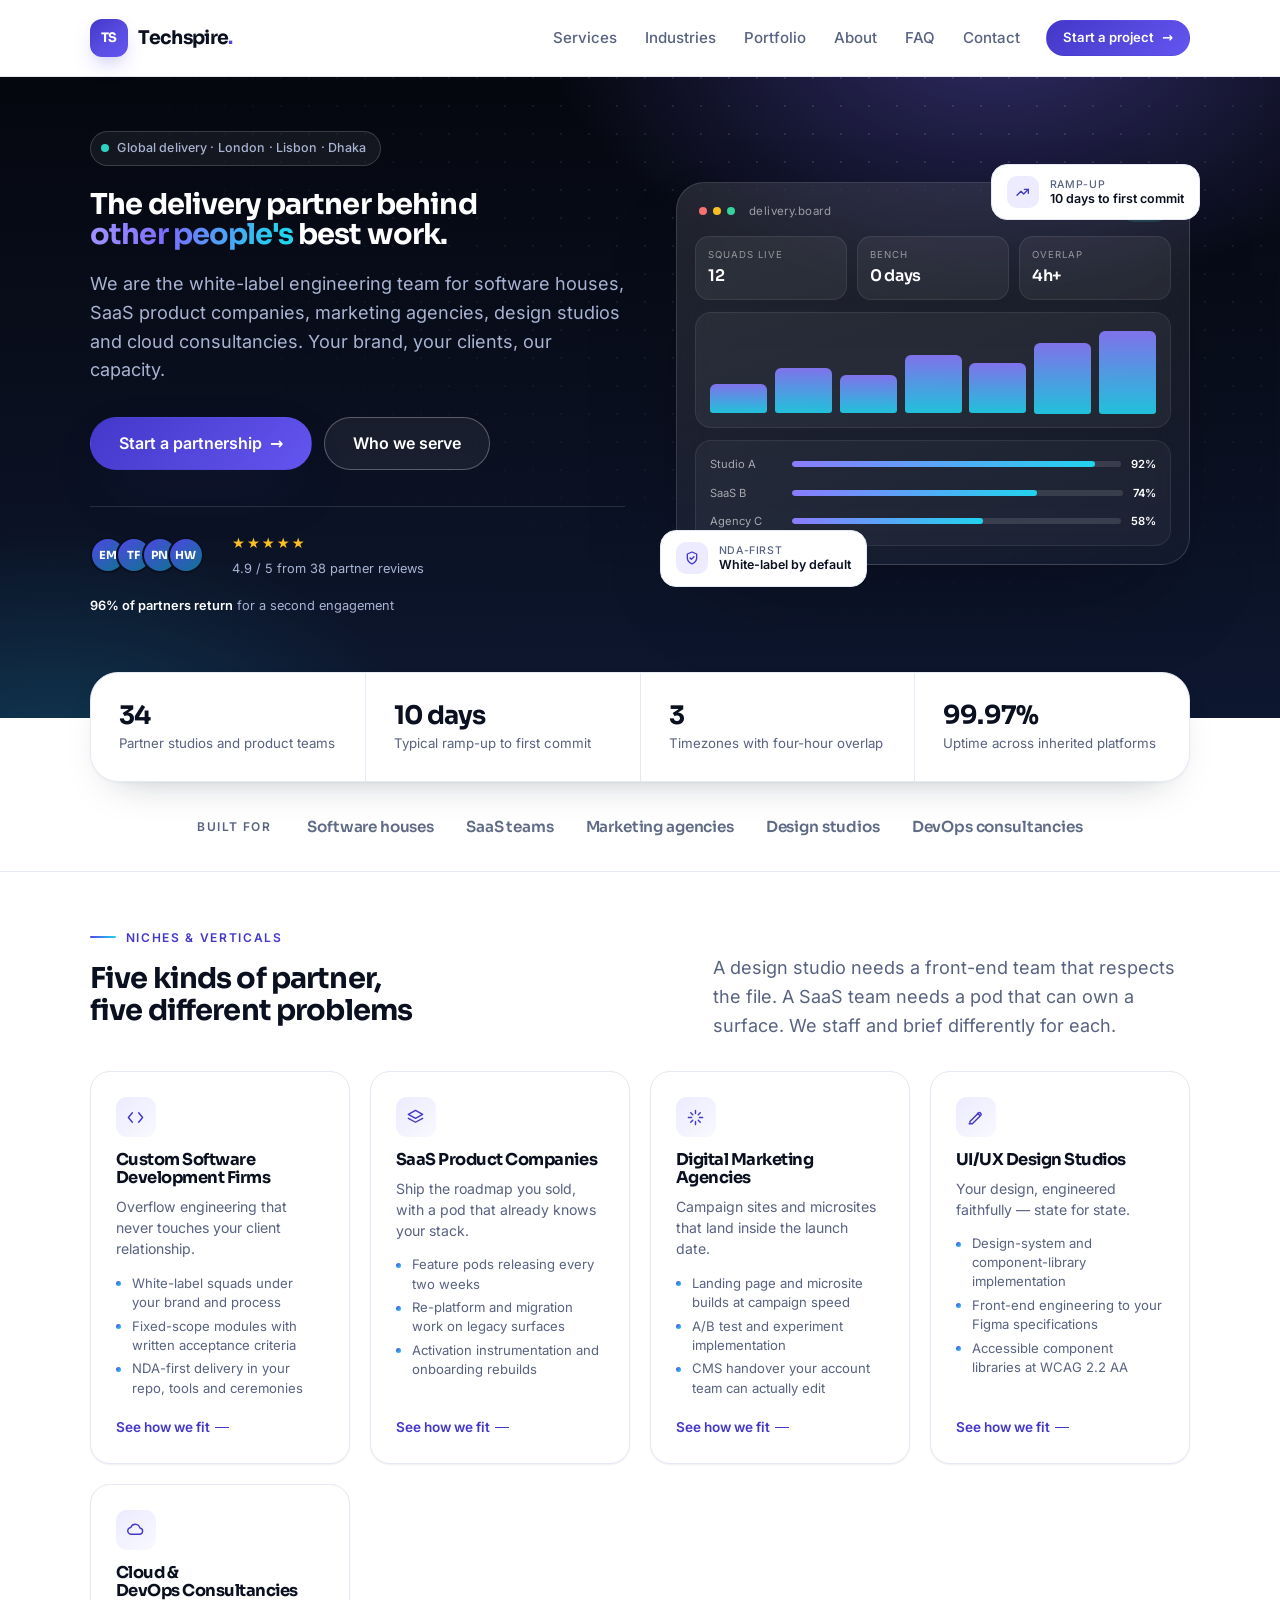
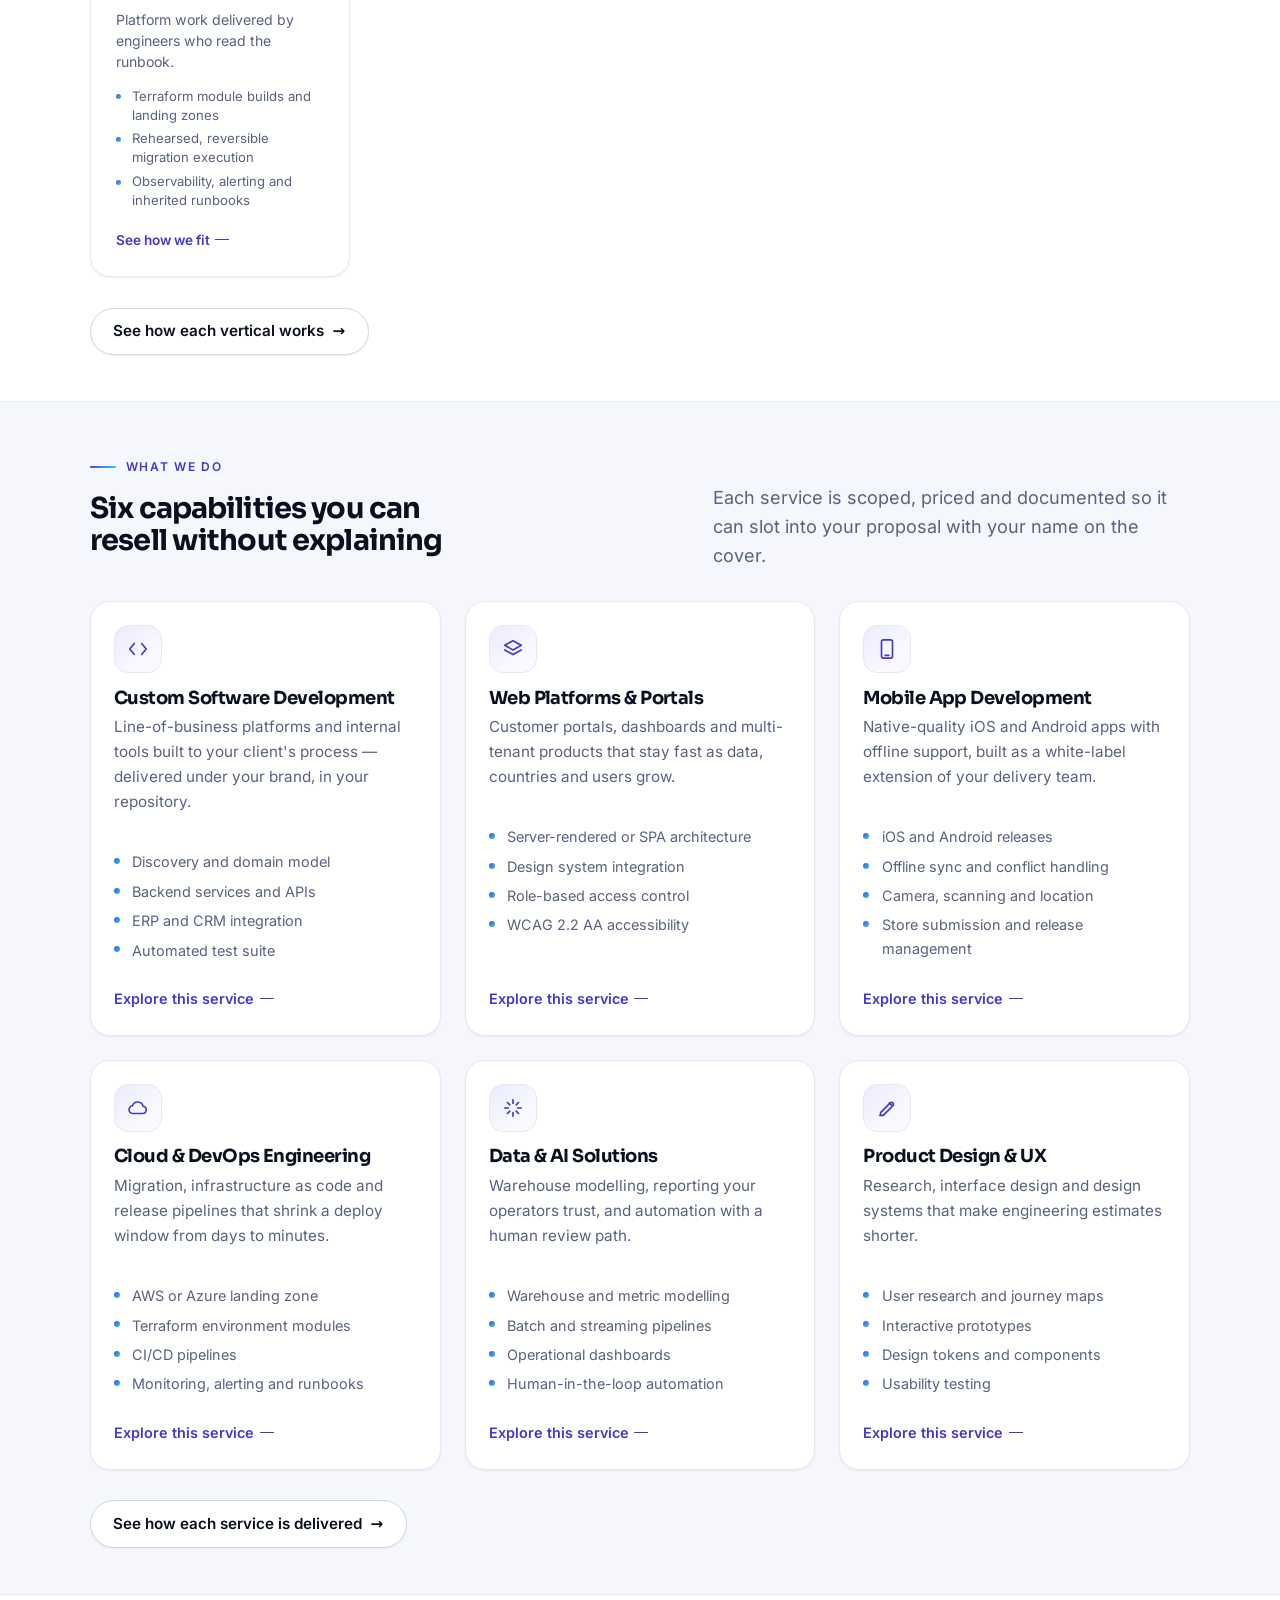
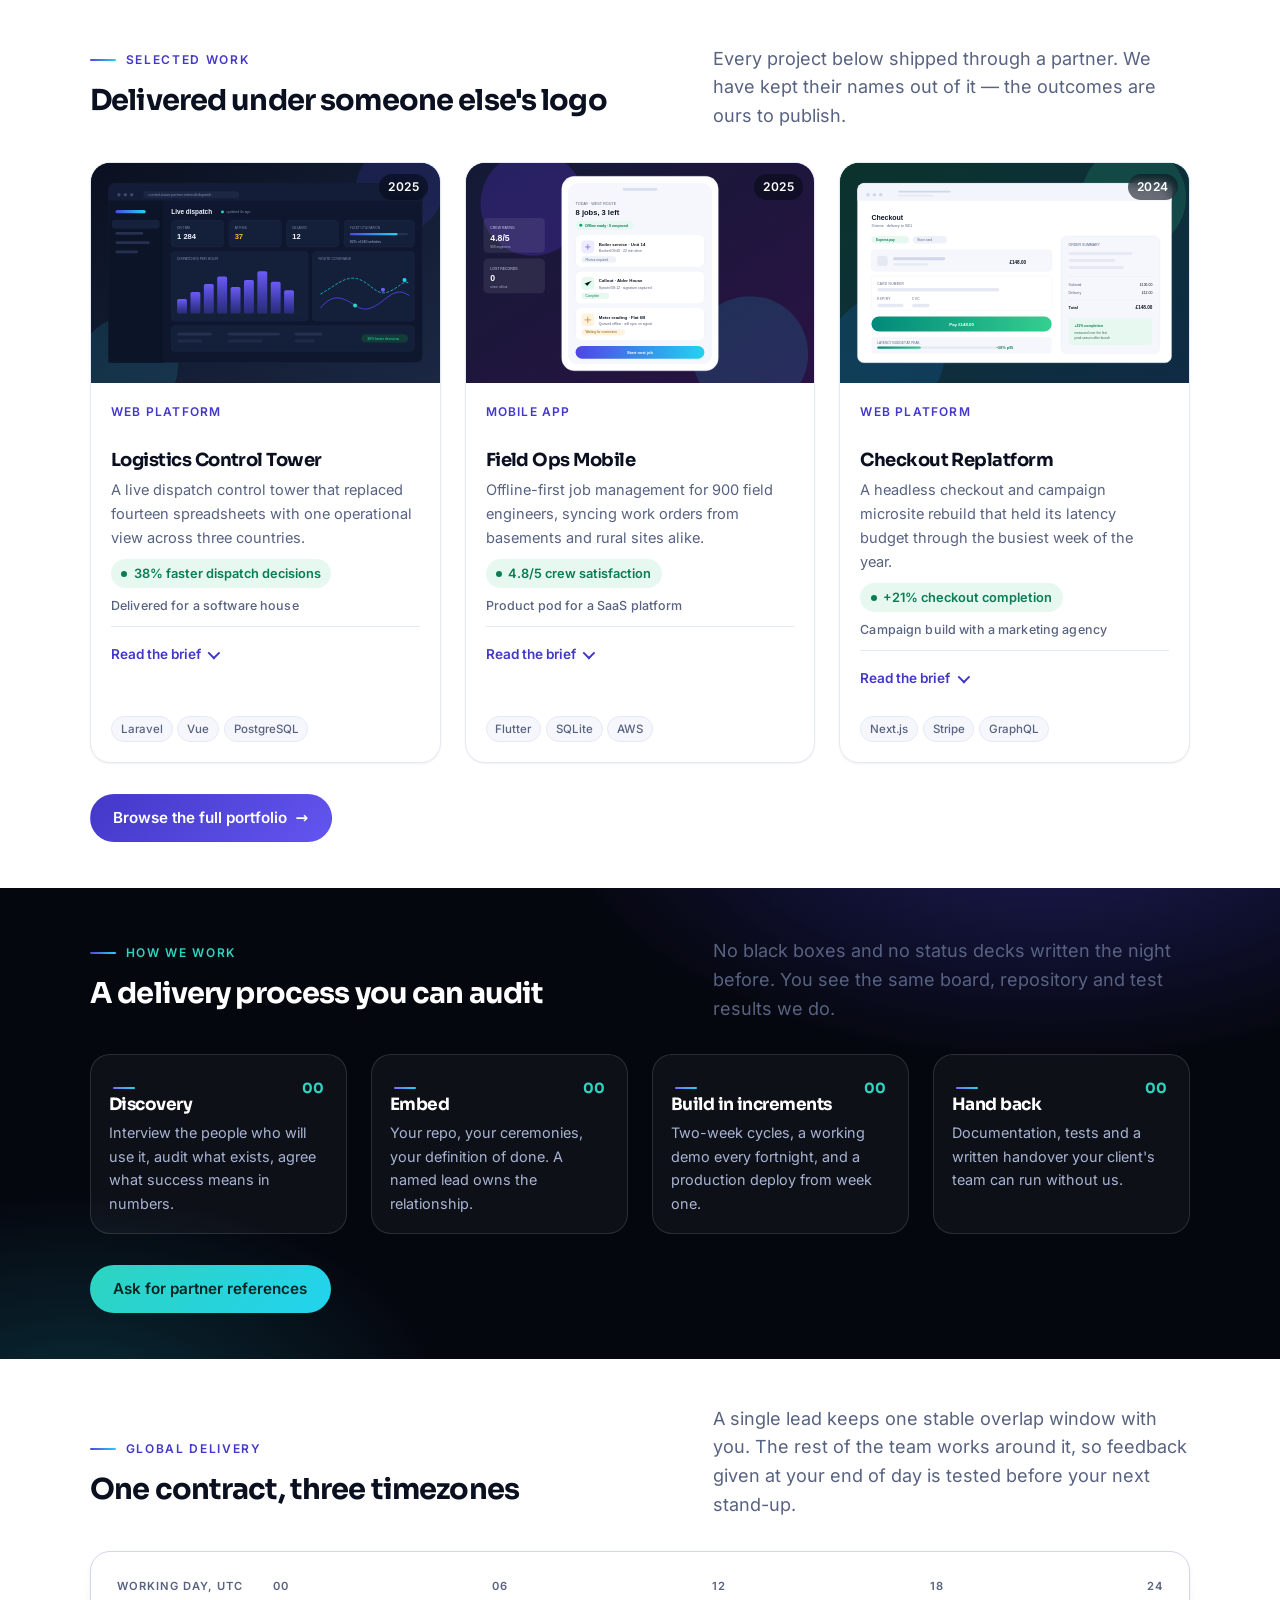
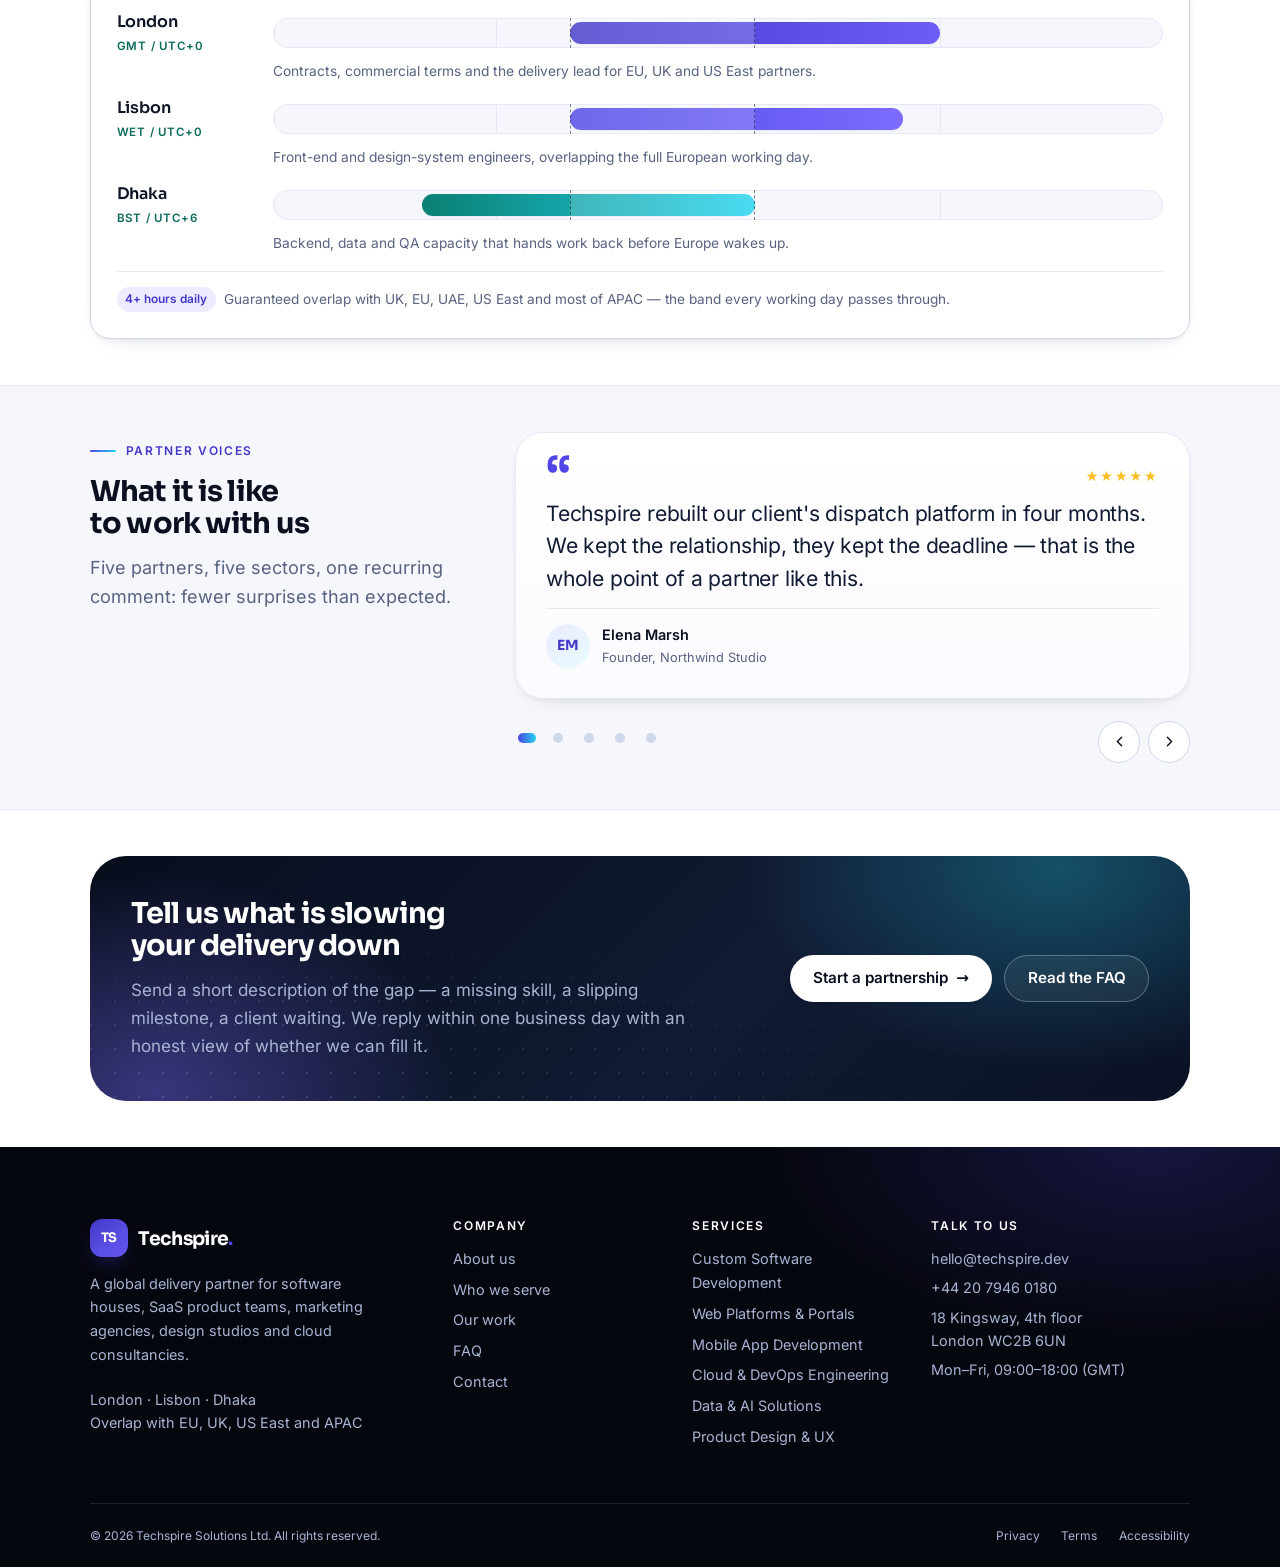
<file: resources/views/frontend/index.html>
<!doctype html>
<html lang="en">
  <head>
    <meta charset="utf-8" />
    <meta name="viewport" content="width=device-width, initial-scale=1" />
    <title>
      Techspire — global delivery partner for agencies and product teams
    </title>
    <meta
      name="description"
      content="Techspire is the white-label engineering partner for software houses, SaaS product companies, marketing agencies, design studios and cloud consultancies. 34 specialists across three timezones."
    />
    <link
      rel="icon"
      href="data:image/svg+xml,%3Csvg xmlns='http://www.w3.org/2000/svg' viewBox='0 0 32 32'%3E%3Crect width='32' height='32' rx='8' fill='%234f46e5'/%3E%3Ctext x='16' y='22' font-family='Segoe UI,Arial' font-size='14' font-weight='700' fill='white' text-anchor='middle'%3ETS%3C/text%3E%3C/svg%3E"
    />
    <link rel="stylesheet" href="../../../public/css/style.css" />
  </head>
  <body data-page="home">
    <a class="skip-link" href="#main">Skip to main content</a>

    <div data-component="header"></div>

    <noscript>
      <nav class="container nav-fallback" aria-label="Pages">
        <a href="index.html">Home</a>
        <a href="services.html">Services</a>
        <a href="industries.html">Industries</a>
        <a href="portfolio.html">Portfolio</a>
        <a href="about.html">About</a>
        <a href="faq.html">FAQ</a>
        <a href="contact.html">Contact</a>
      </nav>
    </noscript>

    <main id="main">
      <section class="hero" aria-labelledby="hero-title">
        <div class="container hero__inner">
          <div class="hero__copy">
            <p class="badge">
              <span class="badge__dot" aria-hidden="true"></span> Global
              delivery · London · Lisbon · Dhaka
            </p>

            <h1 id="hero-title">
              The delivery partner behind
              <span class="text-gradient">other people's</span> best work.
            </h1>

            <p class="lead">
              We are the white-label engineering team for software houses, SaaS
              product companies, marketing agencies, design studios and cloud
              consultancies. Your brand, your clients, our capacity.
            </p>

            <div class="hero__actions">
              <a class="btn btn--primary btn--lg" href="contact.html">
                Start a partnership
                <span class="btn__arrow" aria-hidden="true">→</span>
              </a>
              <a class="btn btn--outline-invert btn--lg" href="industries.html"
                >Who we serve</a
              >
            </div>

            <div class="hero__trust">
              <div class="avatar-stack" aria-hidden="true">
                <span class="avatar">EM</span>
                <span class="avatar">TF</span>
                <span class="avatar">PN</span>
                <span class="avatar">HW</span>
              </div>
              <div class="rating">
                <span class="rating__stars" aria-hidden="true">★★★★★</span>
                <span>4.9 / 5 from 38 partner reviews</span>
              </div>
              <p class="rating">
                <span
                  ><strong>96% of partners return</strong> for a second
                  engagement</span
                >
              </p>
            </div>
          </div>

          <div class="hero__visual">
            <div
              class="mockup"
              role="img"
              aria-label="Illustration of a shared delivery board showing utilisation, active squads and regional overlap"
            >
              <div class="mockup__bar">
                <span class="mockup__dots" aria-hidden="true"
                  ><span></span><span></span><span></span
                ></span>
                <span class="mockup__name">delivery.board</span>
                <span class="mockup__live">Live</span>
              </div>

              <div class="mockup__body">
                <div class="mockup__kpis">
                  <div class="kpi">
                    <span class="kpi__label">Squads live</span>
                    <span class="kpi__value">12</span>
                  </div>
                  <div class="kpi">
                    <span class="kpi__label">Bench</span>
                    <span class="kpi__value">0 days</span>
                  </div>
                  <div class="kpi">
                    <span class="kpi__label">Overlap</span>
                    <span class="kpi__value">4h+</span>
                  </div>
                </div>

                <div class="mockup__chart" aria-hidden="true">
                  <span></span><span></span><span></span><span></span
                  ><span></span><span></span><span></span>
                </div>

                <div class="mockup__rows">
                  <div class="mockup__row">
                    <span>Studio A</span>
                    <span class="mockup__track"
                      ><span class="mockup__fill mockup__fill--92"></span
                    ></span>
                    <b>92%</b>
                  </div>
                  <div class="mockup__row">
                    <span>SaaS B</span>
                    <span class="mockup__track"
                      ><span class="mockup__fill mockup__fill--74"></span
                    ></span>
                    <b>74%</b>
                  </div>
                  <div class="mockup__row">
                    <span>Agency C</span>
                    <span class="mockup__track"
                      ><span class="mockup__fill mockup__fill--58"></span
                    ></span>
                    <b>58%</b>
                  </div>
                </div>
              </div>
            </div>

            <div class="float-card float-card--a">
              <span class="float-card__icon" aria-hidden="true">
                <svg
                  viewBox="0 0 24 24"
                  fill="none"
                  stroke="currentColor"
                  stroke-width="2"
                  stroke-linecap="round"
                  stroke-linejoin="round"
                  width="16"
                  height="16"
                >
                  <path d="M3 17l6-6 4 4 7-7" />
                  <path d="M14 8h6v6" />
                </svg>
              </span>
              <span>
                <span class="float-card__label">Ramp-up</span>
                10 days to first commit
              </span>
            </div>

            <div class="float-card float-card--b">
              <span class="float-card__icon" aria-hidden="true">
                <svg
                  viewBox="0 0 24 24"
                  fill="none"
                  stroke="currentColor"
                  stroke-width="2"
                  stroke-linecap="round"
                  stroke-linejoin="round"
                  width="16"
                  height="16"
                >
                  <path d="M12 3l7 3v6c0 4-3 7-7 9-4-2-7-5-7-9V6l7-3z" />
                  <path d="M9 12l2 2 4-4" />
                </svg>
              </span>
              <span>
                <span class="float-card__label">NDA-first</span>
                White-label by default
              </span>
            </div>
          </div>
        </div>
      </section>

      <div class="metrics-band">
        <div class="container">
          <div class="metrics">
            <div class="metric">
              <span class="metric__value">34</span>
              <span class="metric__label"
                >Partner studios and product teams</span
              >
            </div>
            <div class="metric">
              <span class="metric__value">10 days</span>
              <span class="metric__label">Typical ramp-up to first commit</span>
            </div>
            <div class="metric">
              <span class="metric__value">3</span>
              <span class="metric__label"
                >Timezones with four-hour overlap</span
              >
            </div>
            <div class="metric">
              <span class="metric__value">99.97%</span>
              <span class="metric__label"
                >Uptime across inherited platforms</span
              >
            </div>
          </div>
        </div>
      </div>

      <section class="trust" aria-label="Who we partner with">
        <div class="container trust__inner">
          <p class="trust__label">Built for</p>
          <ul class="trust__list">
            <li>Software houses</li>
            <li>SaaS teams</li>
            <li>Marketing agencies</li>
            <li>Design studios</li>
            <li>DevOps consultancies</li>
          </ul>
        </div>
      </section>

      <section class="section" aria-labelledby="verticals-title">
        <div class="container">
          <div class="section__head section__head--split">
            <div>
              <p class="eyebrow">Niches &amp; verticals</p>
              <h2 id="verticals-title">
                Five kinds of partner, five different problems
              </h2>
            </div>
            <p class="lead">
              A design studio needs a front-end team that respects the file. A
              SaaS team needs a pod that can own a surface. We staff and brief
              differently for each.
            </p>
          </div>

          <!-- Cards from jsonData/verticals.json -->
          <div class="vertical-grid" data-collection="verticals"></div>

          <div class="section__actions">
            <a class="btn btn--ghost" href="industries.html">
              See how each vertical works
              <span class="btn__arrow" aria-hidden="true">→</span>
            </a>
          </div>
        </div>
      </section>

      <section class="section section--soft" aria-labelledby="services-title">
        <div class="container">
          <div class="section__head section__head--split">
            <div>
              <p class="eyebrow">What we do</p>
              <h2 id="services-title">
                Six capabilities you can resell without explaining
              </h2>
            </div>
            <p class="lead">
              Each service is scoped, priced and documented so it can slot into
              your proposal with your name on the cover.
            </p>
          </div>

          <!-- Cards from jsonData/services.json (single source of truth) -->
          <div class="grid grid--3" data-collection="services"></div>

          <div class="section__actions">
            <a class="btn btn--ghost" href="services.html">
              See how each service is delivered
              <span class="btn__arrow" aria-hidden="true">→</span>
            </a>
          </div>
        </div>
      </section>

      <section class="section" aria-labelledby="work-title">
        <div class="container">
          <div class="section__head section__head--split">
            <div>
              <p class="eyebrow">Selected work</p>
              <h2 id="work-title">Delivered under someone else's logo</h2>
            </div>
            <p class="lead">
              Every project below shipped through a partner. We have kept their
              names out of it — the outcomes are ours to publish.
            </p>
          </div>

          <!-- Featured subset of jsonData/projects.json -->
          <ul
            class="project-grid"
            data-collection="projects"
            data-filter="featured"
            data-limit="3"
          ></ul>

          <div class="section__actions">
            <a class="btn btn--primary" href="portfolio.html">
              Browse the full portfolio
              <span class="btn__arrow" aria-hidden="true">→</span>
            </a>
          </div>
        </div>
      </section>

      <section class="section section--ink" aria-labelledby="process-title">
        <div class="container">
          <div class="section__head section__head--split">
            <div>
              <p class="eyebrow">How we work</p>
              <h2 id="process-title">A delivery process you can audit</h2>
            </div>
            <p class="lead">
              No black boxes and no status decks written the night before. You
              see the same board, repository and test results we do.
            </p>
          </div>

          <ol class="steps">
            <li>
              <h3>Discovery</h3>
              <p>
                Interview the people who will use it, audit what exists, agree
                what success means in numbers.
              </p>
            </li>
            <li>
              <h3>Embed</h3>
              <p>
                Your repo, your ceremonies, your definition of done. A named
                lead owns the relationship.
              </p>
            </li>
            <li>
              <h3>Build in increments</h3>
              <p>
                Two-week cycles, a working demo every fortnight, and a
                production deploy from week one.
              </p>
            </li>
            <li>
              <h3>Hand back</h3>
              <p>
                Documentation, tests and a written handover your client's team
                can run without us.
              </p>
            </li>
          </ol>

          <div class="section__actions">
            <a class="btn btn--accent" href="contact.html"
              >Ask for partner references</a
            >
          </div>
        </div>
      </section>

      <section class="section" aria-labelledby="global-title">
        <div class="container">
          <div class="section__head section__head--split">
            <div>
              <p class="eyebrow">Global delivery</p>
              <h2 id="global-title">One contract, three timezones</h2>
            </div>
            <p class="lead">
              A single lead keeps one stable overlap window with you. The rest
              of the team works around it, so feedback given at your end of day
              is tested before your next stand-up.
            </p>
          </div>

          <div class="coverage">
            <div class="coverage__head">
              <p class="coverage__title">Working day, UTC</p>
              <ul class="coverage__scale" aria-hidden="true">
                <li>00</li>
                <li>06</li>
                <li>12</li>
                <li>18</li>
                <li>24</li>
              </ul>
            </div>

            <ul class="coverage__rows">
              <li class="coverage-row">
                <div class="coverage-row__id">
                  <span class="coverage-row__city">London</span>
                  <span class="coverage-row__zone">GMT / UTC+0</span>
                </div>
                <div class="coverage-row__track" aria-hidden="true">
                  <span
                    class="coverage-row__window coverage-row__window--london"
                  ></span>
                </div>
                <p class="coverage-row__note">
                  Contracts, commercial terms and the delivery lead for EU, UK
                  and US East partners.
                </p>
              </li>
              <li class="coverage-row">
                <div class="coverage-row__id">
                  <span class="coverage-row__city">Lisbon</span>
                  <span class="coverage-row__zone">WET / UTC+0</span>
                </div>
                <div class="coverage-row__track" aria-hidden="true">
                  <span
                    class="coverage-row__window coverage-row__window--lisbon"
                  ></span>
                </div>
                <p class="coverage-row__note">
                  Front-end and design-system engineers, overlapping the full
                  European working day.
                </p>
              </li>
              <li class="coverage-row">
                <div class="coverage-row__id">
                  <span class="coverage-row__city">Dhaka</span>
                  <span class="coverage-row__zone">BST / UTC+6</span>
                </div>
                <div class="coverage-row__track" aria-hidden="true">
                  <span
                    class="coverage-row__window coverage-row__window--dhaka"
                  ></span>
                </div>
                <p class="coverage-row__note">
                  Backend, data and QA capacity that hands work back before
                  Europe wakes up.
                </p>
              </li>
            </ul>

            <p class="coverage__foot">
              <span class="coverage__badge">4+ hours daily</span>
              <span>
                Guaranteed overlap with UK, EU, UAE, US East and most of APAC —
                the band every working day passes through.
              </span>
            </p>
          </div>
        </div>
      </section>

      <section
        class="section section--soft"
        aria-labelledby="testimonials-title"
      >
        <div class="container voice">
          <div class="voice__intro">
            <p class="eyebrow">Partner voices</p>
            <h2 id="testimonials-title">What it is like to work with us</h2>
            <p class="lead">
              Five partners, five sectors, one recurring comment: fewer
              surprises than expected.
            </p>
          </div>

          <div
            class="carousel"
            data-carousel
            data-autoplay="8000"
            aria-roledescription="carousel"
            aria-label="Partner testimonials"
          >
            <div class="carousel__viewport">
              <!-- Slides from jsonData/testimonials.json -->
              <div class="carousel__track" data-collection="testimonials"></div>
            </div>

            <div class="carousel__controls">
              <ul class="carousel__dots" data-carousel-dots></ul>
              <div class="carousel__buttons">
                <button
                  class="carousel__button"
                  type="button"
                  data-carousel-prev
                  aria-label="Previous testimonial"
                >
                  <svg
                    viewBox="0 0 24 24"
                    fill="none"
                    stroke="currentColor"
                    stroke-width="2"
                    stroke-linecap="round"
                    stroke-linejoin="round"
                    aria-hidden="true"
                  >
                    <path d="M15 18l-6-6 6-6" />
                  </svg>
                </button>
                <button
                  class="carousel__button"
                  type="button"
                  data-carousel-next
                  aria-label="Next testimonial"
                >
                  <svg
                    viewBox="0 0 24 24"
                    fill="none"
                    stroke="currentColor"
                    stroke-width="2"
                    stroke-linecap="round"
                    stroke-linejoin="round"
                    aria-hidden="true"
                  >
                    <path d="M9 6l6 6-6 6" />
                  </svg>
                </button>
              </div>
            </div>
          </div>
        </div>
      </section>

      <section class="section" aria-labelledby="cta-title">
        <div class="container">
          <div class="cta-band">
            <div class="cta-band__body">
              <div>
                <h2 id="cta-title">
                  Tell us what is slowing your delivery down
                </h2>
                <p>
                  Send a short description of the gap — a missing skill, a
                  slipping milestone, a client waiting. We reply within one
                  business day with an honest view of whether we can fill it.
                </p>
              </div>
              <div class="btn-row">
                <a class="btn btn--invert" href="contact.html">
                  Start a partnership
                  <span class="btn__arrow" aria-hidden="true">→</span>
                </a>
                <a class="btn btn--outline-invert" href="faq.html"
                  >Read the FAQ</a
                >
              </div>
            </div>
          </div>
        </div>
      </section>
    </main>

    <div data-component="footer"></div>

    <script src="../../../public/js/components.js" defer></script>
    <script src="../../../public/js/data.js" defer></script>
    <script src="../../../public/js/carousel.js" defer></script>
  </body>
</html>
</file>
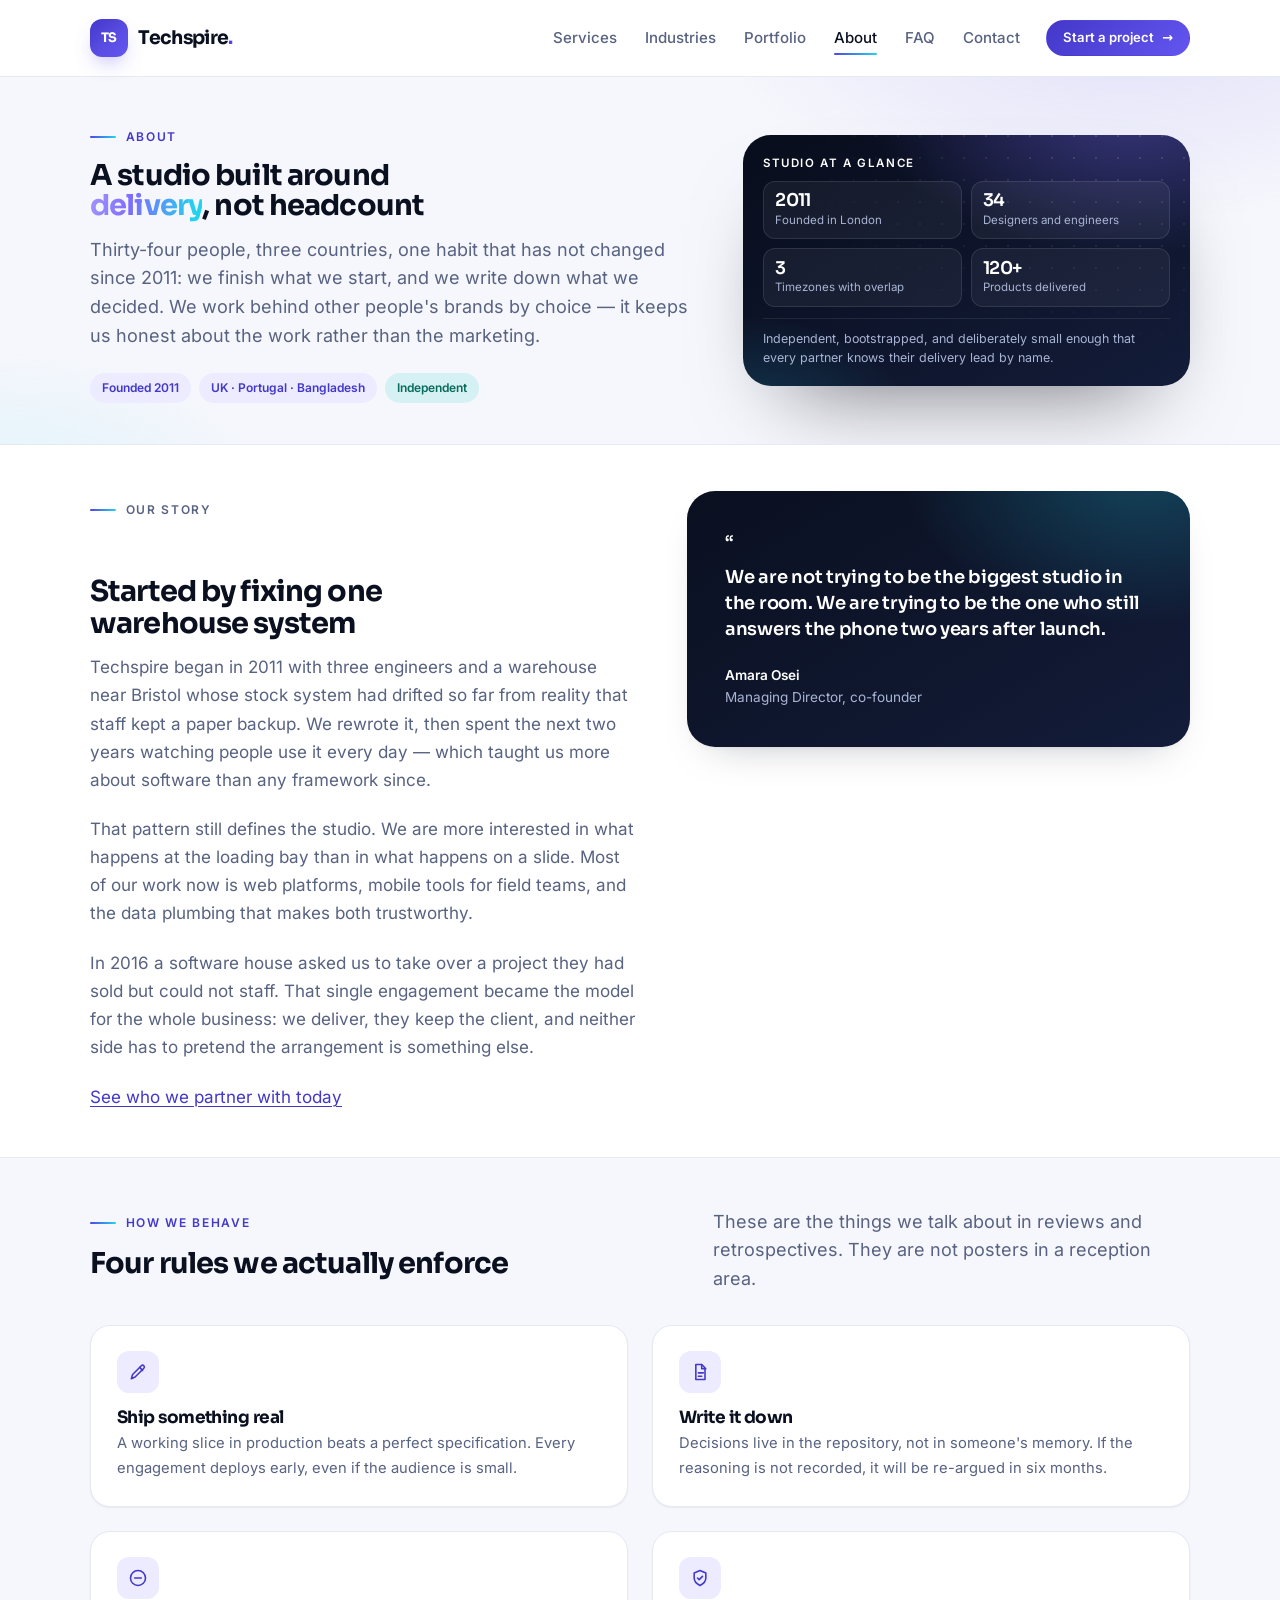
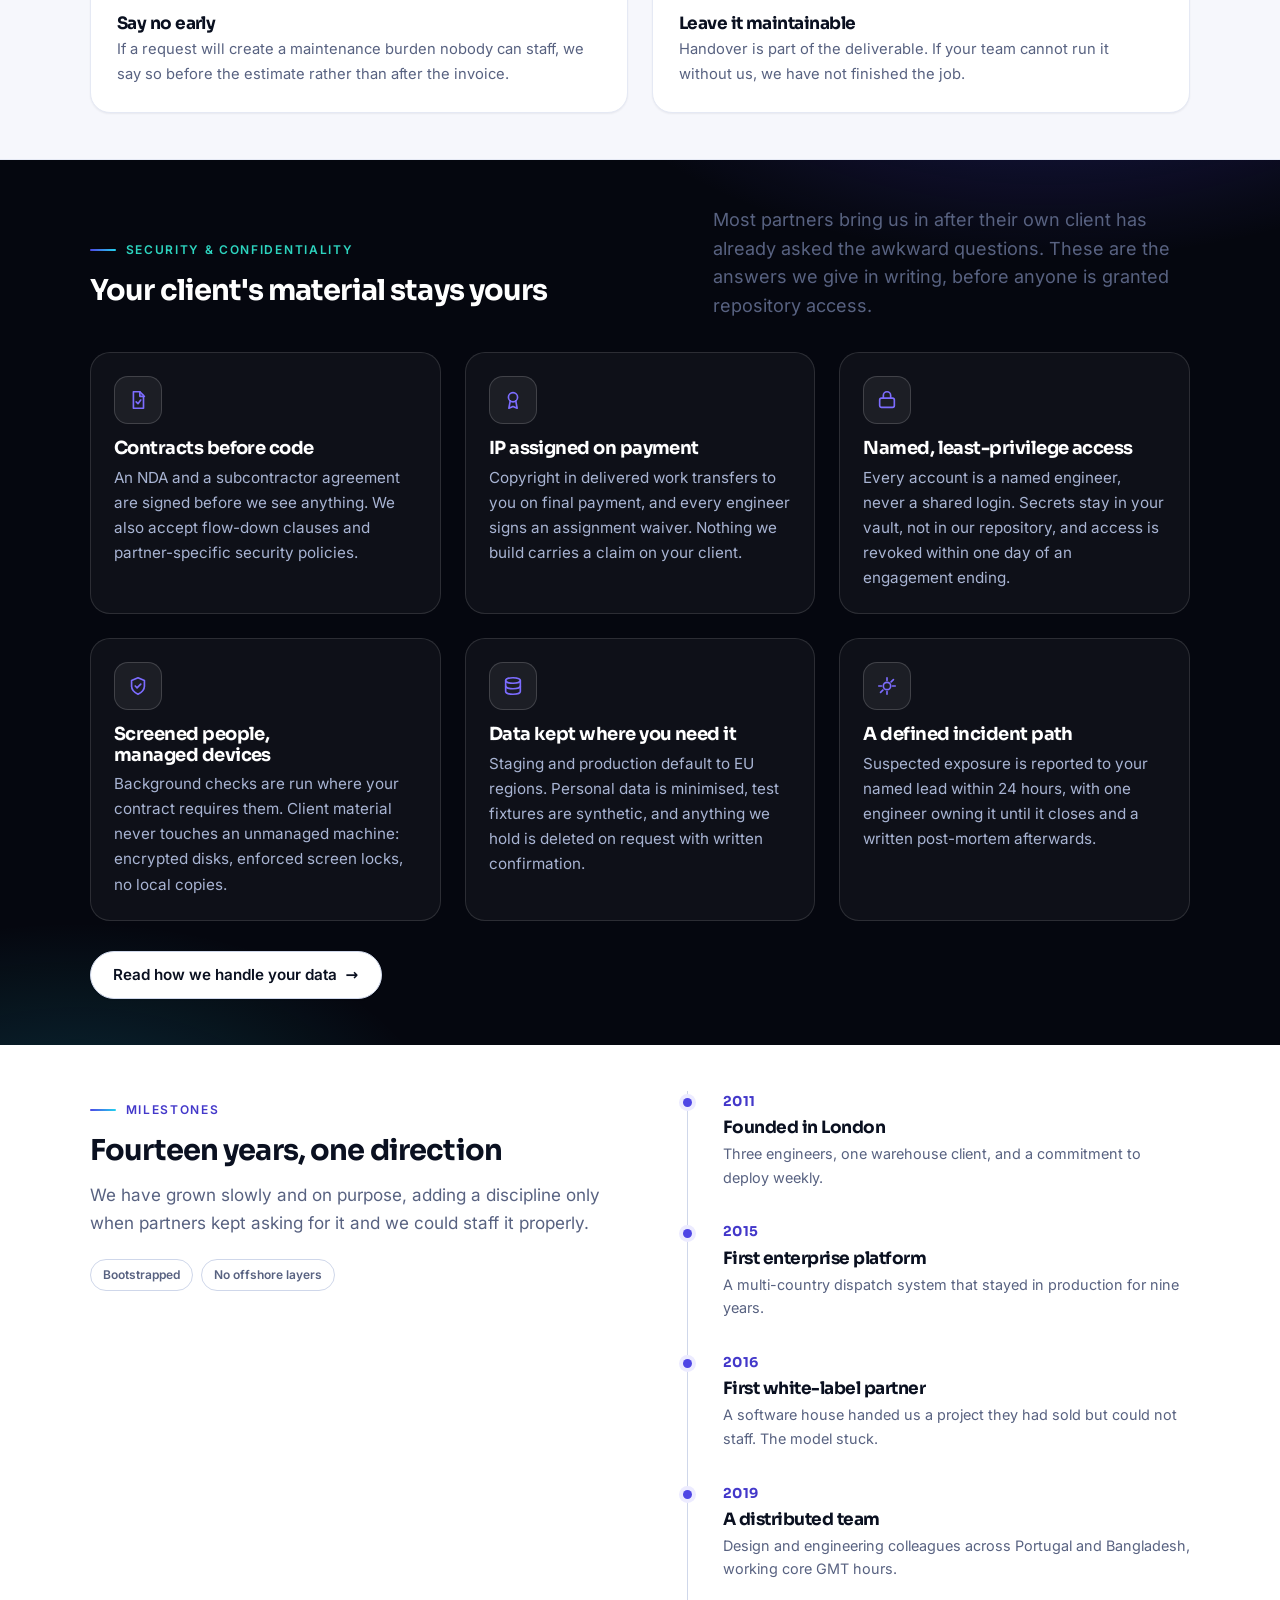
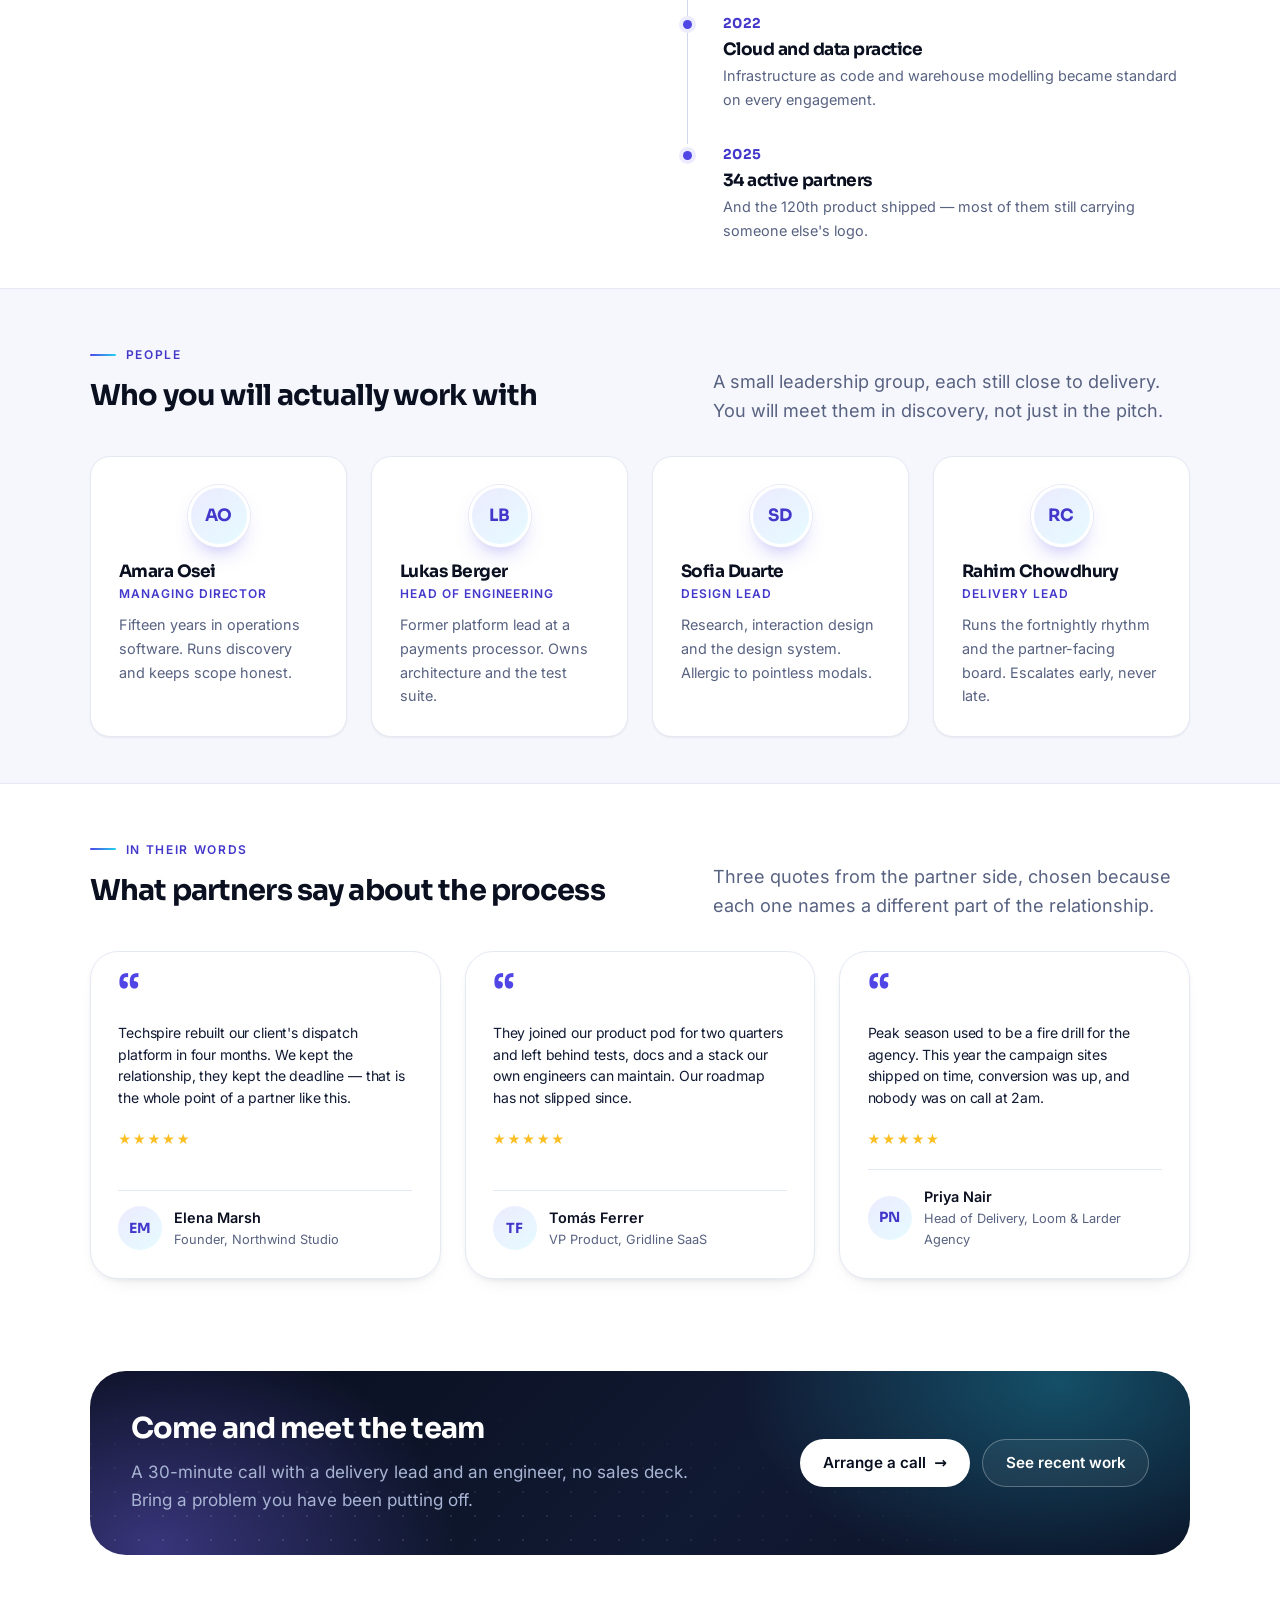
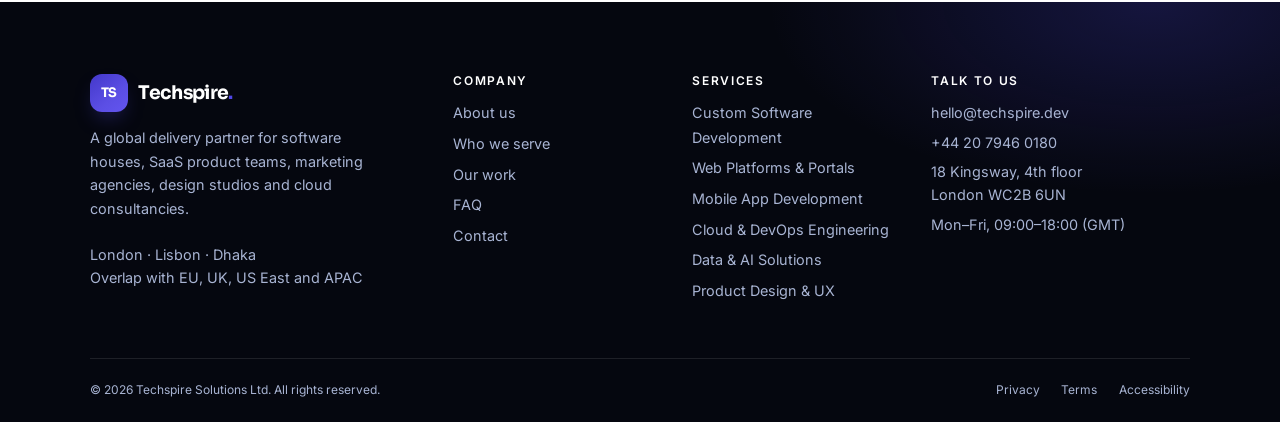
<file: resources/views/frontend/about.html>
<!DOCTYPE html>
<html lang="en">
<head>
  <meta charset="utf-8" />
  <meta name="viewport" content="width=device-width, initial-scale=1" />
  <title>About — the Techspire delivery partner story</title>
  <meta name="description" content="Techspire is a 34-person global delivery partner founded in 2011, working behind software houses, SaaS teams, agencies, studios and consultancies." />
  <link rel="icon" href="data:image/svg+xml,%3Csvg xmlns='http://www.w3.org/2000/svg' viewBox='0 0 32 32'%3E%3Crect width='32' height='32' rx='8' fill='%234f46e5'/%3E%3Ctext x='16' y='22' font-family='Segoe UI,Arial' font-size='14' font-weight='700' fill='white' text-anchor='middle'%3ETS%3C/text%3E%3C/svg%3E" />
  <link rel="stylesheet" href="../../../public/css/style.css" />
</head>
<body data-page="about">
  <a class="skip-link" href="#main">Skip to main content</a>

  <div data-component="header"></div>

  <noscript>
    <nav class="container nav-fallback" aria-label="Pages">
      <a href="index.html">Home</a>
      <a href="services.html">Services</a>
      <a href="industries.html">Industries</a>
      <a href="portfolio.html">Portfolio</a>
      <a href="about.html">About</a>
      <a href="faq.html">FAQ</a>
      <a href="contact.html">Contact</a>
    </nav>
  </noscript>

  <main id="main">
    <section class="page-hero">
      <div class="container page-hero__inner">
        <div>
          <p class="eyebrow">About</p>
          <h1>A studio built around <span class="text-gradient">delivery</span>, not headcount</h1>
          <p class="lead">
            Thirty-four people, three countries, one habit that has not changed since 2011: we finish
            what we start, and we write down what we decided. We work behind other people's brands by
            choice — it keeps us honest about the work rather than the marketing.
          </p>
          <ul class="page-hero__meta">
            <li><span class="pill">Founded 2011</span></li>
            <li><span class="pill">UK · Portugal · Bangladesh</span></li>
            <li><span class="pill pill--accent">Independent</span></li>
          </ul>
        </div>

        <aside class="hero-panel" aria-label="Studio at a glance">
          <p class="hero-panel__title">Studio at a glance</p>
          <ul class="hero-panel__stats">
            <li><strong>2011</strong><span>Founded in London</span></li>
            <li><strong>34</strong><span>Designers and engineers</span></li>
            <li><strong>3</strong><span>Timezones with overlap</span></li>
            <li><strong>120+</strong><span>Products delivered</span></li>
          </ul>
          <p class="hero-panel__note">Independent, bootstrapped, and deliberately small enough that every partner knows their delivery lead by name.</p>
        </aside>
      </div>
    </section>

    <section class="section" aria-labelledby="story-title">
      <div class="container split split--top">
        <div class="prose">
          <p class="eyebrow">Our story</p>
          <h2 id="story-title">Started by fixing one warehouse system</h2>
          <p>
            Techspire began in 2011 with three engineers and a warehouse near Bristol whose stock
            system had drifted so far from reality that staff kept a paper backup. We rewrote it, then
            spent the next two years watching people use it every day — which taught us more about
            software than any framework since.
          </p>
          <p>
            That pattern still defines the studio. We are more interested in what happens at the
            loading bay than in what happens on a slide. Most of our work now is web platforms,
            mobile tools for field teams, and the data plumbing that makes both trustworthy.
          </p>
          <p>
            In 2016 a software house asked us to take over a project they had sold but could not
            staff. That single engagement became the model for the whole business: we deliver, they
            keep the client, and neither side has to pretend the arrangement is something else.
          </p>
          <p>
            <a href="industries.html">See who we partner with today</a>
          </p>
        </div>

        <div class="quote-panel">
          <p class="quote-panel__mark" aria-hidden="true">“</p>
          <p>
            We are not trying to be the biggest studio in the room. We are trying to be the one who
            still answers the phone two years after launch.
          </p>
          <span class="quote-panel__by">
            <b>Amara Osei</b><br />
            Managing Director, co-founder
          </span>
        </div>
      </div>
    </section>

    <section class="section section--soft" aria-labelledby="values-title">
      <div class="container">
        <div class="section__head section__head--split">
          <div>
            <p class="eyebrow">How we behave</p>
            <h2 id="values-title">Four rules we actually enforce</h2>
          </div>
          <p class="lead">
            These are the things we talk about in reviews and retrospectives. They are not posters in
            a reception area.
          </p>
        </div>

        <ul class="value-list">
          <li>
            <span class="value-card__icon" aria-hidden="true">
              <svg viewBox="0 0 24 24" fill="none" stroke="currentColor" stroke-width="1.9" stroke-linecap="round" stroke-linejoin="round"><path d="M4 20l1.5-5L16 4.5a2.1 2.1 0 0 1 3 3L8.5 18 4 20z" /><path d="M14 6.5l3.5 3.5" /></svg>
            </span>
            <h3>Ship something real</h3>
            <p>A working slice in production beats a perfect specification. Every engagement deploys early, even if the audience is small.</p>
          </li>
          <li>
            <span class="value-card__icon" aria-hidden="true">
              <svg viewBox="0 0 24 24" fill="none" stroke="currentColor" stroke-width="1.9" stroke-linecap="round" stroke-linejoin="round"><path d="M7 3h7l4 4v14H7z" /><path d="M14 3v5h5" /><path d="M10 13h6M10 17h4" /></svg>
            </span>
            <h3>Write it down</h3>
            <p>Decisions live in the repository, not in someone's memory. If the reasoning is not recorded, it will be re-argued in six months.</p>
          </li>
          <li>
            <span class="value-card__icon" aria-hidden="true">
              <svg viewBox="0 0 24 24" fill="none" stroke="currentColor" stroke-width="1.9" stroke-linecap="round" stroke-linejoin="round"><circle cx="12" cy="12" r="9" /><path d="M8 12h8" /></svg>
            </span>
            <h3>Say no early</h3>
            <p>If a request will create a maintenance burden nobody can staff, we say so before the estimate rather than after the invoice.</p>
          </li>
          <li>
            <span class="value-card__icon" aria-hidden="true">
              <svg viewBox="0 0 24 24" fill="none" stroke="currentColor" stroke-width="1.9" stroke-linecap="round" stroke-linejoin="round"><path d="M12 3l7 3v6c0 4-3 7-7 9-4-2-7-5-7-9V6l7-3z" /><path d="M9 12l2 2 4-4" /></svg>
            </span>
            <h3>Leave it maintainable</h3>
            <p>Handover is part of the deliverable. If your team cannot run it without us, we have not finished the job.</p>
          </li>
        </ul>
      </div>
    </section>

    <section class="section section--ink" aria-labelledby="security-title">
      <div class="container">
        <div class="section__head section__head--split">
          <div>
            <p class="eyebrow">Security &amp; confidentiality</p>
            <h2 id="security-title">Your client's material stays yours</h2>
          </div>
          <p class="lead">
            Most partners bring us in after their own client has already asked the awkward questions.
            These are the answers we give in writing, before anyone is granted repository access.
          </p>
        </div>

        <div class="grid grid--3">
          <article class="card">
            <span class="card__icon" aria-hidden="true">
              <svg viewBox="0 0 24 24" fill="none" stroke="currentColor" stroke-width="1.8" stroke-linecap="round" stroke-linejoin="round"><path d="M7 3h7l4 4v14H7z" /><path d="M14 3v5h5" /><path d="M10 14l2 2 3-4" /></svg>
            </span>
            <h3 class="card__title">Contracts before code</h3>
            <p class="card__text">
              An NDA and a subcontractor agreement are signed before we see anything. We also accept
              flow-down clauses and partner-specific security policies.
            </p>
          </article>

          <article class="card">
            <span class="card__icon" aria-hidden="true">
              <svg viewBox="0 0 24 24" fill="none" stroke="currentColor" stroke-width="1.8" stroke-linecap="round" stroke-linejoin="round"><circle cx="12" cy="9" r="5" /><path d="M9 13l-1.5 8L12 19l4.5 2-1.5-8" /></svg>
            </span>
            <h3 class="card__title">IP assigned on payment</h3>
            <p class="card__text">
              Copyright in delivered work transfers to you on final payment, and every engineer signs
              an assignment waiver. Nothing we build carries a claim on your client.
            </p>
          </article>

          <article class="card">
            <span class="card__icon" aria-hidden="true">
              <svg viewBox="0 0 24 24" fill="none" stroke="currentColor" stroke-width="1.8" stroke-linecap="round" stroke-linejoin="round"><rect x="4" y="10" width="16" height="10" rx="2" /><path d="M8 10V7a4 4 0 0 1 8 0v3" /></svg>
            </span>
            <h3 class="card__title">Named, least-privilege access</h3>
            <p class="card__text">
              Every account is a named engineer, never a shared login. Secrets stay in your vault, not
              in our repository, and access is revoked within one day of an engagement ending.
            </p>
          </article>

          <article class="card">
            <span class="card__icon" aria-hidden="true">
              <svg viewBox="0 0 24 24" fill="none" stroke="currentColor" stroke-width="1.8" stroke-linecap="round" stroke-linejoin="round"><path d="M12 3l7 3v6c0 4-3 7-7 9-4-2-7-5-7-9V6l7-3z" /><path d="M9 12l2 2 4-4" /></svg>
            </span>
            <h3 class="card__title">Screened people, managed devices</h3>
            <p class="card__text">
              Background checks are run where your contract requires them. Client material never
              touches an unmanaged machine: encrypted disks, enforced screen locks, no local copies.
            </p>
          </article>

          <article class="card">
            <span class="card__icon" aria-hidden="true">
              <svg viewBox="0 0 24 24" fill="none" stroke="currentColor" stroke-width="1.8" stroke-linecap="round" stroke-linejoin="round"><ellipse cx="12" cy="6" rx="8" ry="3" /><path d="M4 6v6c0 1.7 3.6 3 8 3s8-1.3 8-3V6" /><path d="M4 12v6c0 1.7 3.6 3 8 3s8-1.3 8-3v-6" /></svg>
            </span>
            <h3 class="card__title">Data kept where you need it</h3>
            <p class="card__text">
              Staging and production default to EU regions. Personal data is minimised, test fixtures
              are synthetic, and anything we hold is deleted on request with written confirmation.
            </p>
          </article>

          <article class="card">
            <span class="card__icon" aria-hidden="true">
              <svg viewBox="0 0 24 24" fill="none" stroke="currentColor" stroke-width="1.8" stroke-linecap="round" stroke-linejoin="round"><path d="M12 3v3M12 18v3M3 12h3M18 12h3" /><circle cx="12" cy="12" r="4" /><path d="M19 5l-2.5 2.5M7.5 16.5 5 19" /></svg>
            </span>
            <h3 class="card__title">A defined incident path</h3>
            <p class="card__text">
              Suspected exposure is reported to your named lead within 24 hours, with one engineer
              owning it until it closes and a written post-mortem afterwards.
            </p>
          </article>
        </div>

        <div class="section__actions">
          <a class="btn btn--ghost" href="faq.html">
            Read how we handle your data
            <span class="btn__arrow" aria-hidden="true">→</span>
          </a>
        </div>
      </div>
    </section>

    <section class="section" aria-labelledby="timeline-title">
      <div class="container split split--top">
        <div>
          <p class="eyebrow">Milestones</p>
          <h2 id="timeline-title">Fourteen years, one direction</h2>
          <p class="text-muted">
            We have grown slowly and on purpose, adding a discipline only when partners kept asking
            for it and we could staff it properly.
          </p>
          <ul class="page-hero__meta">
            <li><span class="pill pill--ghost">Bootstrapped</span></li>
            <li><span class="pill pill--ghost">No offshore layers</span></li>
          </ul>
        </div>

        <ol class="timeline">
          <li>
            <span class="timeline__year">2011</span>
            <h3>Founded in London</h3>
            <p>Three engineers, one warehouse client, and a commitment to deploy weekly.</p>
          </li>
          <li>
            <span class="timeline__year">2015</span>
            <h3>First enterprise platform</h3>
            <p>A multi-country dispatch system that stayed in production for nine years.</p>
          </li>
          <li>
            <span class="timeline__year">2016</span>
            <h3>First white-label partner</h3>
            <p>A software house handed us a project they had sold but could not staff. The model stuck.</p>
          </li>
          <li>
            <span class="timeline__year">2019</span>
            <h3>A distributed team</h3>
            <p>Design and engineering colleagues across Portugal and Bangladesh, working core GMT hours.</p>
          </li>
          <li>
            <span class="timeline__year">2022</span>
            <h3>Cloud and data practice</h3>
            <p>Infrastructure as code and warehouse modelling became standard on every engagement.</p>
          </li>
          <li>
            <span class="timeline__year">2025</span>
            <h3>34 active partners</h3>
            <p>And the 120th product shipped — most of them still carrying someone else's logo.</p>
          </li>
        </ol>
      </div>
    </section>

    <section class="section section--soft" aria-labelledby="team-title">
      <div class="container">
        <div class="section__head section__head--split">
          <div>
            <p class="eyebrow">People</p>
            <h2 id="team-title">Who you will actually work with</h2>
          </div>
          <p class="lead">
            A small leadership group, each still close to delivery. You will meet them in discovery,
            not just in the pitch.
          </p>
        </div>

        <ul class="team-grid">
          <li>
            <article class="person">
              <span class="avatar" aria-hidden="true">AO</span>
              <h3>Amara Osei</h3>
              <span class="person__role">Managing Director</span>
              <p>Fifteen years in operations software. Runs discovery and keeps scope honest.</p>
            </article>
          </li>
          <li>
            <article class="person">
              <span class="avatar" aria-hidden="true">LB</span>
              <h3>Lukas Berger</h3>
              <span class="person__role">Head of Engineering</span>
              <p>Former platform lead at a payments processor. Owns architecture and the test suite.</p>
            </article>
          </li>
          <li>
            <article class="person">
              <span class="avatar" aria-hidden="true">SD</span>
              <h3>Sofia Duarte</h3>
              <span class="person__role">Design Lead</span>
              <p>Research, interaction design and the design system. Allergic to pointless modals.</p>
            </article>
          </li>
          <li>
            <article class="person">
              <span class="avatar" aria-hidden="true">RC</span>
              <h3>Rahim Chowdhury</h3>
              <span class="person__role">Delivery Lead</span>
              <p>Runs the fortnightly rhythm and the partner-facing board. Escalates early, never late.</p>
            </article>
          </li>
        </ul>
      </div>
    </section>

    <section class="section" aria-labelledby="about-voices-title">
      <div class="container">
        <div class="section__head section__head--split">
          <div>
            <p class="eyebrow">In their words</p>
            <h2 id="about-voices-title">What partners say about the process</h2>
          </div>
          <p class="lead">
            Three quotes from the partner side, chosen because each one names a different part of the
            relationship.
          </p>
        </div>

        <!-- Three quotes from jsonData/testimonials.json -->
        <div class="grid grid--3" data-collection="testimonials" data-variant="grid" data-limit="3"></div>
      </div>
    </section>

    <section class="section" aria-labelledby="about-cta-title">
      <div class="container">
        <div class="cta-band">
          <div class="cta-band__body">
            <div>
              <h2 id="about-cta-title">Come and meet the team</h2>
              <p>
                A 30-minute call with a delivery lead and an engineer, no sales deck. Bring a problem
                you have been putting off.
              </p>
            </div>
            <div class="btn-row">
              <a class="btn btn--invert" href="contact.html">
                Arrange a call
                <span class="btn__arrow" aria-hidden="true">→</span>
              </a>
              <a class="btn btn--outline-invert" href="portfolio.html">See recent work</a>
            </div>
          </div>
        </div>
      </div>
    </section>
  </main>

  <div data-component="footer"></div>

  <script src="../../../public/js/components.js" defer></script>
  <script src="../../../public/js/data.js" defer></script>
</body>
</html>
</file>
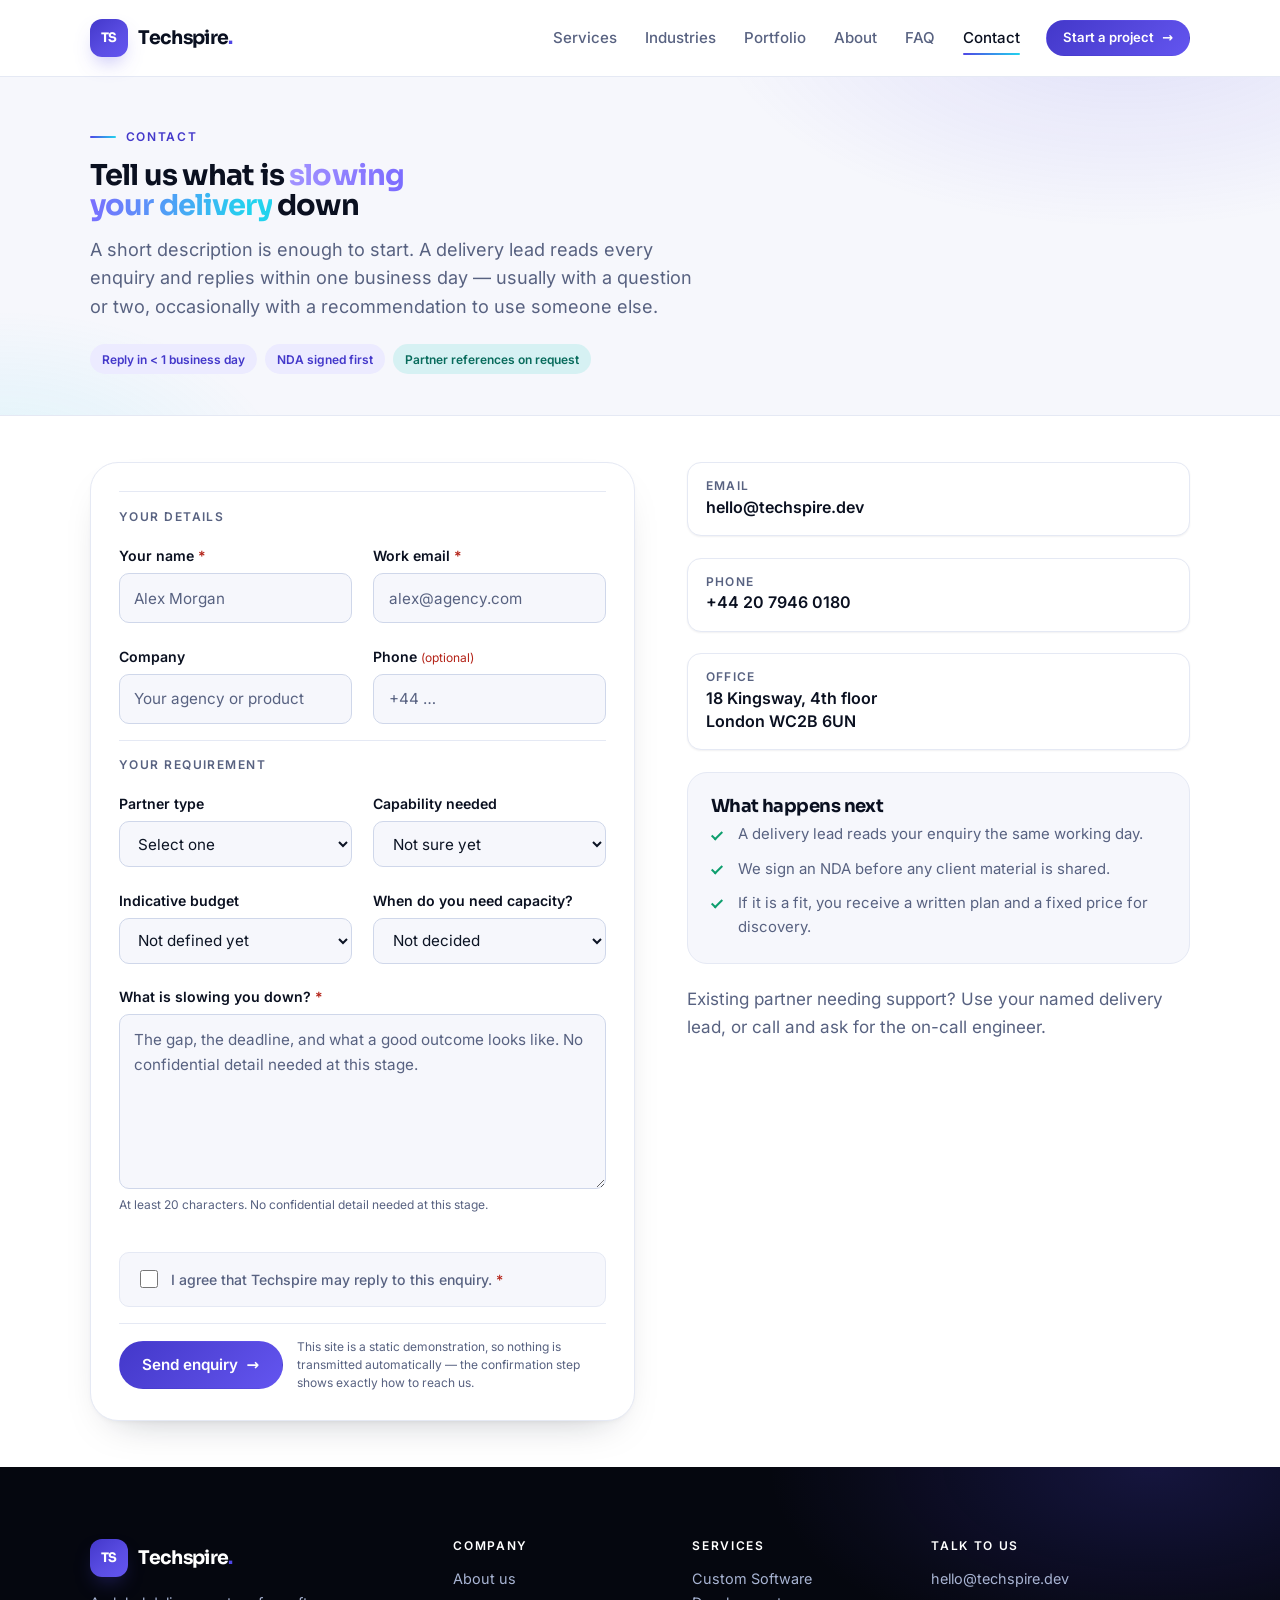
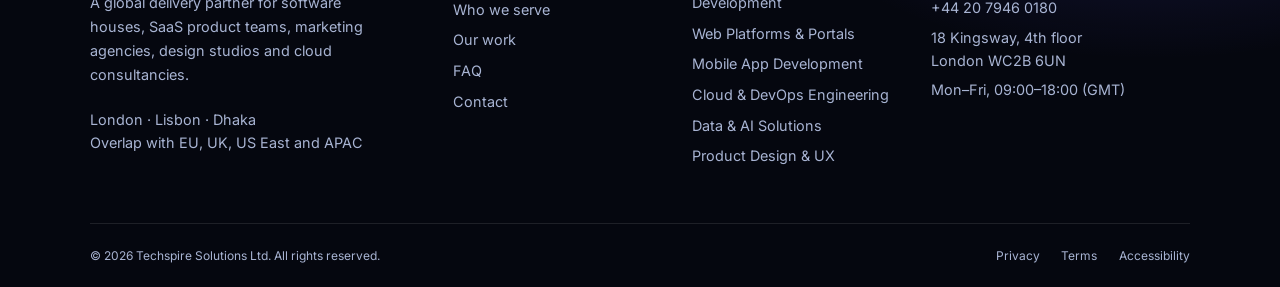
<file: resources/views/frontend/contact.html>
<!DOCTYPE html>
<html lang="en">
<head>
  <meta charset="utf-8" />
  <meta name="viewport" content="width=device-width, initial-scale=1" />
  <title>Contact — start a delivery partnership with Techspire</title>
  <meta name="description" content="Tell Techspire about the delivery gap you need to fill. Partners receive a reply within one business day." />
  <link rel="icon" href="data:image/svg+xml,%3Csvg xmlns='http://www.w3.org/2000/svg' viewBox='0 0 32 32'%3E%3Crect width='32' height='32' rx='8' fill='%234f46e5'/%3E%3Ctext x='16' y='22' font-family='Segoe UI,Arial' font-size='14' font-weight='700' fill='white' text-anchor='middle'%3ETS%3C/text%3E%3C/svg%3E" />
  <link rel="stylesheet" href="../../../public/css/style.css" />
</head>
<body data-page="contact">
  <a class="skip-link" href="#main">Skip to main content</a>

  <div data-component="header"></div>

  <noscript>
    <nav class="container nav-fallback" aria-label="Pages">
      <a href="index.html">Home</a>
      <a href="services.html">Services</a>
      <a href="industries.html">Industries</a>
      <a href="portfolio.html">Portfolio</a>
      <a href="about.html">About</a>
      <a href="faq.html">FAQ</a>
      <a href="contact.html">Contact</a>
    </nav>
    <p class="container notice">
      This form needs JavaScript for validation. You can always email
      <a href="mailto:hello@techspire.dev">hello@techspire.dev</a> or call
      <a href="tel:+442079460180">+44 20 7946 0180</a>.
    </p>
  </noscript>

  <main id="main">
    <section class="page-hero">
      <div class="container">
        <p class="eyebrow">Contact</p>
        <h1>Tell us what is <span class="text-gradient">slowing your delivery</span> down</h1>
        <p class="lead">
          A short description is enough to start. A delivery lead reads every enquiry and replies
          within one business day — usually with a question or two, occasionally with a recommendation
          to use someone else.
        </p>
        <ul class="page-hero__meta">
          <li><span class="pill">Reply in &lt; 1 business day</span></li>
          <li><span class="pill">NDA signed first</span></li>
          <li><span class="pill pill--accent">Partner references on request</span></li>
        </ul>
      </div>
    </section>

    <section class="section" aria-labelledby="form-title">
      <div class="container split split--top">
        <div class="contact-form">
          <h2 id="form-title" class="visually-hidden">Enquiry form</h2>

          <form
            class="form"
            data-validate
            action="mailto:hello@techspire.dev"
            method="post"
            enctype="text/plain"
            novalidate
          >
            <div class="form__status" data-form-status role="status" aria-live="polite"></div>

            <div class="form__group">
              <p class="form__legend">Your details</p>

              <div class="form__row">
                <div class="field">
                  <label class="field__label" for="name">Your name <span aria-hidden="true">*</span></label>
                  <input class="field__control" id="name" name="name" type="text" autocomplete="name" placeholder="Alex Morgan" required aria-describedby="name-error" />
                  <p class="field__error" id="name-error"></p>
                </div>

                <div class="field">
                  <label class="field__label" for="email">Work email <span aria-hidden="true">*</span></label>
                  <input class="field__control" id="email" name="email" type="email" autocomplete="email" placeholder="alex@agency.com" required aria-describedby="email-error" />
                  <p class="field__error" id="email-error"></p>
                </div>
              </div>

              <div class="form__row">
                <div class="field">
                  <label class="field__label" for="company">Company</label>
                  <input class="field__control" id="company" name="company" type="text" autocomplete="organization" placeholder="Your agency or product" aria-describedby="company-error" />
                  <p class="field__error" id="company-error"></p>
                </div>

                <div class="field">
                  <label class="field__label" for="phone">Phone <span class="field__hint">(optional)</span></label>
                  <input class="field__control" id="phone" name="phone" type="tel" autocomplete="tel" placeholder="+44 …" aria-describedby="phone-error" />
                  <p class="field__error" id="phone-error"></p>
                </div>
              </div>
            </div>

            <div class="form__group">
              <p class="form__legend">Your requirement</p>

              <div class="form__row">
                <div class="field">
                  <label class="field__label" for="partner-type">Partner type</label>
                  <select class="field__control" id="partner-type" name="partnerType">
                    <option value="">Select one</option>
                    <option value="software">Software development firm</option>
                    <option value="saas">SaaS product company</option>
                    <option value="marketing">Digital marketing agency</option>
                    <option value="studio">UI/UX design studio</option>
                    <option value="devops">Cloud &amp; DevOps consultancy</option>
                  </select>
                </div>

                <div class="field">
                  <label class="field__label" for="service">Capability needed</label>
                  <!-- Options appended from jsonData/services.json -->
                  <select class="field__control" id="service" name="service" data-collection="services" data-variant="options">
                    <option value="">Not sure yet</option>
                  </select>
                </div>
              </div>

              <div class="form__row">
                <div class="field">
                  <label class="field__label" for="budget">Indicative budget</label>
                  <select class="field__control" id="budget" name="budget">
                    <option value="">Not defined yet</option>
                    <option value="under-25k">Under £25,000</option>
                    <option value="25k-75k">£25,000 – £75,000</option>
                    <option value="75k-150k">£75,000 – £150,000</option>
                    <option value="150k-plus">£150,000+</option>
                  </select>
                </div>

                <div class="field">
                  <label class="field__label" for="start">When do you need capacity?</label>
                  <select class="field__control" id="start" name="start">
                    <option value="">Not decided</option>
                    <option value="now">Immediately</option>
                    <option value="month">Within a month</option>
                    <option value="quarter">This quarter</option>
                    <option value="exploring">Exploring options</option>
                  </select>
                </div>
              </div>

              <div class="field">
                <label class="field__label" for="message">What is slowing you down? <span aria-hidden="true">*</span></label>
                <textarea
                  class="field__control"
                  id="message"
                  name="message"
                  rows="6"
                  required
                  aria-describedby="message-hint message-error"
                  placeholder="The gap, the deadline, and what a good outcome looks like. No confidential detail needed at this stage."
                ></textarea>
                <p class="field__hint" id="message-hint">At least 20 characters. No confidential detail needed at this stage.</p>
                <p class="field__error" id="message-error"></p>
              </div>
            </div>

            <div class="field field--check">
              <input id="consent" name="consent" type="checkbox" required aria-describedby="consent-error" />
              <label class="field__label" for="consent">
                I agree that Techspire may reply to this enquiry. <span aria-hidden="true">*</span>
              </label>
              <p class="field__error" id="consent-error"></p>
            </div>

            <div class="form__actions">
              <button class="btn btn--primary" type="submit">
                Send enquiry
                <span class="btn__arrow" aria-hidden="true">→</span>
              </button>
              <p class="form__note">
                This site is a static demonstration, so nothing is transmitted automatically — the
                confirmation step shows exactly how to reach us.
              </p>
            </div>
          </form>

          <div class="form-success" data-form-success tabindex="-1" hidden>
            <h2>Thanks, <span data-success-name>there</span>.</h2>
            <p>
              Your details passed validation. Because this site has no backend, nothing has been sent
              yet — email the same information to
              <a href="mailto:hello@techspire.dev">hello@techspire.dev</a> and a delivery lead will
              reply within one business day.
            </p>
            <p class="text-muted">
              Prefer to talk? Call <a href="tel:+442079460180">+44 20 7946 0180</a>, Monday to Friday,
              09:00–18:00 GMT.
            </p>
            <div class="btn-row">
              <button class="btn btn--ghost btn--sm" type="button" data-form-restart>Edit my enquiry</button>
              <a class="btn btn--primary btn--sm" href="mailto:hello@techspire.dev">Open email</a>
            </div>
          </div>
        </div>

        <aside class="contact-aside" aria-label="Contact details">
          <div class="contact-item">
            <h3>Email</h3>
            <p><a href="mailto:hello@techspire.dev">hello@techspire.dev</a></p>
          </div>
          <div class="contact-item">
            <h3>Phone</h3>
            <p><a href="tel:+442079460180">+44 20 7946 0180</a></p>
          </div>
          <div class="contact-item">
            <h3>Office</h3>
            <p>18 Kingsway, 4th floor<br />London WC2B 6UN</p>
          </div>

          <div class="card card--flat">
            <h3 class="card__title">What happens next</h3>
            <ul class="check-list">
              <li>A delivery lead reads your enquiry the same working day.</li>
              <li>We sign an NDA before any client material is shared.</li>
              <li>If it is a fit, you receive a written plan and a fixed price for discovery.</li>
            </ul>
          </div>

          <p class="text-muted">
            Existing partner needing support? Use your named delivery lead, or call and ask for the
            on-call engineer.
          </p>
        </aside>
      </div>
    </section>
  </main>

  <div data-component="footer"></div>

  <script src="../../../public/js/components.js" defer></script>
  <script src="../../../public/js/data.js" defer></script>
  <script src="../../../public/js/forms.js" defer></script>
</body>
</html>
</file>
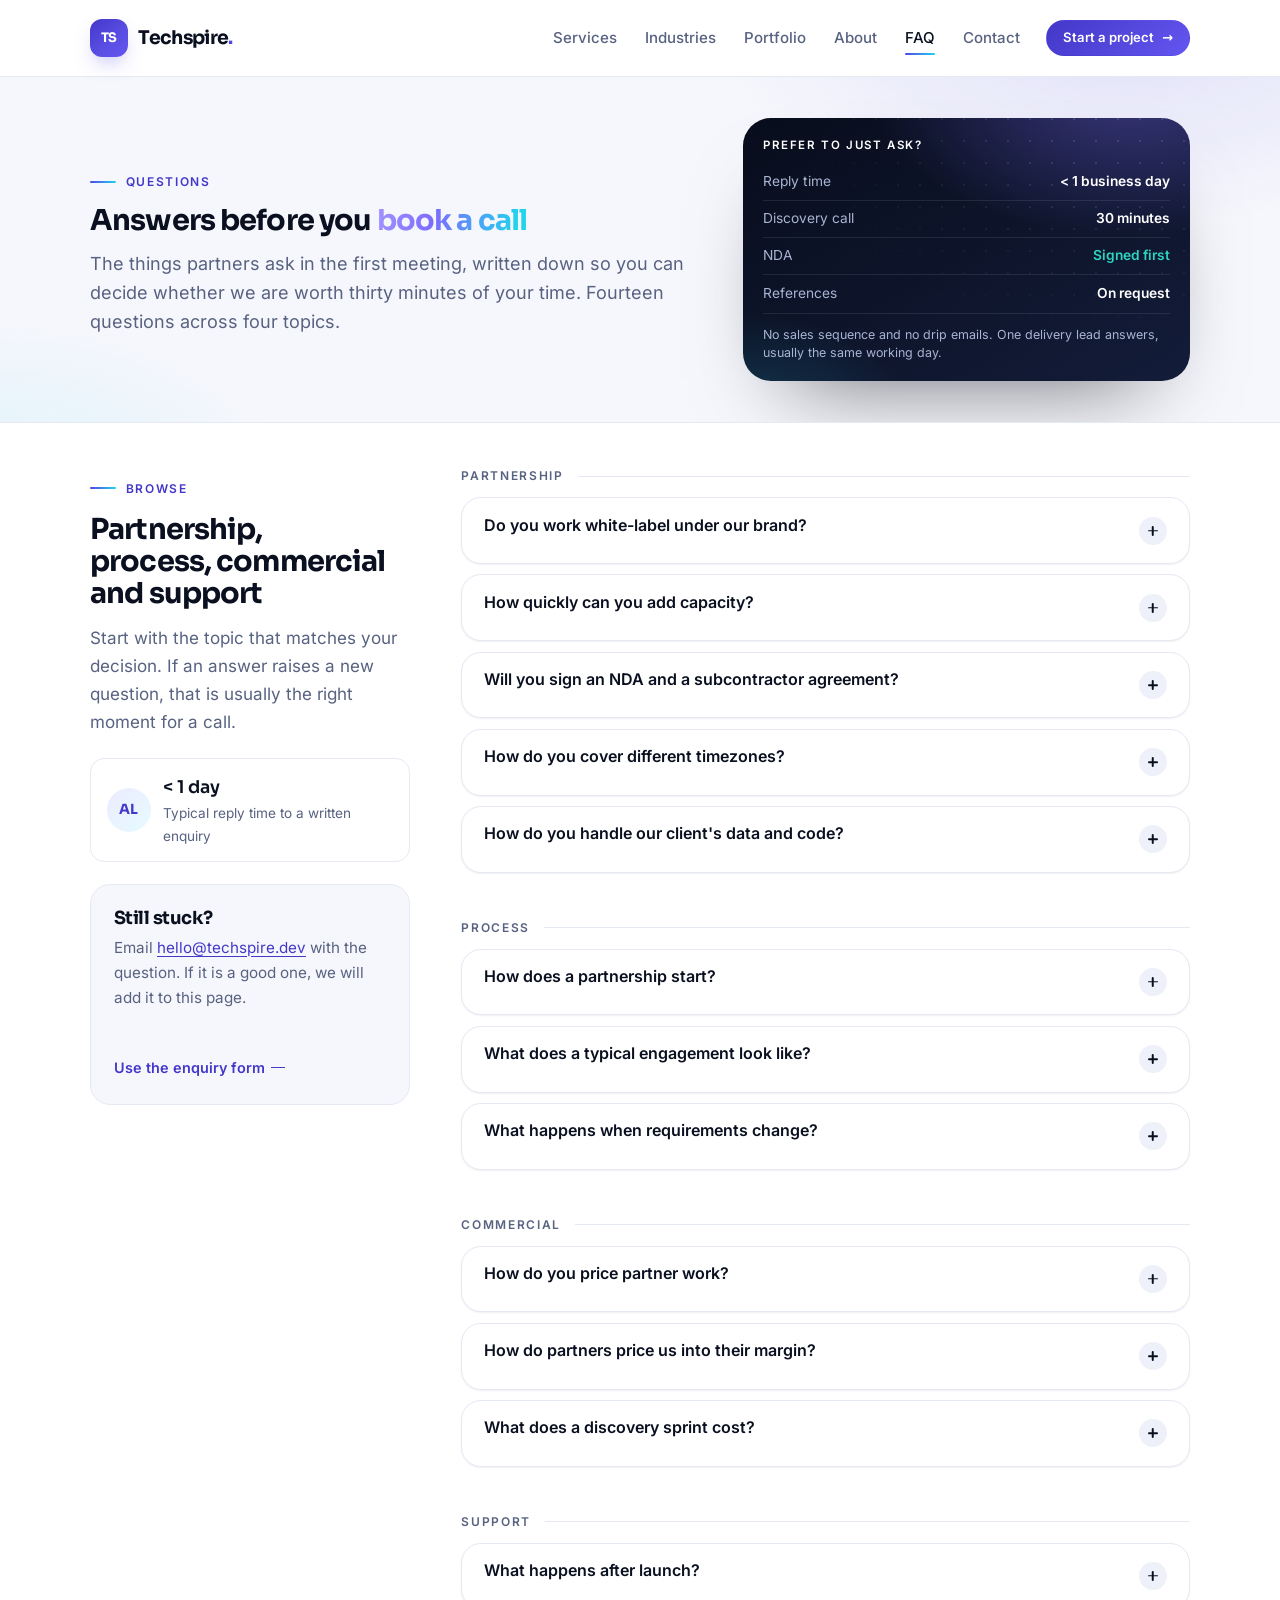
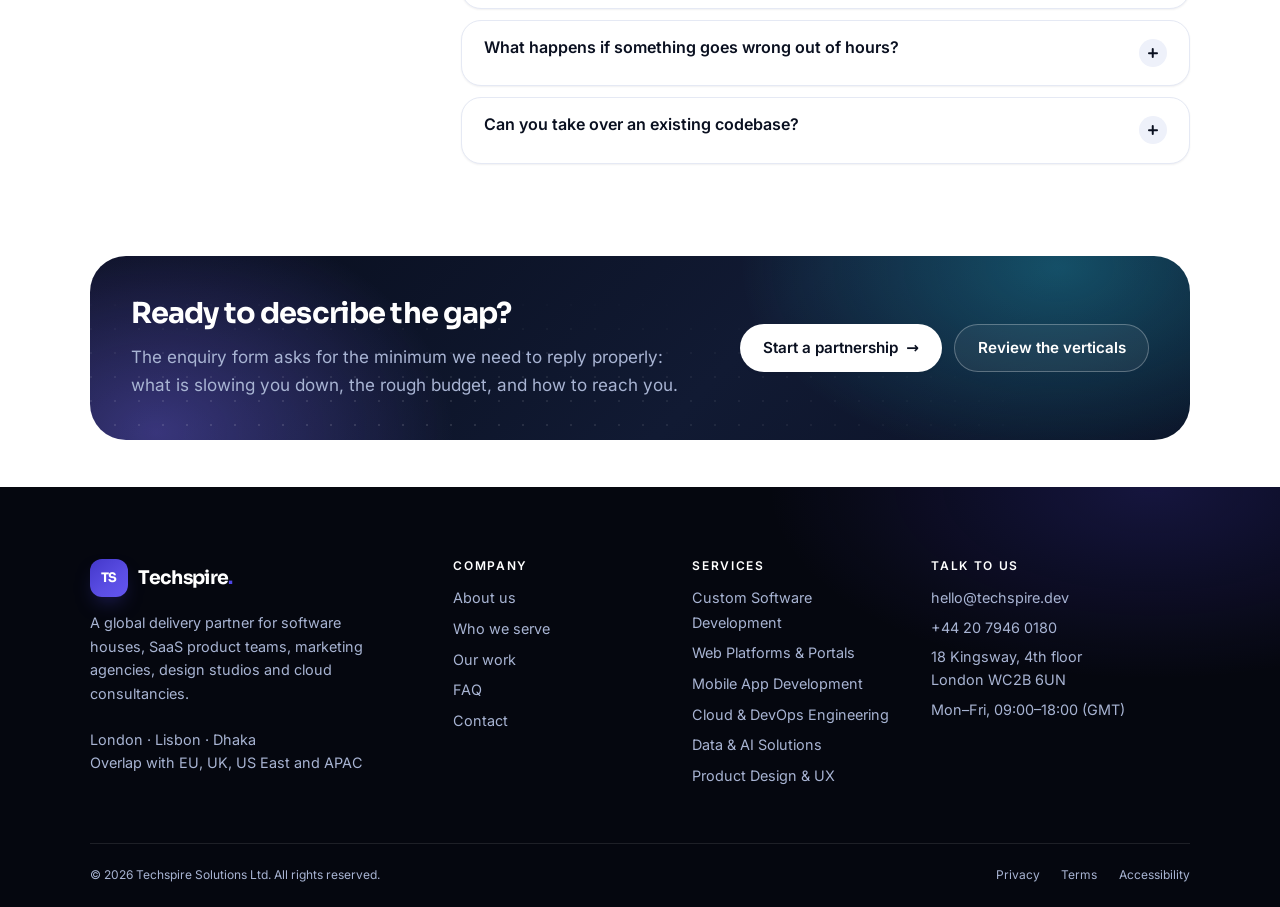
<file: resources/views/frontend/faq.html>
<!DOCTYPE html>
<html lang="en">
<head>
  <meta charset="utf-8" />
  <meta name="viewport" content="width=device-width, initial-scale=1" />
  <title>FAQ — working with Techspire as a delivery partner</title>
  <meta name="description" content="Answers on white-label delivery, capacity, NDAs, timezone overlap, pricing and support for partners working with Techspire." />
  <link rel="icon" href="data:image/svg+xml,%3Csvg xmlns='http://www.w3.org/2000/svg' viewBox='0 0 32 32'%3E%3Crect width='32' height='32' rx='8' fill='%234f46e5'/%3E%3Ctext x='16' y='22' font-family='Segoe UI,Arial' font-size='14' font-weight='700' fill='white' text-anchor='middle'%3ETS%3C/text%3E%3C/svg%3E" />
  <link rel="stylesheet" href="../../../public/css/style.css" />
</head>
<body data-page="faq">
  <a class="skip-link" href="#main">Skip to main content</a>

  <div data-component="header"></div>

  <noscript>
    <nav class="container nav-fallback" aria-label="Pages">
      <a href="index.html">Home</a>
      <a href="services.html">Services</a>
      <a href="industries.html">Industries</a>
      <a href="portfolio.html">Portfolio</a>
      <a href="about.html">About</a>
      <a href="faq.html">FAQ</a>
      <a href="contact.html">Contact</a>
    </nav>
    <p class="container notice">
      The questions below are loaded from a data file. Email
      <a href="mailto:hello@techspire.dev">hello@techspire.dev</a> if you cannot see them.
    </p>
  </noscript>

  <main id="main">
    <section class="page-hero">
      <div class="container page-hero__inner">
        <div>
          <p class="eyebrow">Questions</p>
          <h1>Answers before you <span class="text-gradient">book a call</span></h1>
          <p class="lead">
            The things partners ask in the first meeting, written down so you can decide whether we are
            worth thirty minutes of your time. Fourteen questions across four topics.
          </p>
        </div>

        <aside class="hero-panel" aria-label="Direct contact">
          <p class="hero-panel__title">Prefer to just ask?</p>
          <ul class="hero-panel__rows">
            <li class="hero-panel__row"><span>Reply time</span><b>&lt; 1 business day</b></li>
            <li class="hero-panel__row"><span>Discovery call</span><b>30 minutes</b></li>
            <li class="hero-panel__row"><span>NDA</span><em>Signed first</em></li>
            <li class="hero-panel__row"><span>References</span><b>On request</b></li>
          </ul>
          <p class="hero-panel__note">No sales sequence and no drip emails. One delivery lead answers, usually the same working day.</p>
        </aside>
      </div>
    </section>

    <section class="section" aria-labelledby="faq-title">
      <div class="container faq-layout">
        <aside class="faq-aside">
          <div>
            <p class="eyebrow">Browse</p>
            <h2 id="faq-title">Partnership, process, commercial and support</h2>
            <p class="text-muted">
              Start with the topic that matches your decision. If an answer raises a new question,
              that is usually the right moment for a call.
            </p>
          </div>

          <div class="faq-aside__stat">
            <span class="avatar" aria-hidden="true">AL</span>
            <span>
              <strong>&lt; 1 day</strong>
              Typical reply time to a written enquiry
            </span>
          </div>

          <div class="card card--flat">
            <h3 class="card__title">Still stuck?</h3>
            <p class="card__text">
              Email <a href="mailto:hello@techspire.dev">hello@techspire.dev</a> with the question. If
              it is a good one, we will add it to this page.
            </p>
            <div class="card__footer">
              <a class="card__link" href="contact.html">Use the enquiry form</a>
            </div>
          </div>
        </aside>

        <div>
          <!-- Groups and accordion items from jsonData/faqs.json -->
          <div data-collection="faqs"></div>
        </div>
      </div>
    </section>

    <section class="section" aria-labelledby="faq-cta-title">
      <div class="container">
        <div class="cta-band">
          <div class="cta-band__body">
            <div>
              <h2 id="faq-cta-title">Ready to describe the gap?</h2>
              <p>
                The enquiry form asks for the minimum we need to reply properly: what is slowing you
                down, the rough budget, and how to reach you.
              </p>
            </div>
            <div class="btn-row">
              <a class="btn btn--invert" href="contact.html">
                Start a partnership
                <span class="btn__arrow" aria-hidden="true">→</span>
              </a>
              <a class="btn btn--outline-invert" href="industries.html">Review the verticals</a>
            </div>
          </div>
        </div>
      </div>
    </section>
  </main>

  <div data-component="footer"></div>

  <script src="../../../public/js/components.js" defer></script>
  <script src="../../../public/js/data.js" defer></script>
  <script src="../../../public/js/accordion.js" defer></script>
</body>
</html>
</file>
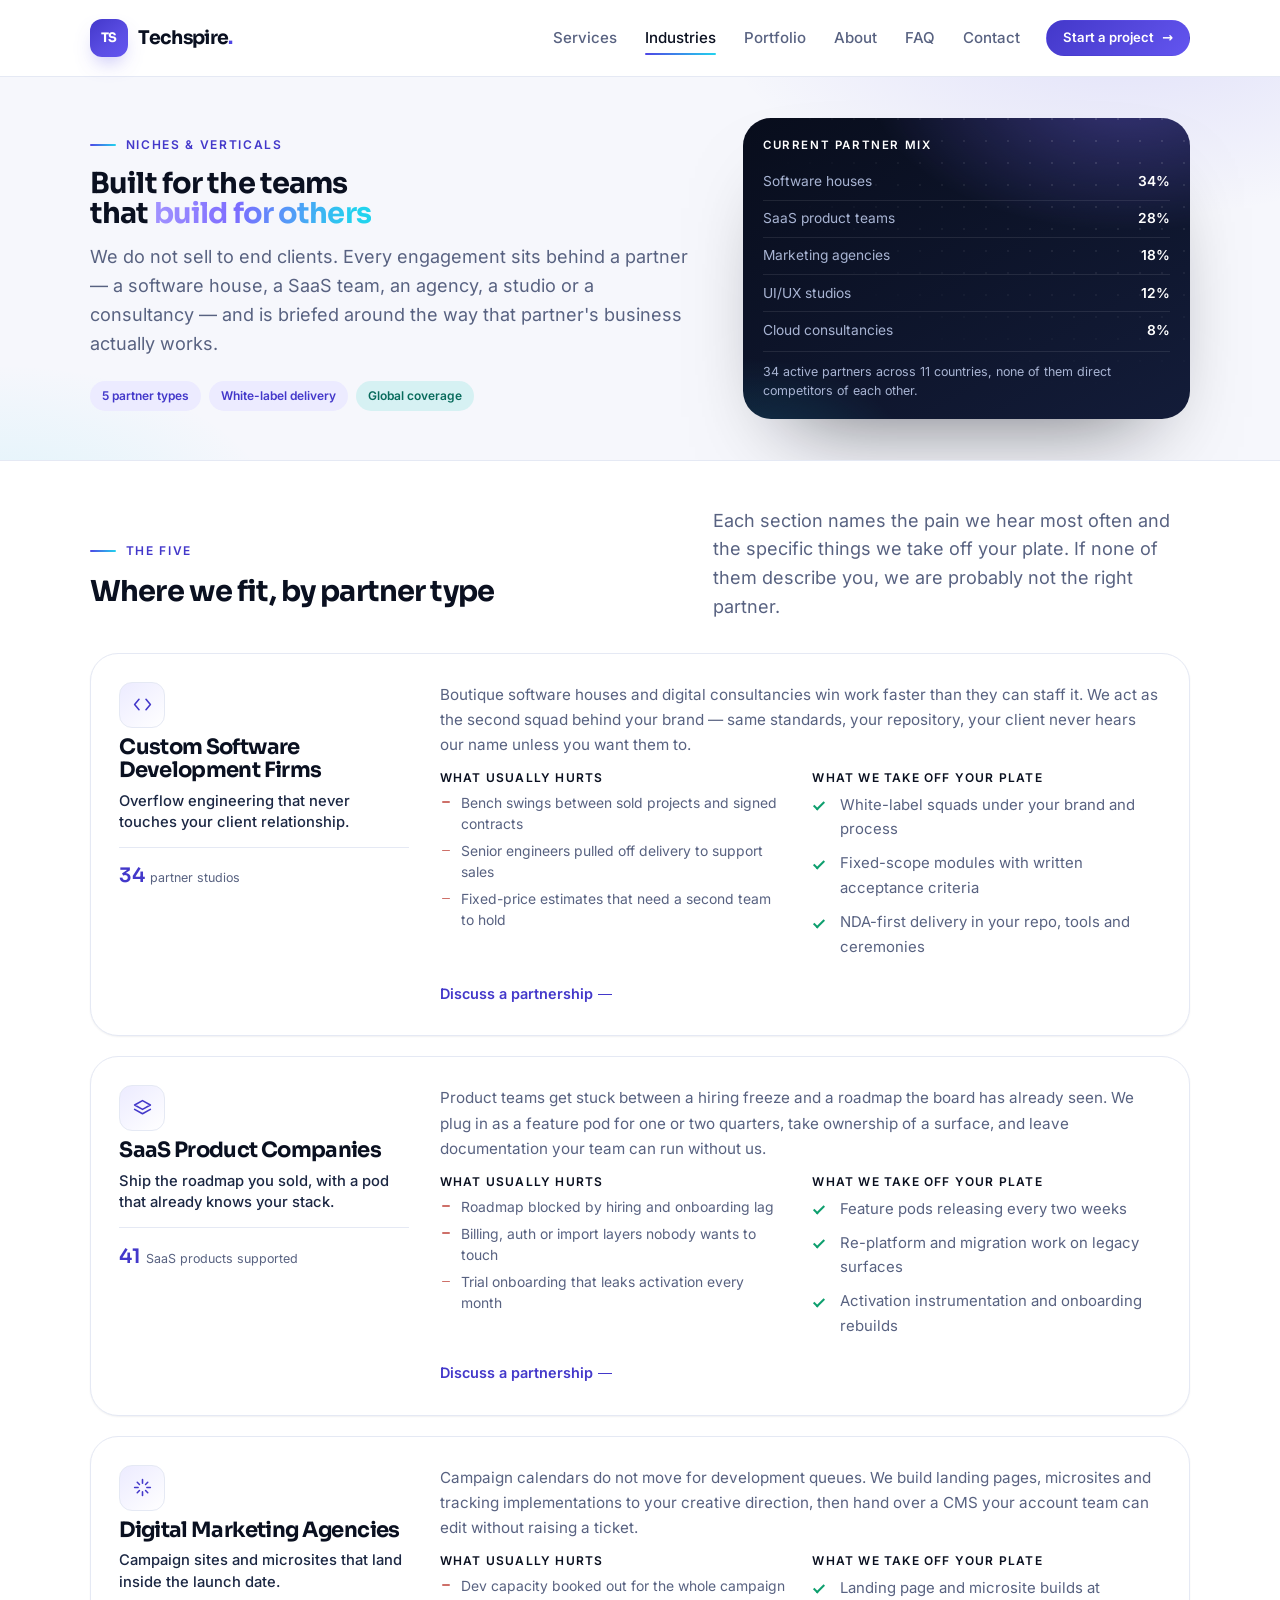
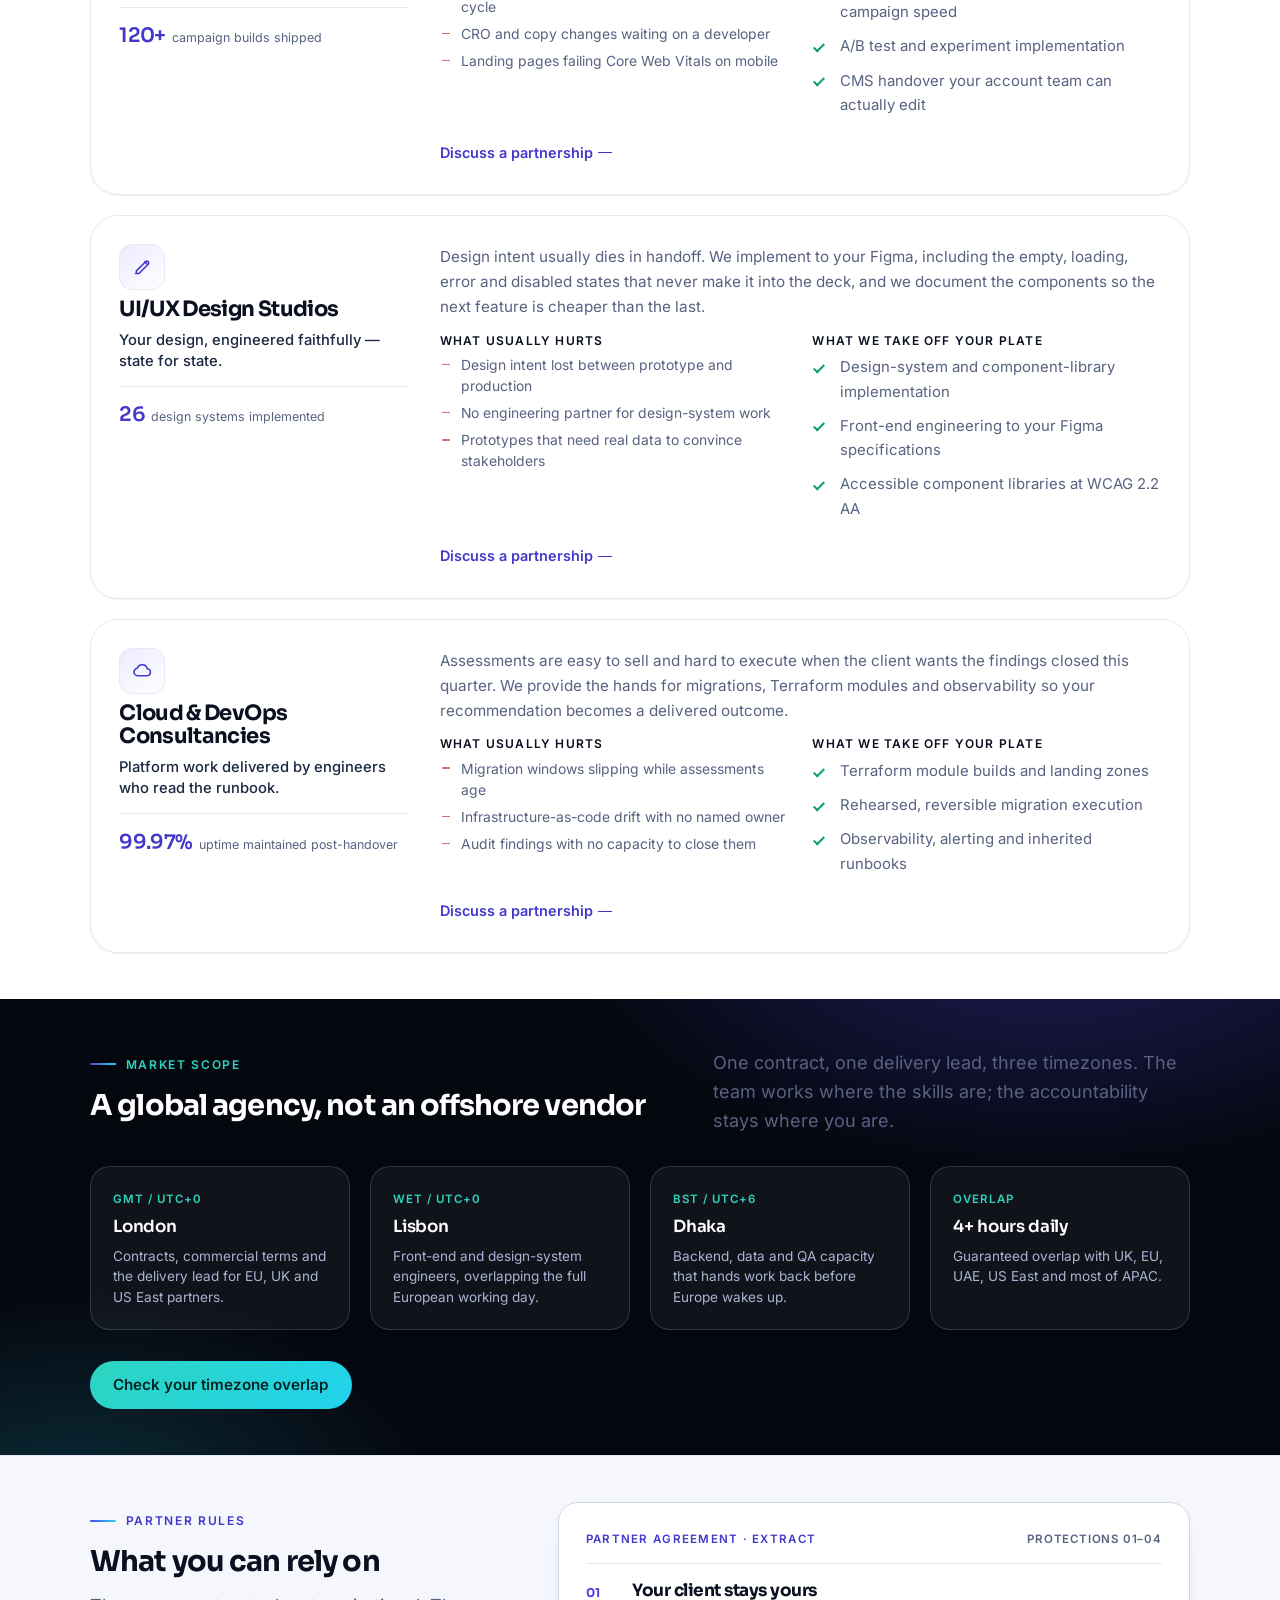
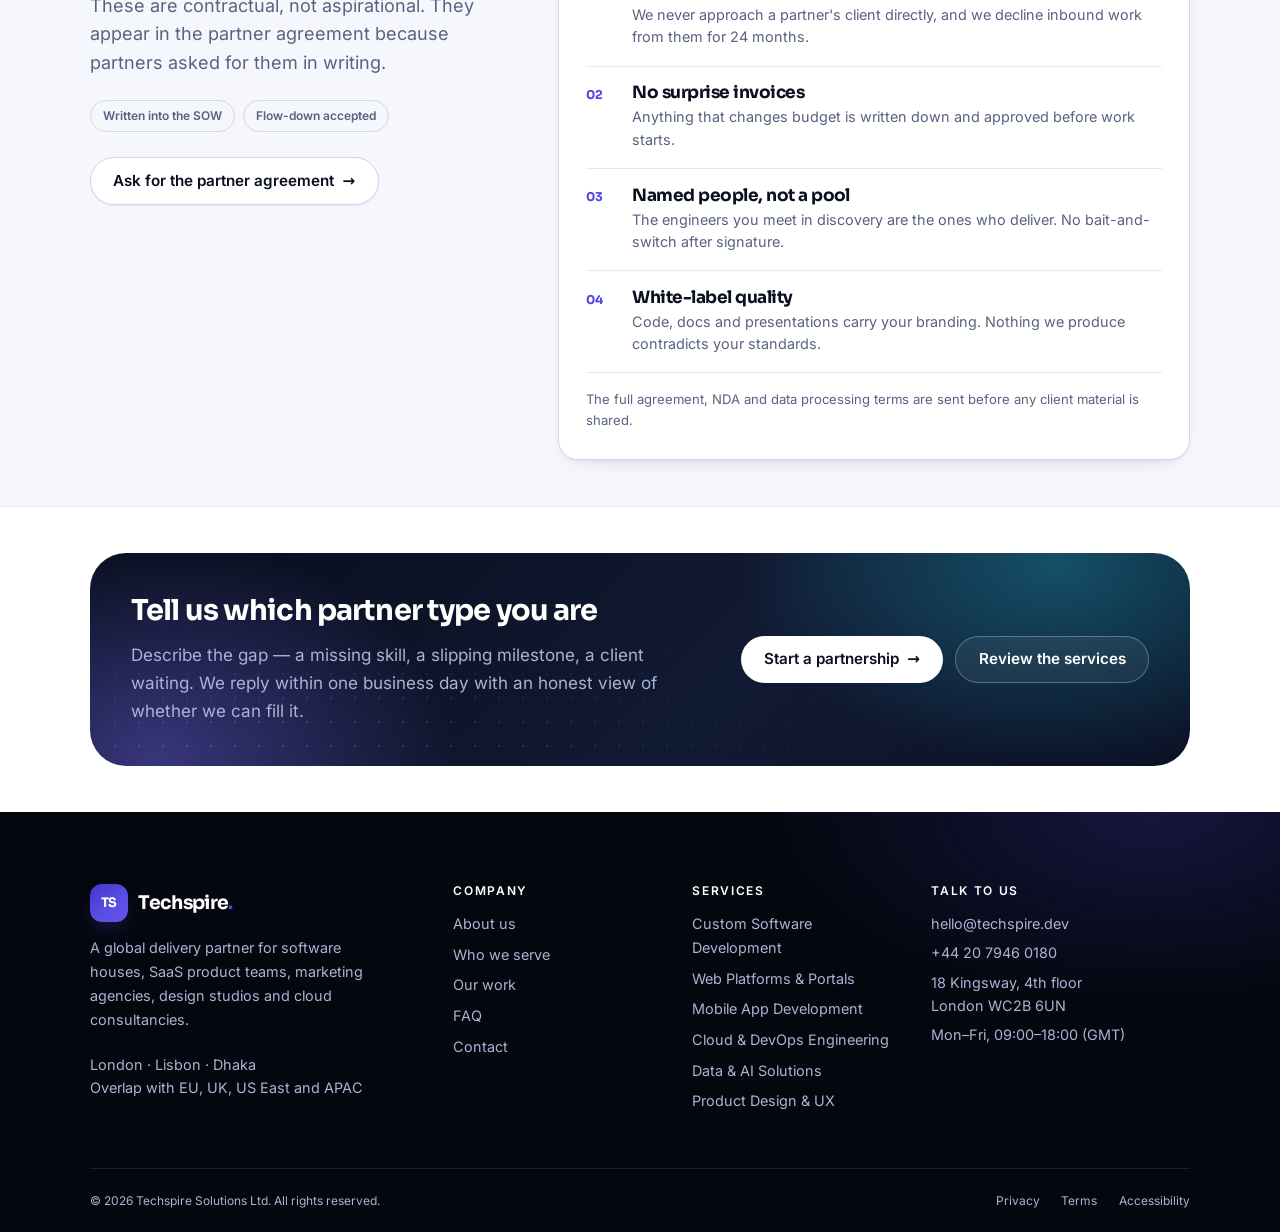
<file: resources/views/frontend/industries.html>
<!DOCTYPE html>
<html lang="en">
<head>
  <meta charset="utf-8" />
  <meta name="viewport" content="width=device-width, initial-scale=1" />
  <title>Industries &amp; verticals — Techspire delivery partner</title>
  <meta name="description" content="Techspire partners with custom software development firms, SaaS product companies, digital marketing agencies, UI/UX studios and cloud &amp; DevOps consultancies." />
  <link rel="icon" href="data:image/svg+xml,%3Csvg xmlns='http://www.w3.org/2000/svg' viewBox='0 0 32 32'%3E%3Crect width='32' height='32' rx='8' fill='%234f46e5'/%3E%3Ctext x='16' y='22' font-family='Segoe UI,Arial' font-size='14' font-weight='700' fill='white' text-anchor='middle'%3ETS%3C/text%3E%3C/svg%3E" />
  <link rel="stylesheet" href="../../../public/css/style.css" />
</head>
<body data-page="industries">
  <a class="skip-link" href="#main">Skip to main content</a>

  <div data-component="header"></div>

  <noscript>
    <nav class="container nav-fallback" aria-label="Pages">
      <a href="index.html">Home</a>
      <a href="services.html">Services</a>
      <a href="industries.html">Industries</a>
      <a href="portfolio.html">Portfolio</a>
      <a href="about.html">About</a>
      <a href="faq.html">FAQ</a>
      <a href="contact.html">Contact</a>
    </nav>
  </noscript>

  <main id="main">
    <section class="page-hero">
      <div class="container page-hero__inner">
        <div>
          <p class="eyebrow">Niches &amp; verticals</p>
          <h1>Built for the teams that <span class="text-gradient">build for others</span></h1>
          <p class="lead">
            We do not sell to end clients. Every engagement sits behind a partner — a software house, a
            SaaS team, an agency, a studio or a consultancy — and is briefed around the way that
            partner's business actually works.
          </p>
          <ul class="page-hero__meta">
            <li><span class="pill">5 partner types</span></li>
            <li><span class="pill">White-label delivery</span></li>
            <li><span class="pill pill--accent">Global coverage</span></li>
          </ul>
        </div>

        <aside class="hero-panel" aria-label="Partner mix">
          <p class="hero-panel__title">Current partner mix</p>
          <ul class="hero-panel__rows">
            <li class="hero-panel__row"><span>Software houses</span><b>34%</b></li>
            <li class="hero-panel__row"><span>SaaS product teams</span><b>28%</b></li>
            <li class="hero-panel__row"><span>Marketing agencies</span><b>18%</b></li>
            <li class="hero-panel__row"><span>UI/UX studios</span><b>12%</b></li>
            <li class="hero-panel__row"><span>Cloud consultancies</span><b>8%</b></li>
          </ul>
          <p class="hero-panel__note">34 active partners across 11 countries, none of them direct competitors of each other.</p>
        </aside>
      </div>
    </section>

    <section class="section" aria-labelledby="verticals-title">
      <div class="container">
        <div class="section__head section__head--split">
          <div>
            <p class="eyebrow">The five</p>
            <h2 id="verticals-title">Where we fit, by partner type</h2>
          </div>
          <p class="lead">
            Each section names the pain we hear most often and the specific things we take off your
            plate. If none of them describe you, we are probably not the right partner.
          </p>
        </div>

        <!-- Detailed vertical blocks from jsonData/verticals.json -->
        <div class="vertical-list-stack" data-collection="verticals" data-variant="detail"></div>
      </div>
    </section>

    <section class="section section--ink" aria-labelledby="scope-title">
      <div class="container">
        <div class="section__head section__head--split">
          <div>
            <p class="eyebrow">Market scope</p>
            <h2 id="scope-title">A global agency, not an offshore vendor</h2>
          </div>
          <p class="lead">
            One contract, one delivery lead, three timezones. The team works where the skills are;
            the accountability stays where you are.
          </p>
        </div>

        <div class="global-grid">
          <div class="global-card">
            <span class="global-card__tz">GMT / UTC+0</span>
            <span class="global-card__city">London</span>
            <p>Contracts, commercial terms and the delivery lead for EU, UK and US East partners.</p>
          </div>
          <div class="global-card">
            <span class="global-card__tz">WET / UTC+0</span>
            <span class="global-card__city">Lisbon</span>
            <p>Front-end and design-system engineers, overlapping the full European working day.</p>
          </div>
          <div class="global-card">
            <span class="global-card__tz">BST / UTC+6</span>
            <span class="global-card__city">Dhaka</span>
            <p>Backend, data and QA capacity that hands work back before Europe wakes up.</p>
          </div>
          <div class="global-card">
            <span class="global-card__tz">Overlap</span>
            <span class="global-card__city">4+ hours daily</span>
            <p>Guaranteed overlap with UK, EU, UAE, US East and most of APAC.</p>
          </div>
        </div>

        <div class="section__actions">
          <a class="btn btn--accent" href="contact.html">Check your timezone overlap</a>
        </div>
      </div>
    </section>

    <section class="section section--soft" aria-labelledby="rules-title">
      <div class="container rules">
        <div class="rules__intro">
          <p class="eyebrow">Partner rules</p>
          <h2 id="rules-title">What you can rely on</h2>
          <p class="lead">
            These are contractual, not aspirational. They appear in the partner agreement because
            partners asked for them in writing.
          </p>

          <ul class="rules__meta">
            <li><span class="pill pill--ghost">Written into the SOW</span></li>
            <li><span class="pill pill--ghost">Flow-down accepted</span></li>
          </ul>

          <a class="btn btn--ghost" href="contact.html">
            Ask for the partner agreement
            <span class="btn__arrow" aria-hidden="true">→</span>
          </a>
        </div>

        <div class="agreement">
          <div class="agreement__head">
            <p class="agreement__label">Partner agreement · extract</p>
            <p class="agreement__meta">Protections 01–04</p>
          </div>

          <ol class="agreement__clauses">
            <li>
              <h3>Your client stays yours</h3>
              <p>
                We never approach a partner's client directly, and we decline inbound work from them
                for 24 months.
              </p>
            </li>
            <li>
              <h3>No surprise invoices</h3>
              <p>Anything that changes budget is written down and approved before work starts.</p>
            </li>
            <li>
              <h3>Named people, not a pool</h3>
              <p>
                The engineers you meet in discovery are the ones who deliver. No bait-and-switch after
                signature.
              </p>
            </li>
            <li>
              <h3>White-label quality</h3>
              <p>
                Code, docs and presentations carry your branding. Nothing we produce contradicts your
                standards.
              </p>
            </li>
          </ol>

          <p class="agreement__foot">
            The full agreement, NDA and data processing terms are sent before any client material is
            shared.
          </p>
        </div>
      </div>
    </section>

    <section class="section" aria-labelledby="industries-cta-title">
      <div class="container">
        <div class="cta-band">
          <div class="cta-band__body">
            <div>
              <h2 id="industries-cta-title">Tell us which partner type you are</h2>
              <p>
                Describe the gap — a missing skill, a slipping milestone, a client waiting. We reply
                within one business day with an honest view of whether we can fill it.
              </p>
            </div>
            <div class="btn-row">
              <a class="btn btn--invert" href="contact.html">
                Start a partnership
                <span class="btn__arrow" aria-hidden="true">→</span>
              </a>
              <a class="btn btn--outline-invert" href="services.html">Review the services</a>
            </div>
          </div>
        </div>
      </div>
    </section>
  </main>

  <div data-component="footer"></div>

  <script src="../../../public/js/components.js" defer></script>
  <script src="../../../public/js/data.js" defer></script>
</body>
</html>
</file>
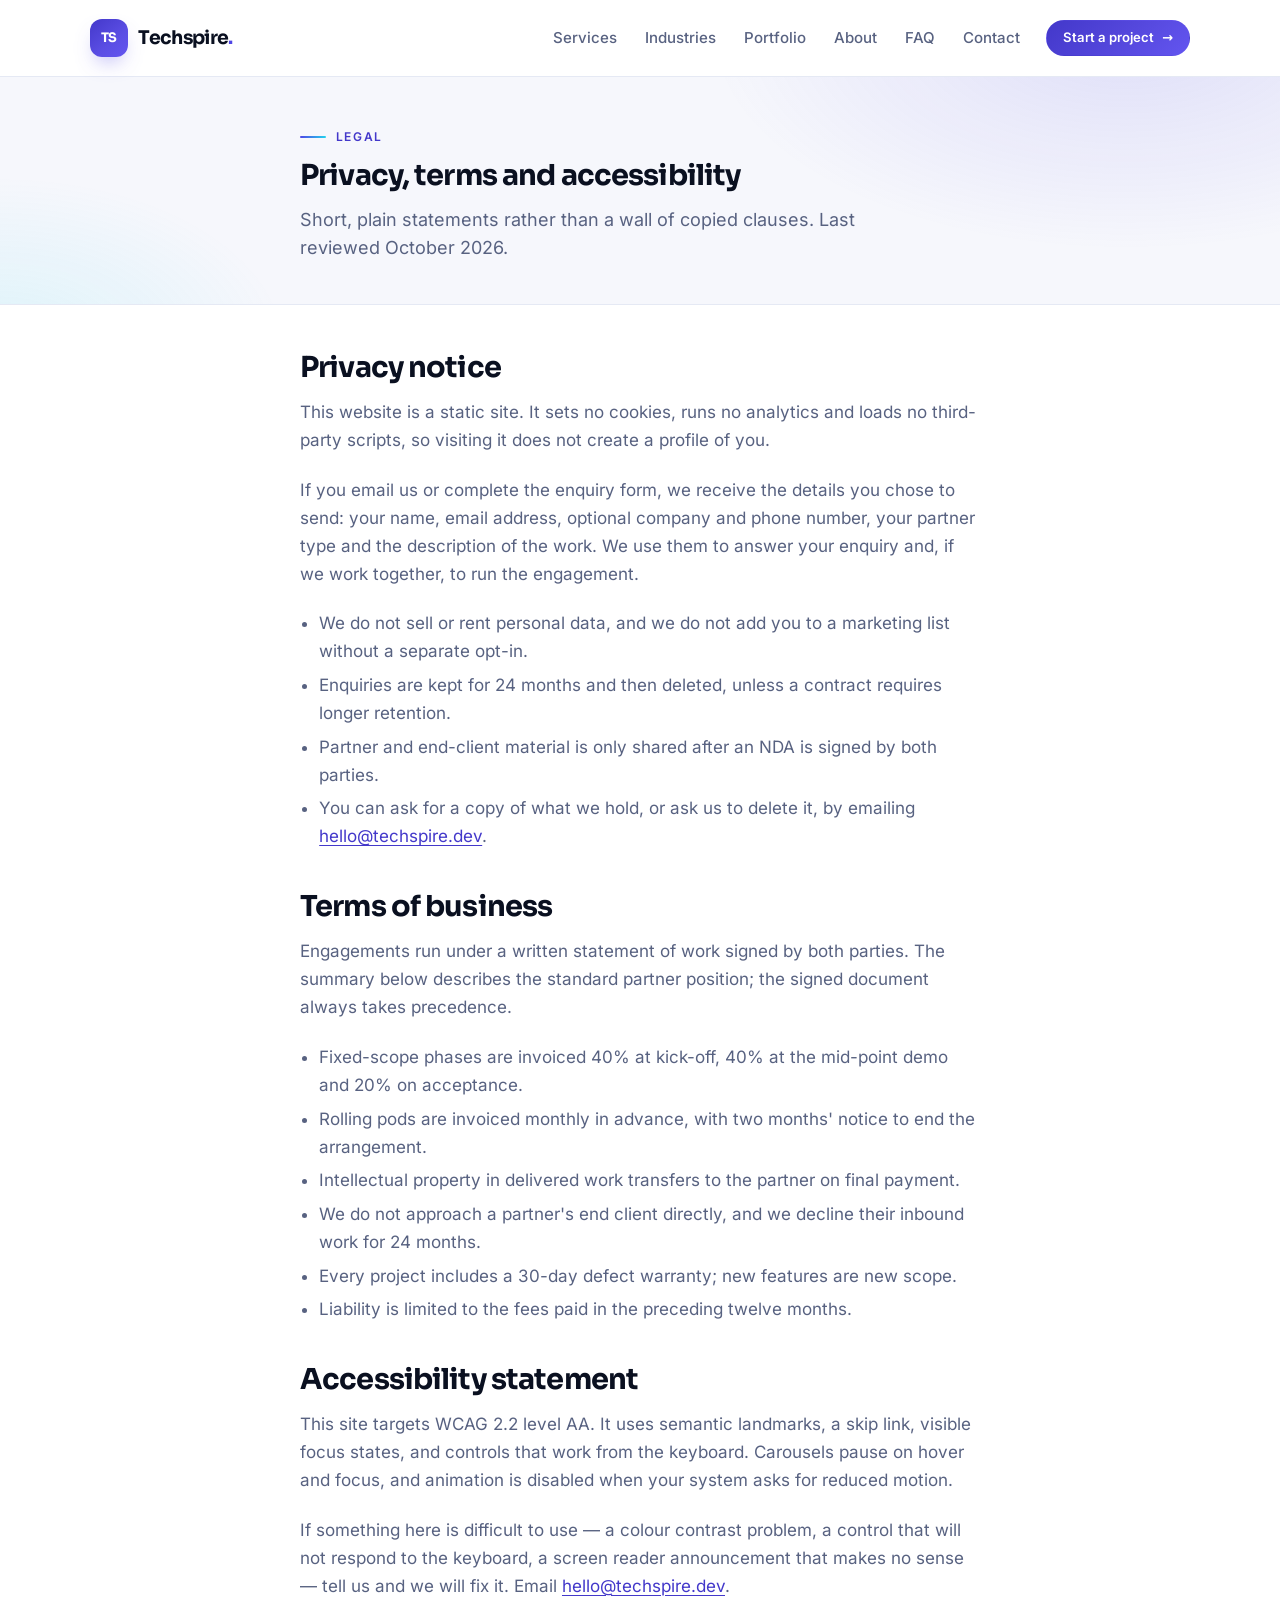
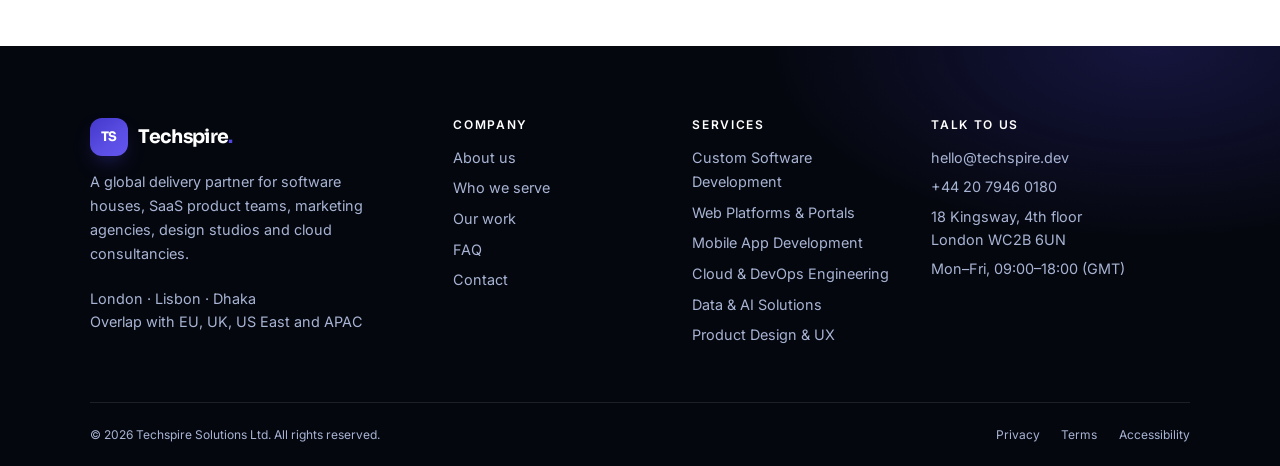
<file: resources/views/frontend/legal.html>
<!DOCTYPE html>
<html lang="en">
<head>
  <meta charset="utf-8" />
  <meta name="viewport" content="width=device-width, initial-scale=1" />
  <title>Privacy, terms and accessibility — Techspire</title>
  <meta name="description" content="How Techspire handles partner and client data, the terms that apply to engagements, and the accessibility standard this website is built to." />
  <link rel="icon" href="data:image/svg+xml,%3Csvg xmlns='http://www.w3.org/2000/svg' viewBox='0 0 32 32'%3E%3Crect width='32' height='32' rx='8' fill='%234f46e5'/%3E%3Ctext x='16' y='22' font-family='Segoe UI,Arial' font-size='14' font-weight='700' fill='white' text-anchor='middle'%3ETS%3C/text%3E%3C/svg%3E" />
  <link rel="stylesheet" href="../../../public/css/style.css" />
</head>
<body data-page="legal">
  <a class="skip-link" href="#main">Skip to main content</a>

  <div data-component="header"></div>

  <noscript>
    <nav class="container nav-fallback" aria-label="Pages">
      <a href="index.html">Home</a>
      <a href="services.html">Services</a>
      <a href="industries.html">Industries</a>
      <a href="portfolio.html">Portfolio</a>
      <a href="about.html">About</a>
      <a href="faq.html">FAQ</a>
      <a href="contact.html">Contact</a>
    </nav>
  </noscript>

  <main id="main">
    <section class="page-hero">
      <div class="container container--narrow">
        <p class="eyebrow">Legal</p>
        <h1>Privacy, terms and accessibility</h1>
        <p class="lead">
          Short, plain statements rather than a wall of copied clauses. Last reviewed October 2026.
        </p>
      </div>
    </section>

    <section class="section" aria-labelledby="privacy-title">
      <div class="container container--narrow">
        <div class="prose">
          <h2 id="privacy-title">Privacy notice</h2>
          <p>
            This website is a static site. It sets no cookies, runs no analytics and loads no
            third-party scripts, so visiting it does not create a profile of you.
          </p>
          <p>
            If you email us or complete the enquiry form, we receive the details you chose to send:
            your name, email address, optional company and phone number, your partner type and the
            description of the work. We use them to answer your enquiry and, if we work together, to
            run the engagement.
          </p>
          <ul>
            <li>We do not sell or rent personal data, and we do not add you to a marketing list without a separate opt-in.</li>
            <li>Enquiries are kept for 24 months and then deleted, unless a contract requires longer retention.</li>
            <li>Partner and end-client material is only shared after an NDA is signed by both parties.</li>
            <li>You can ask for a copy of what we hold, or ask us to delete it, by emailing <a href="mailto:hello@techspire.dev">hello@techspire.dev</a>.</li>
          </ul>

          <h2 id="terms-title">Terms of business</h2>
          <p>
            Engagements run under a written statement of work signed by both parties. The summary below
            describes the standard partner position; the signed document always takes precedence.
          </p>
          <ul>
            <li>Fixed-scope phases are invoiced 40% at kick-off, 40% at the mid-point demo and 20% on acceptance.</li>
            <li>Rolling pods are invoiced monthly in advance, with two months' notice to end the arrangement.</li>
            <li>Intellectual property in delivered work transfers to the partner on final payment.</li>
            <li>We do not approach a partner's end client directly, and we decline their inbound work for 24 months.</li>
            <li>Every project includes a 30-day defect warranty; new features are new scope.</li>
            <li>Liability is limited to the fees paid in the preceding twelve months.</li>
          </ul>

          <h2 id="accessibility-title">Accessibility statement</h2>
          <p>
            This site targets WCAG 2.2 level AA. It uses semantic landmarks, a skip link, visible focus
            states, and controls that work from the keyboard. Carousels pause on hover and focus, and
            animation is disabled when your system asks for reduced motion.
          </p>
          <p>
            If something here is difficult to use — a colour contrast problem, a control that will not
            respond to the keyboard, a screen reader announcement that makes no sense — tell us and we
            will fix it. Email <a href="mailto:hello@techspire.dev">hello@techspire.dev</a>.
          </p>
        </div>
      </div>
    </section>
  </main>

  <div data-component="footer"></div>

  <script src="../../../public/js/components.js" defer></script>
  <script src="../../../public/js/data.js" defer></script>
</body>
</html>
</file>
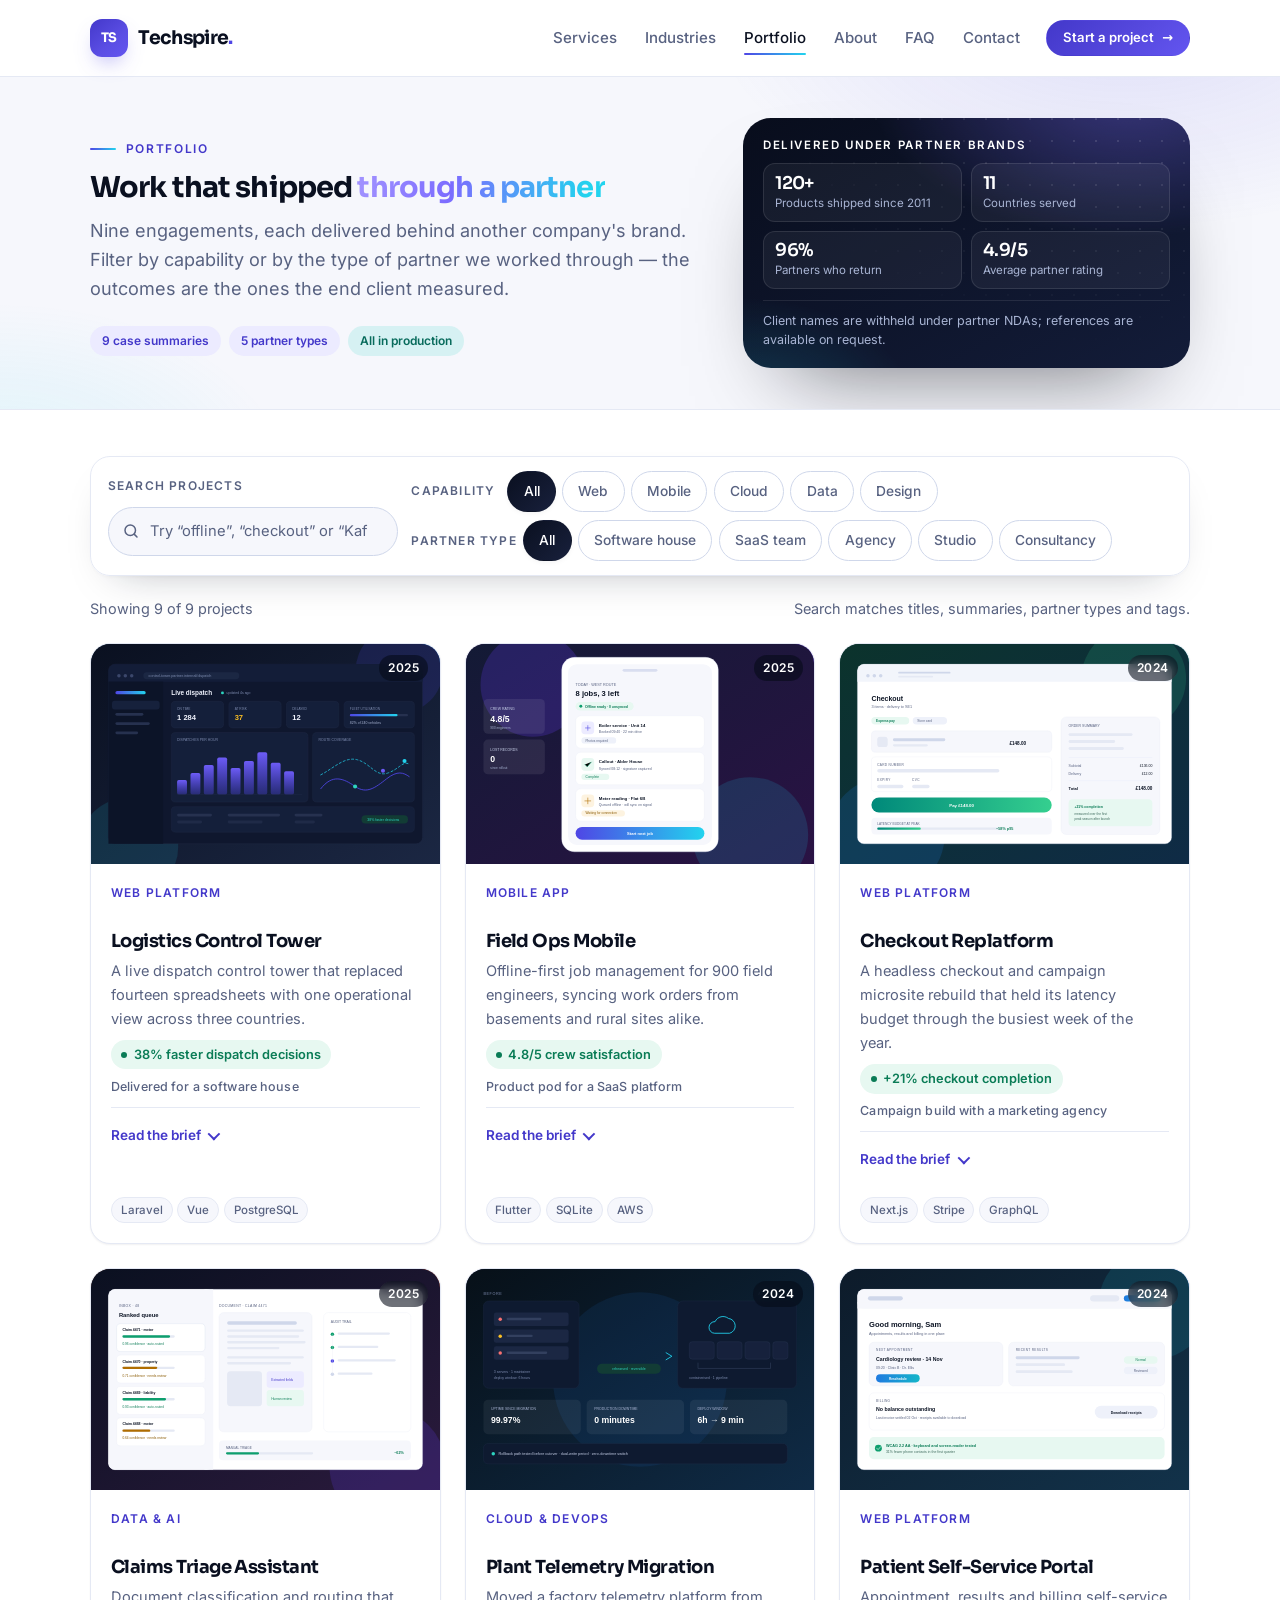
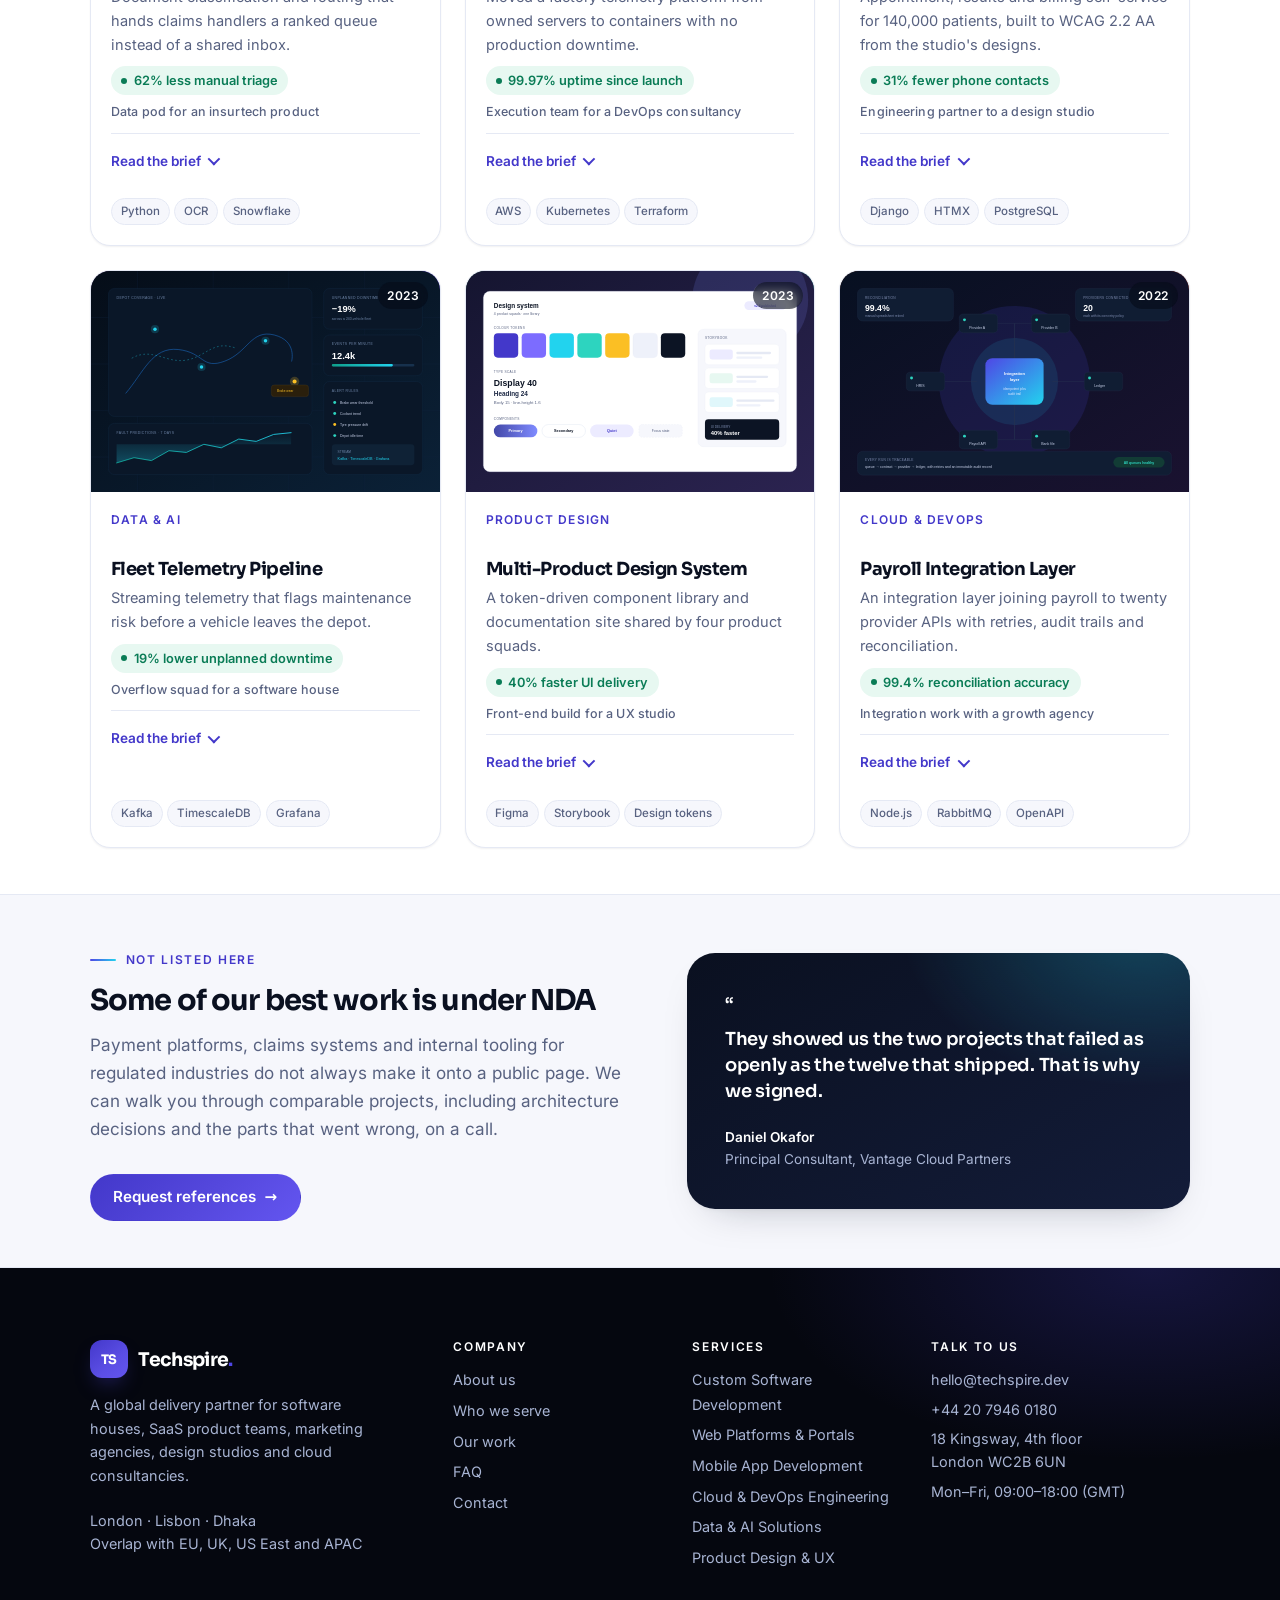
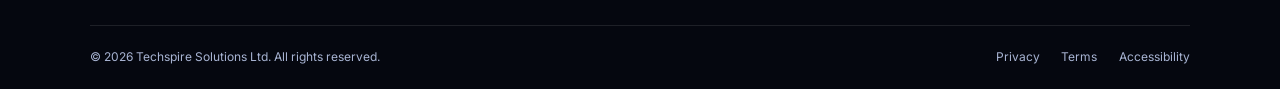
<file: resources/views/frontend/portfolio.html>
<!DOCTYPE html>
<html lang="en">
<head>
  <meta charset="utf-8" />
  <meta name="viewport" content="width=device-width, initial-scale=1" />
  <title>Portfolio — partner work delivered by Techspire</title>
  <meta name="description" content="Partner-delivered web, mobile, cloud, data and design projects. Filter by capability or by the type of partner we delivered through." />
  <link rel="icon" href="data:image/svg+xml,%3Csvg xmlns='http://www.w3.org/2000/svg' viewBox='0 0 32 32'%3E%3Crect width='32' height='32' rx='8' fill='%234f46e5'/%3E%3Ctext x='16' y='22' font-family='Segoe UI,Arial' font-size='14' font-weight='700' fill='white' text-anchor='middle'%3ETS%3C/text%3E%3C/svg%3E" />
  <link rel="stylesheet" href="../../../public/css/style.css" />
</head>
<body data-page="portfolio">
  <a class="skip-link" href="#main">Skip to main content</a>

  <div data-component="header"></div>

  <noscript>
    <nav class="container nav-fallback" aria-label="Pages">
      <a href="index.html">Home</a>
      <a href="services.html">Services</a>
      <a href="industries.html">Industries</a>
      <a href="portfolio.html">Portfolio</a>
      <a href="about.html">About</a>
      <a href="faq.html">FAQ</a>
      <a href="contact.html">Contact</a>
    </nav>
    <p class="container notice">
      Search and filtering need JavaScript. Every project is listed below without them.
    </p>
  </noscript>

  <main id="main">
    <section class="page-hero">
      <div class="container page-hero__inner">
        <div>
          <p class="eyebrow">Portfolio</p>
          <h1>Work that shipped <span class="text-gradient">through a partner</span></h1>
          <p class="lead">
            Nine engagements, each delivered behind another company's brand. Filter by capability or by
            the type of partner we worked through — the outcomes are the ones the end client measured.
          </p>
          <ul class="page-hero__meta">
            <li><span class="pill">9 case summaries</span></li>
            <li><span class="pill">5 partner types</span></li>
            <li><span class="pill pill--accent">All in production</span></li>
          </ul>
        </div>

        <aside class="hero-panel" aria-label="Portfolio at a glance">
          <p class="hero-panel__title">Delivered under partner brands</p>
          <ul class="hero-panel__stats">
            <li><strong>120+</strong><span>Products shipped since 2011</span></li>
            <li><strong>11</strong><span>Countries served</span></li>
            <li><strong>96%</strong><span>Partners who return</span></li>
            <li><strong>4.9/5</strong><span>Average partner rating</span></li>
          </ul>
          <p class="hero-panel__note">Client names are withheld under partner NDAs; references are available on request.</p>
        </aside>
      </div>
    </section>

    <section class="section" aria-labelledby="portfolio-title">
      <div class="container" data-filters>
        <h2 id="portfolio-title" class="visually-hidden">Project list</h2>

        <div class="filters">
          <div class="search">
            <label class="search__label" for="project-search">Search projects</label>
            <div class="search__field">
              <svg class="search__icon" viewBox="0 0 24 24" fill="none" stroke="currentColor" stroke-width="2" stroke-linecap="round" stroke-linejoin="round" aria-hidden="true"><circle cx="11" cy="11" r="7" /><path d="M20 20l-3.5-3.5" /></svg>
              <input
                class="search__input"
                id="project-search"
                type="search"
                placeholder="Try “offline”, “checkout” or “Kafka”"
                autocomplete="off"
                data-filter-search
              />
            </div>
          </div>

          <div class="filters__groups">
            <div class="filter-group">
              <p class="search__label" id="filter-discipline-label">Capability</p>
              <ul class="chips" data-filter-group="category" aria-labelledby="filter-discipline-label">
                <li><button class="chip" type="button" data-filter-value="all" aria-pressed="true">All</button></li>
                <li><button class="chip" type="button" data-filter-value="web" aria-pressed="false">Web</button></li>
                <li><button class="chip" type="button" data-filter-value="mobile" aria-pressed="false">Mobile</button></li>
                <li><button class="chip" type="button" data-filter-value="cloud" aria-pressed="false">Cloud</button></li>
                <li><button class="chip" type="button" data-filter-value="data" aria-pressed="false">Data</button></li>
                <li><button class="chip" type="button" data-filter-value="design" aria-pressed="false">Design</button></li>
              </ul>
            </div>

            <div class="filter-group">
              <p class="search__label" id="filter-vertical-label">Partner type</p>
              <ul class="chips" data-filter-group="vertical" aria-labelledby="filter-vertical-label">
                <li><button class="chip" type="button" data-filter-value="all" aria-pressed="true">All</button></li>
                <li><button class="chip" type="button" data-filter-value="software" aria-pressed="false">Software house</button></li>
                <li><button class="chip" type="button" data-filter-value="saas" aria-pressed="false">SaaS team</button></li>
                <li><button class="chip" type="button" data-filter-value="marketing" aria-pressed="false">Agency</button></li>
                <li><button class="chip" type="button" data-filter-value="studio" aria-pressed="false">Studio</button></li>
                <li><button class="chip" type="button" data-filter-value="devops" aria-pressed="false">Consultancy</button></li>
              </ul>
            </div>
          </div>
        </div>

        <div class="filters__meta">
          <p class="filters__count" data-filter-count aria-live="polite">Loading projects…</p>
          <p class="filters__count">Search matches titles, summaries, partner types and tags.</p>
        </div>

        <!-- Cards from jsonData/projects.json; filtering runs over the rendered DOM -->
        <ul class="project-grid" data-project-grid data-collection="projects"></ul>

        <div class="results-empty" data-filter-empty hidden>
          <h2>No projects match that combination</h2>
          <p>Try a different keyword, or clear the filters to see all nine projects.</p>
          <button class="btn btn--ghost btn--sm" type="button" data-filter-reset>Clear filters</button>
        </div>
      </div>
    </section>

    <section class="section section--soft" aria-labelledby="portfolio-more-title">
      <div class="container split">
        <div>
          <p class="eyebrow">Not listed here</p>
          <h2 id="portfolio-more-title">Some of our best work is under NDA</h2>
          <p class="text-muted">
            Payment platforms, claims systems and internal tooling for regulated industries do not
            always make it onto a public page. We can walk you through comparable projects, including
            architecture decisions and the parts that went wrong, on a call.
          </p>
          <div class="section__actions">
            <a class="btn btn--primary" href="contact.html">
              Request references
              <span class="btn__arrow" aria-hidden="true">→</span>
            </a>
          </div>
        </div>

        <div class="quote-panel">
          <p class="quote-panel__mark" aria-hidden="true">“</p>
          <p>
            They showed us the two projects that failed as openly as the twelve that shipped. That is
            why we signed.
          </p>
          <span class="quote-panel__by">
            <b>Daniel Okafor</b><br />
            Principal Consultant, Vantage Cloud Partners
          </span>
        </div>
      </div>
    </section>
  </main>

  <div data-component="footer"></div>

  <script src="../../../public/js/components.js" defer></script>
  <script src="../../../public/js/data.js" defer></script>
  <script src="../../../public/js/filters.js" defer></script>
</body>
</html>
</file>
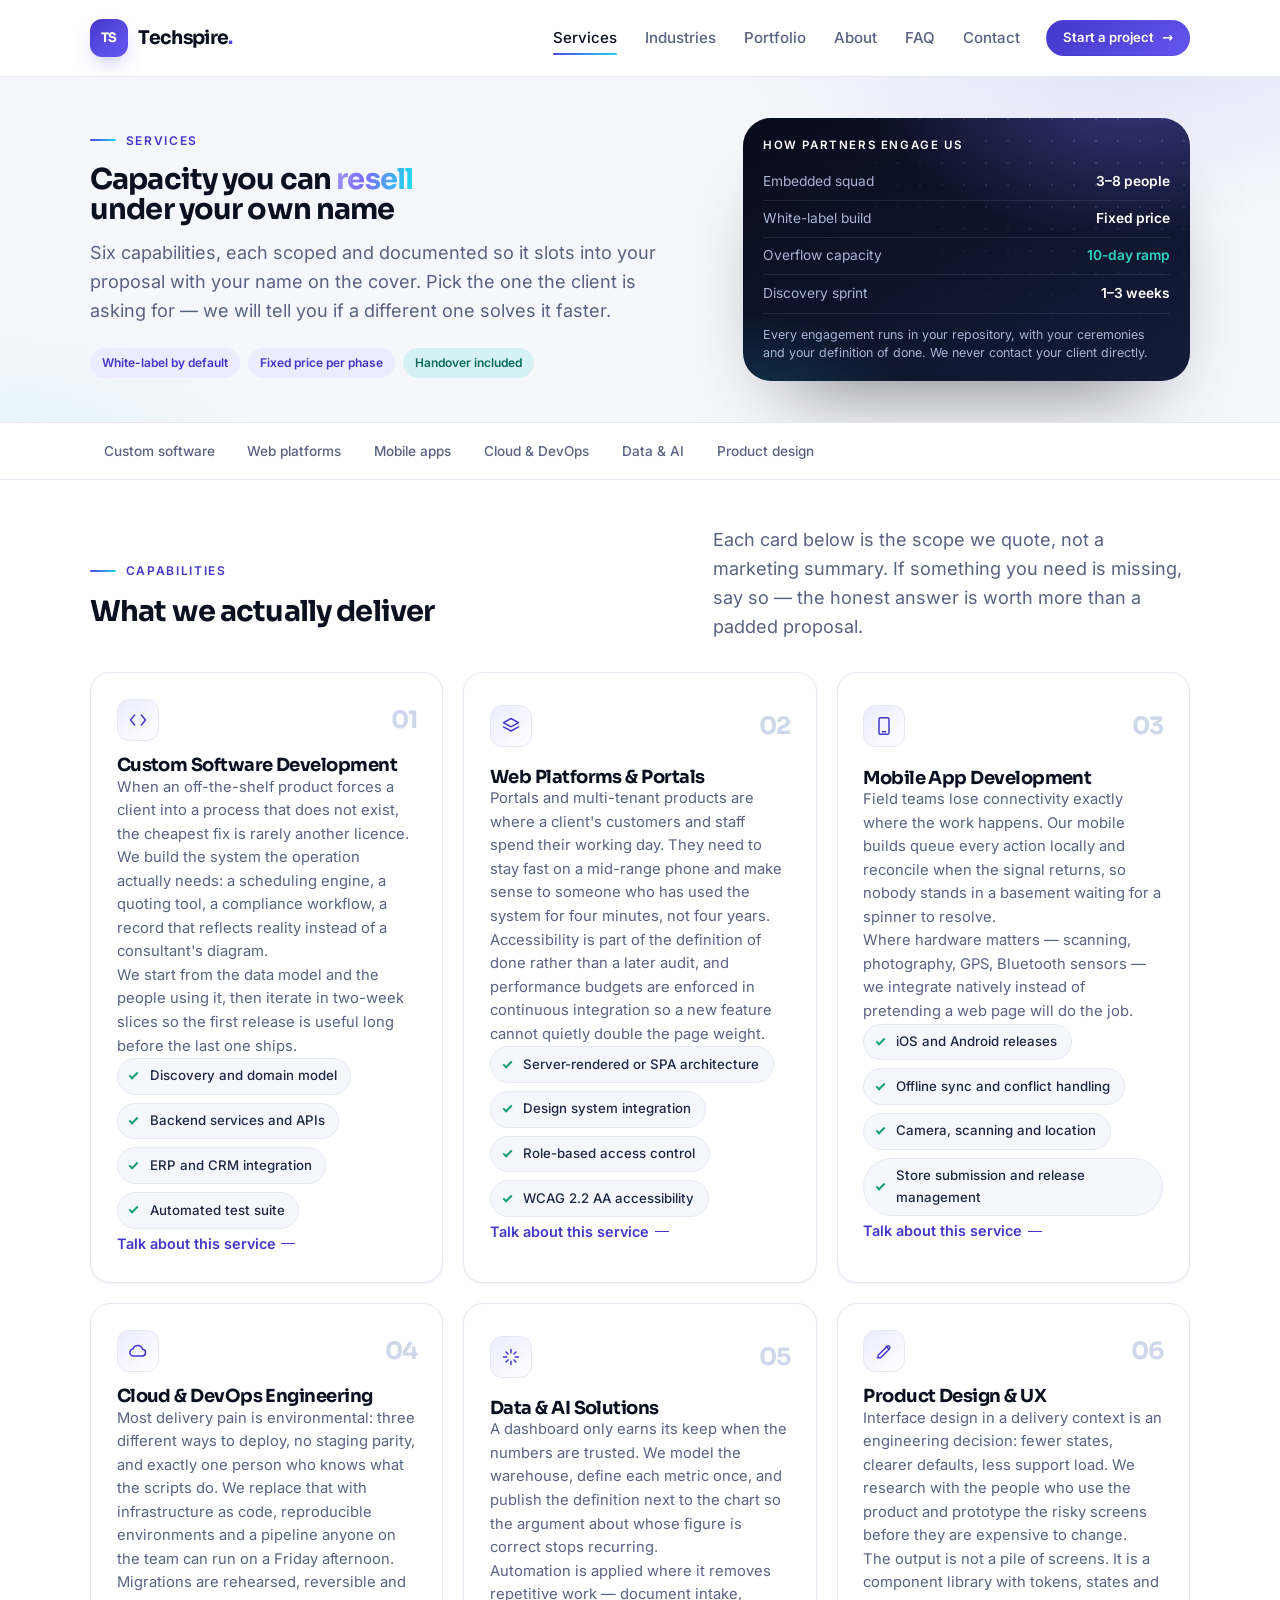
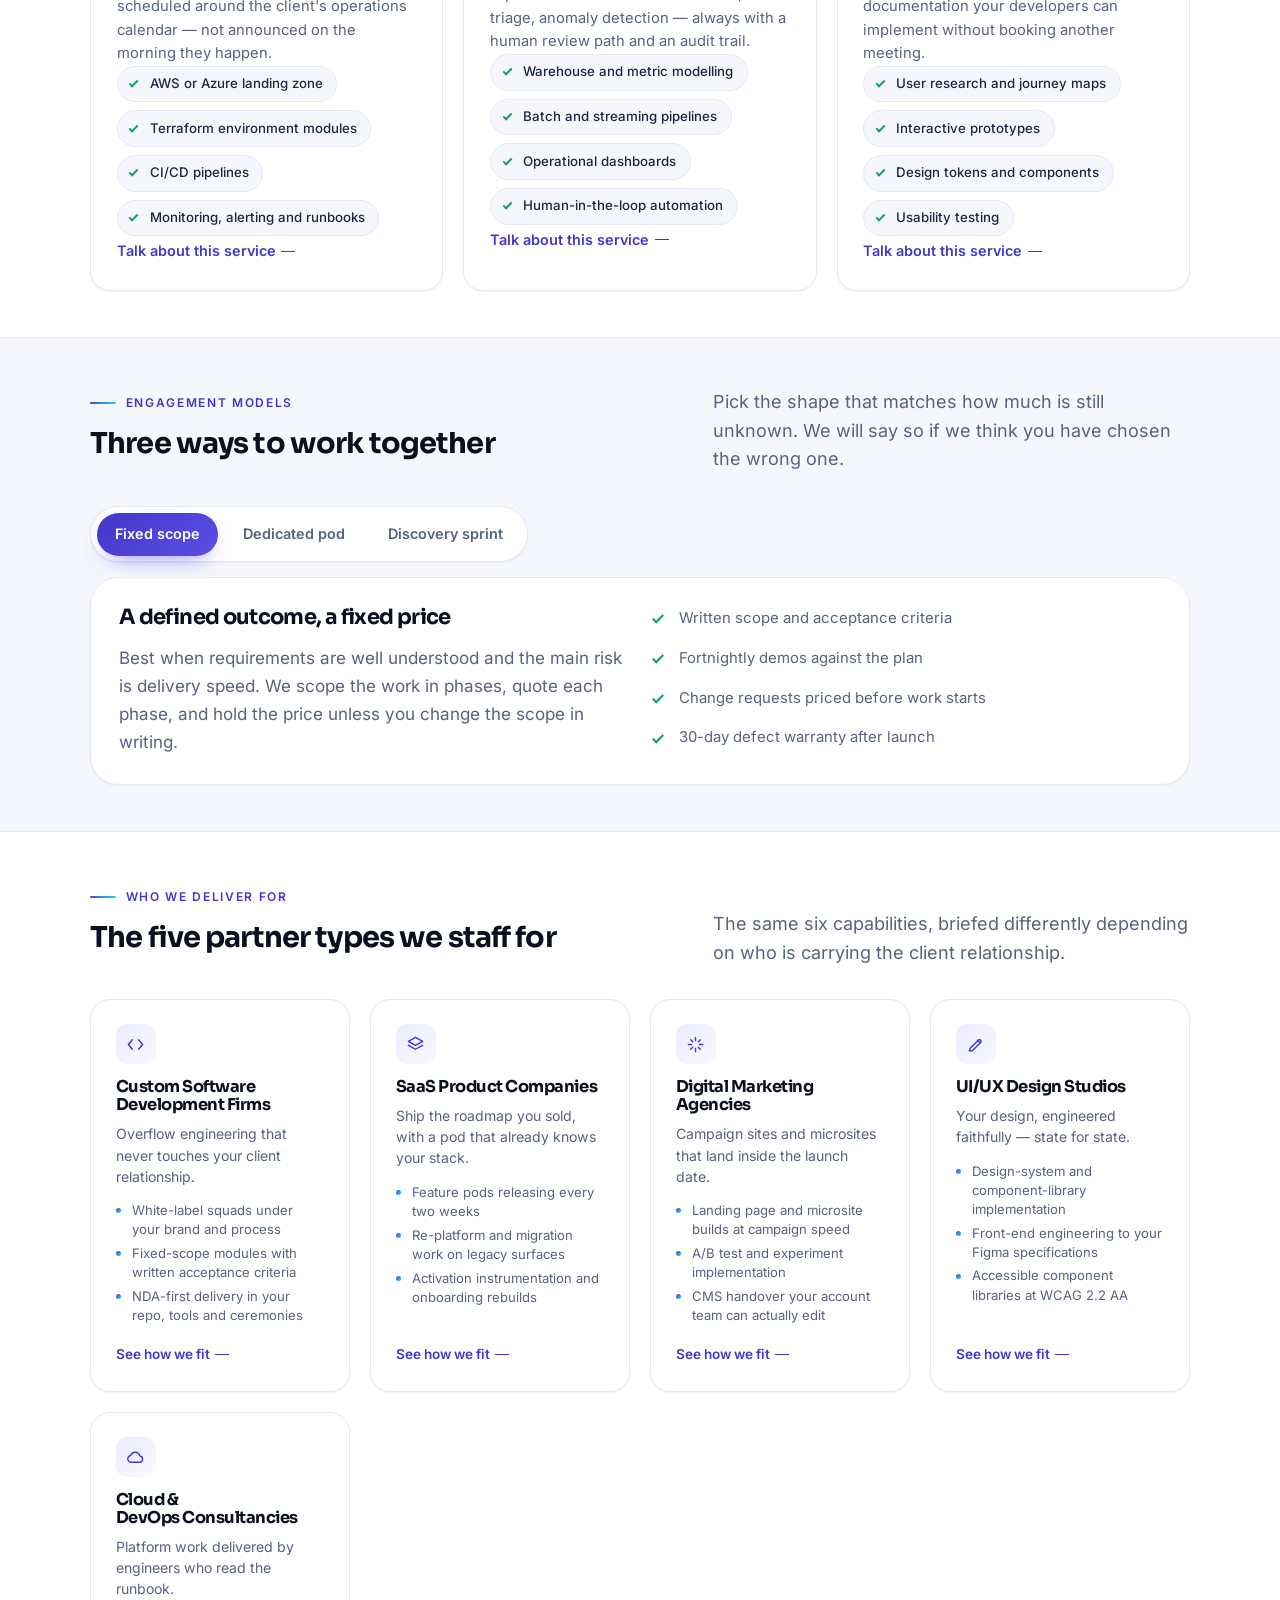
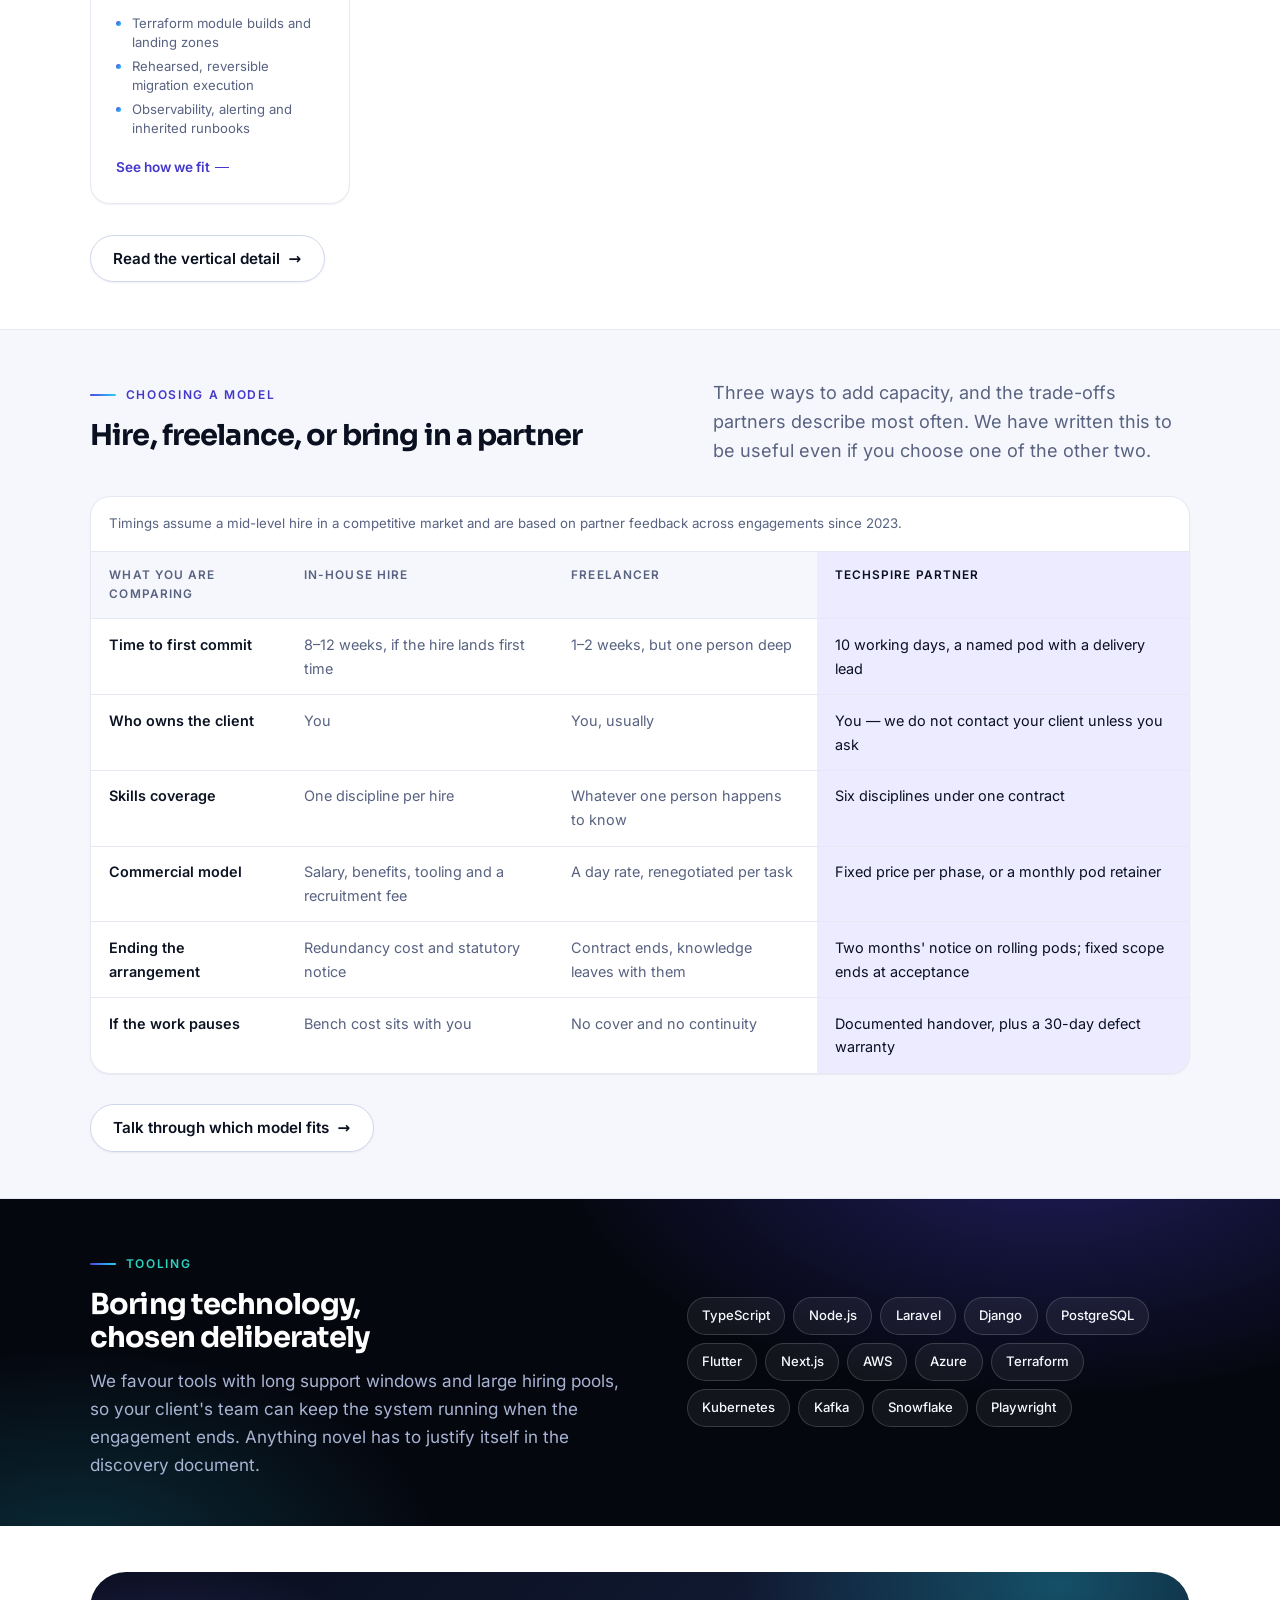
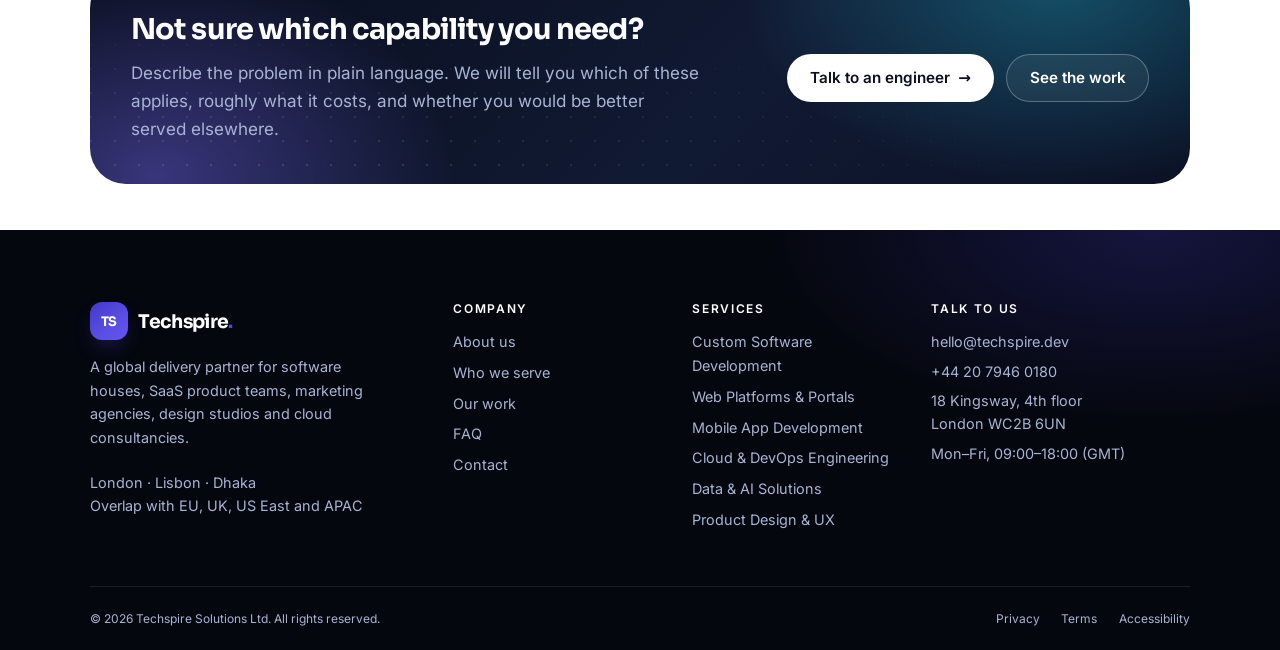
<file: resources/views/frontend/services.html>
<!DOCTYPE html>
<html lang="en">
<head>
  <meta charset="utf-8" />
  <meta name="viewport" content="width=device-width, initial-scale=1" />
  <title>Services — Techspire delivery partner capabilities</title>
  <meta name="description" content="Six delivery capabilities for partner agencies and product teams: custom software, web platforms, mobile apps, cloud and DevOps, data and AI, and product design." />
  <link rel="icon" href="data:image/svg+xml,%3Csvg xmlns='http://www.w3.org/2000/svg' viewBox='0 0 32 32'%3E%3Crect width='32' height='32' rx='8' fill='%234f46e5'/%3E%3Ctext x='16' y='22' font-family='Segoe UI,Arial' font-size='14' font-weight='700' fill='white' text-anchor='middle'%3ETS%3C/text%3E%3C/svg%3E" />
  <link rel="stylesheet" href="../../../public/css/style.css" />
</head>
<body data-page="services">
  <a class="skip-link" href="#main">Skip to main content</a>

  <div data-component="header"></div>

  <noscript>
    <nav class="container nav-fallback" aria-label="Pages">
      <a href="index.html">Home</a>
      <a href="services.html">Services</a>
      <a href="industries.html">Industries</a>
      <a href="portfolio.html">Portfolio</a>
      <a href="about.html">About</a>
      <a href="faq.html">FAQ</a>
      <a href="contact.html">Contact</a>
    </nav>
  </noscript>

  <main id="main">
    <section class="page-hero">
      <div class="container page-hero__inner">
        <div>
          <p class="eyebrow">Services</p>
          <h1>Capacity you can <span class="text-gradient">resell</span> under your own name</h1>
          <p class="lead">
            Six capabilities, each scoped and documented so it slots into your proposal with your
            name on the cover. Pick the one the client is asking for — we will tell you if a different
            one solves it faster.
          </p>
          <ul class="page-hero__meta">
            <li><span class="pill">White-label by default</span></li>
            <li><span class="pill">Fixed price per phase</span></li>
            <li><span class="pill pill--accent">Handover included</span></li>
          </ul>
        </div>

        <aside class="hero-panel" aria-label="How partners engage us">
          <p class="hero-panel__title">How partners engage us</p>
          <ul class="hero-panel__rows">
            <li class="hero-panel__row"><span>Embedded squad</span><b>3–8 people</b></li>
            <li class="hero-panel__row"><span>White-label build</span><b>Fixed price</b></li>
            <li class="hero-panel__row"><span>Overflow capacity</span><em>10-day ramp</em></li>
            <li class="hero-panel__row"><span>Discovery sprint</span><b>1–3 weeks</b></li>
          </ul>
          <p class="hero-panel__note">
            Every engagement runs in your repository, with your ceremonies and your definition of
            done. We never contact your client directly.
          </p>
        </aside>
      </div>
    </section>

    <nav class="anchor-bar" aria-label="Capabilities on this page">
      <div class="container anchor-bar__inner">
        <a class="anchor-link" href="#custom-software">Custom software</a>
        <a class="anchor-link" href="#web-platforms">Web platforms</a>
        <a class="anchor-link" href="#mobile-apps">Mobile apps</a>
        <a class="anchor-link" href="#cloud-devops">Cloud &amp; DevOps</a>
        <a class="anchor-link" href="#data-ai">Data &amp; AI</a>
        <a class="anchor-link" href="#product-design">Product design</a>
      </div>
    </nav>

    <section class="section" aria-labelledby="detail-title">
      <div class="container">
        <div class="section__head section__head--split">
          <div>
            <p class="eyebrow">Capabilities</p>
            <h2 id="detail-title">What we actually deliver</h2>
          </div>
          <p class="lead">
            Each card below is the scope we quote, not a marketing summary. If something you need is
            missing, say so — the honest answer is worth more than a padded proposal.
          </p>
        </div>

        <!-- Service cards from jsonData/services.json (detail variant) -->
        <div class="service-grid" data-collection="services" data-variant="detail"></div>
      </div>
    </section>

    <section class="section section--soft" aria-labelledby="engagement-title">
      <div class="container">
        <div class="section__head section__head--split">
          <div>
            <p class="eyebrow">Engagement models</p>
            <h2 id="engagement-title">Three ways to work together</h2>
          </div>
          <p class="lead">
            Pick the shape that matches how much is still unknown. We will say so if we think you
            have chosen the wrong one.
          </p>
        </div>

        <div class="tabs" data-tabs>
          <div class="tabs__list" role="tablist" aria-label="Engagement models">
            <button class="tabs__tab" id="tab-fixed" type="button" role="tab" aria-selected="true" aria-controls="panel-fixed">Fixed scope</button>
            <button class="tabs__tab" id="tab-team" type="button" role="tab" aria-selected="false" aria-controls="panel-team" tabindex="-1">Dedicated pod</button>
            <button class="tabs__tab" id="tab-discovery" type="button" role="tab" aria-selected="false" aria-controls="panel-discovery" tabindex="-1">Discovery sprint</button>
          </div>

          <div class="tabs__panel" id="panel-fixed" role="tabpanel" aria-labelledby="tab-fixed">
            <div class="grid grid--2">
              <div>
                <h3>A defined outcome, a fixed price</h3>
                <p class="text-muted">
                  Best when requirements are well understood and the main risk is delivery speed. We
                  scope the work in phases, quote each phase, and hold the price unless you change the
                  scope in writing.
                </p>
              </div>
              <ul class="check-list">
                <li>Written scope and acceptance criteria</li>
                <li>Fortnightly demos against the plan</li>
                <li>Change requests priced before work starts</li>
                <li>30-day defect warranty after launch</li>
              </ul>
            </div>
          </div>

          <div class="tabs__panel" id="panel-team" role="tabpanel" aria-labelledby="tab-team" hidden>
            <div class="grid grid--2">
              <div>
                <h3>A stable pod on your roadmap</h3>
                <p class="text-muted">
                  Best for products that keep evolving. A named group of designers and engineers works
                  to your priorities on a monthly retainer, with the same people turning up each sprint.
                </p>
              </div>
              <ul class="check-list">
                <li>Named team with a delivery lead</li>
                <li>Shared backlog and definition of done</li>
                <li>Monthly reporting on throughput</li>
                <li>Two months' notice, no lock-in</li>
              </ul>
            </div>
          </div>

          <div class="tabs__panel" id="panel-discovery" role="tabpanel" aria-labelledby="tab-discovery" hidden>
            <div class="grid grid--2">
              <div>
                <h3>One to three weeks to decide</h3>
                <p class="text-muted">
                  Best when the opportunity is real but the shape is unclear. We interview users,
                  audit the current systems, and give you a plan you can execute with or without us.
                </p>
              </div>
              <ul class="check-list">
                <li>Stakeholder and user interviews</li>
                <li>Technical and data audit</li>
                <li>Prototype of the riskiest workflow</li>
                <li>Fee credited if delivery follows</li>
              </ul>
            </div>
          </div>
        </div>
      </div>
    </section>

    <section class="section" aria-labelledby="deliver-for-title">
      <div class="container">
        <div class="section__head section__head--split">
          <div>
            <p class="eyebrow">Who we deliver for</p>
            <h2 id="deliver-for-title">The five partner types we staff for</h2>
          </div>
          <p class="lead">
            The same six capabilities, briefed differently depending on who is carrying the client
            relationship.
          </p>
        </div>

        <!-- Cards from jsonData/verticals.json -->
        <div class="vertical-grid" data-collection="verticals"></div>

        <div class="section__actions">
          <a class="btn btn--ghost" href="industries.html">
            Read the vertical detail
            <span class="btn__arrow" aria-hidden="true">→</span>
          </a>
        </div>
      </div>
    </section>

    <section class="section section--soft" aria-labelledby="compare-title">
      <div class="container">
        <div class="section__head section__head--split">
          <div>
            <p class="eyebrow">Choosing a model</p>
            <h2 id="compare-title">Hire, freelance, or bring in a partner</h2>
          </div>
          <p class="lead">
            Three ways to add capacity, and the trade-offs partners describe most often. We have
            written this to be useful even if you choose one of the other two.
          </p>
        </div>

        <div class="compare">
          <table class="compare__table">
            <caption>
              Timings assume a mid-level hire in a competitive market and are based on partner
              feedback across engagements since 2023.
            </caption>
            <thead>
              <tr>
                <th scope="col">What you are comparing</th>
                <th scope="col">In-house hire</th>
                <th scope="col">Freelancer</th>
                <th scope="col">Techspire partner</th>
              </tr>
            </thead>
            <tbody>
              <tr>
                <th scope="row">Time to first commit</th>
                <td>8–12 weeks, if the hire lands first time</td>
                <td>1–2 weeks, but one person deep</td>
                <td>10 working days, a named pod with a delivery lead</td>
              </tr>
              <tr>
                <th scope="row">Who owns the client</th>
                <td>You</td>
                <td>You, usually</td>
                <td>You — we do not contact your client unless you ask</td>
              </tr>
              <tr>
                <th scope="row">Skills coverage</th>
                <td>One discipline per hire</td>
                <td>Whatever one person happens to know</td>
                <td>Six disciplines under one contract</td>
              </tr>
              <tr>
                <th scope="row">Commercial model</th>
                <td>Salary, benefits, tooling and a recruitment fee</td>
                <td>A day rate, renegotiated per task</td>
                <td>Fixed price per phase, or a monthly pod retainer</td>
              </tr>
              <tr>
                <th scope="row">Ending the arrangement</th>
                <td>Redundancy cost and statutory notice</td>
                <td>Contract ends, knowledge leaves with them</td>
                <td>Two months' notice on rolling pods; fixed scope ends at acceptance</td>
              </tr>
              <tr>
                <th scope="row">If the work pauses</th>
                <td>Bench cost sits with you</td>
                <td>No cover and no continuity</td>
                <td>Documented handover, plus a 30-day defect warranty</td>
              </tr>
            </tbody>
          </table>
        </div>

        <div class="section__actions">
          <a class="btn btn--ghost" href="contact.html">
            Talk through which model fits
            <span class="btn__arrow" aria-hidden="true">→</span>
          </a>
        </div>
      </div>
    </section>

    <section class="section section--ink" aria-labelledby="stack-title">
      <div class="container split">
        <div>
          <p class="eyebrow">Tooling</p>
          <h2 id="stack-title">Boring technology, chosen deliberately</h2>
          <p class="text-muted">
            We favour tools with long support windows and large hiring pools, so your client's team can
            keep the system running when the engagement ends. Anything novel has to justify itself in
            the discovery document.
          </p>
        </div>
        <ul class="stack-list">
          <li>TypeScript</li>
          <li>Node.js</li>
          <li>Laravel</li>
          <li>Django</li>
          <li>PostgreSQL</li>
          <li>Flutter</li>
          <li>Next.js</li>
          <li>AWS</li>
          <li>Azure</li>
          <li>Terraform</li>
          <li>Kubernetes</li>
          <li>Kafka</li>
          <li>Snowflake</li>
          <li>Playwright</li>
        </ul>
      </div>
    </section>

    <section class="section" aria-labelledby="services-cta-title">
      <div class="container">
        <div class="cta-band">
          <div class="cta-band__body">
            <div>
              <h2 id="services-cta-title">Not sure which capability you need?</h2>
              <p>
                Describe the problem in plain language. We will tell you which of these applies,
                roughly what it costs, and whether you would be better served elsewhere.
              </p>
            </div>
            <div class="btn-row">
              <a class="btn btn--invert" href="contact.html">
                Talk to an engineer
                <span class="btn__arrow" aria-hidden="true">→</span>
              </a>
              <a class="btn btn--outline-invert" href="portfolio.html">See the work</a>
            </div>
          </div>
        </div>
      </div>
    </section>
  </main>

  <div data-component="footer"></div>

  <script src="../../../public/js/components.js" defer></script>
  <script src="../../../public/js/data.js" defer></script>
  <script src="../../../public/js/tabs.js" defer></script>
</body>
</html>
</file>
<file: public/css/style.css>
/* ==========================================================================
   Techspire Solutions — single stylesheet.
   Sections: 1 tokens, 2 fonts/base, 3 layout, 4 buttons/badges, 5 header,
   6 hero, 7 cards/metrics, 8 services page, 9 portfolio, 10 about,
   11 faq, 12 forms, 13 carousel, 14 footer, 15 states, 16 responsive.
   All styling lives here: no inline styles, no <style> blocks, no JS-set styles.
   ========================================================================== */

/* 1. Design tokens ------------------------------------------------------- */
:root {
  /* Ink (dark surfaces) */
  --ink-950: #05070f;
  --ink-900: #0a1020;
  --ink-800: #111a33;
  --ink-700: #1b2743;

  /* Light surfaces */
  --paper: #ffffff;
  --paper-soft: #f6f7fc;
  --paper-tint: #eef1fa;

  /* Lines & text */
  --line: #e5e9f4;
  --line-strong: #cfd7ea;
  --text: #0c1424;
  --text-muted: #586281;
  --invert: #f7f9ff;
  --invert-muted: #a8b4d3;

  /* Brand & accents */
  --brand-500: #4f46e5;
  --brand-600: #4338ca;
  --brand-400: #7c6cff;
  --brand-soft: #ecebff;
  --cyan: #22d3ee;
  --teal: #2dd4bf;
  --amber: #fbbf24;
  --danger: #b42318;
  --danger-soft: #fdeceb;
  --success: #0e9f6e;
  --success-soft: #e7f8f1;

  /* Type */
  --font-sans:
    "Inter", "Segoe UI", system-ui, -apple-system, "Helvetica Neue", Arial,
    sans-serif;
  --font-display:
    "Sora", "Inter", "Segoe UI", system-ui, -apple-system, Arial, sans-serif;
  --text-xs: 0.75rem;
  --text-sm: 0.875rem;
  --text-base: 1.0625rem;
  --text-md: 1.125rem;
  --text-lg: clamp(1.15rem, 0.35vw + 1.05rem, 1.32rem);
  --text-xl: clamp(1.4rem, 0.9vw + 1.15rem, 1.8rem);
  --text-2xl: clamp(1.85rem, 2.4vw + 1.1rem, 2.9rem);
  --text-3xl: clamp(2.5rem, 4.6vw + 1rem, 4.1rem);

  /* Space & shape */
  --space-2xs: 0.35rem;
  --space-xs: 0.6rem;
  --space-sm: 0.9rem;
  --space-md: 1.35rem;
  --space-lg: 2rem;
  --space-xl: 3rem;
  --space-2xl: 4.5rem;
  --gutter: clamp(1.25rem, 4vw, 2.5rem);
  --section-y: clamp(2.5rem, 3.6vw, 3.75rem);
  --container: 1180px;
  --container-narrow: 760px;
  --radius-xs: 10px;
  --radius-sm: 14px;
  --radius: 20px;
  --radius-lg: 28px;
  --radius-xl: 36px;
  --radius-pill: 999px;
  --border: 1px solid var(--line);

  /* Elevation */
  --shadow-xs: 0 1px 2px rgba(12, 20, 36, 0.06);
  --shadow-sm:
    0 2px 6px -2px rgba(12, 20, 36, 0.08),
    0 10px 26px -20px rgba(12, 20, 36, 0.28);
  --shadow-md:
    0 18px 44px -26px rgba(12, 20, 36, 0.35),
    0 2px 6px -3px rgba(12, 20, 36, 0.08);
  --shadow-lg: 0 44px 90px -46px rgba(5, 7, 15, 0.6);
  --glow-brand: 0 24px 60px -24px rgba(79, 70, 229, 0.65);
  --ring: 0 0 0 3px rgba(79, 70, 229, 0.3);
  --transition: 200ms cubic-bezier(0.2, 0.65, 0.3, 1);
  --header-h: 76px;
}

/* 2. Fonts, reset, base --------------------------------------------------- */
@font-face {
  font-family: "Inter";
  src: url("../fonts/inter-latin.woff2") format("woff2");
  font-weight: 400 600;
  font-style: normal;
  font-display: swap;
}

@font-face {
  font-family: "Sora";
  src: url("../fonts/sora-latin.woff2") format("woff2");
  font-weight: 600 800;
  font-style: normal;
  font-display: swap;
}

*,
*::before,
*::after {
  box-sizing: border-box;
}

html {
  -webkit-text-size-adjust: 100%;
  scroll-behavior: smooth;
  scroll-padding-top: calc(var(--header-h) + 1.5rem);
}

body {
  margin: 0;
  background: var(--paper);
  color: var(--text);
  font-family: var(--font-sans);
  font-size: var(--text-base);
  line-height: 1.65;
  -webkit-font-smoothing: antialiased;
  text-rendering: optimizeLegibility;
}

[hidden] {
  display: none !important;
}

h1,
h2,
h3,
h4 {
  margin: 0 0 var(--space-sm);
  color: var(--ink-900);
  font-family: var(--font-display);
  font-weight: 700;
  line-height: 1.12;
  letter-spacing: -0.03em;
  text-wrap: balance;
}

h1 {
  font-size: var(--text-xl);
  line-height: 1.04;
}

h2 {
  font-size: var(--text-xl);
}

h3 {
  font-size: var(--text-lg);
}

h4 {
  font-size: var(--text-md);
}

p {
  margin: 0 0 var(--space-md);
}

p:last-child {
  margin-bottom: 0;
}

a {
  color: var(--brand-600);
  text-decoration-thickness: 1px;
  text-underline-offset: 3px;
  transition: color var(--transition);
}

a:hover {
  color: var(--brand-500);
}

ul,
ol {
  margin: 0 0 var(--space-md);
  padding-left: 1.2rem;
}

li + li {
  margin-top: 0.35rem;
}

strong {
  font-weight: 600;
  color: var(--ink-900);
}

hr {
  border: 0;
  border-top: var(--border);
  margin: var(--space-xl) 0;
}

code {
  font-family: "Cascadia Code", Consolas, monospace;
  font-size: 0.92em;
  background: var(--paper-tint);
  padding: 0.1em 0.35em;
  border-radius: 5px;
}

:focus-visible {
  outline: 2px solid var(--brand-500);
  outline-offset: 3px;
  border-radius: 6px;
}

::selection {
  background: var(--brand-500);
  color: #fff;
}

.skip-link {
  position: absolute;
  left: 50%;
  top: 0;
  z-index: 200;
  padding: 0.75rem 1.25rem;
  border-radius: 0 0 var(--radius-sm) var(--radius-sm);
  background: var(--ink-900);
  color: #fff;
  font-weight: 600;
  text-decoration: none;
  transform: translate(-50%, -140%);
  transition: transform var(--transition);
}

.skip-link:focus-visible {
  transform: translate(-50%, 0);
  color: #fff;
}

.visually-hidden {
  position: absolute;
  width: 1px;
  height: 1px;
  margin: -1px;
  padding: 0;
  overflow: hidden;
  clip: rect(0 0 0 0);
  clip-path: inset(50%);
  white-space: nowrap;
  border: 0;
}

/* 3. Layout -------------------------------------------------------------- */
.container {
  width: 100%;
  max-width: var(--container);
  margin-inline: auto;
  padding-inline: var(--gutter);
}

.container--narrow {
  max-width: var(--container-narrow);
}

.section {
  padding-block: var(--section-y);
}

.section--soft {
  background: var(--paper-soft);
  border-block: 1px solid var(--line);
}

.section--tint {
  background:
    radial-gradient(
      48rem 26rem at 90% -10%,
      rgba(79, 70, 229, 0.08),
      transparent 60%
    ),
    var(--paper-soft);
  border-block: 1px solid var(--line);
}

.section--ink {
  position: relative;
  overflow: hidden;
  background:
    radial-gradient(
      50rem 26rem at 82% -18%,
      rgba(79, 70, 229, 0.35),
      transparent 62%
    ),
    radial-gradient(
      38rem 22rem at 6% 110%,
      rgba(34, 211, 238, 0.18),
      transparent 60%
    ),
    var(--ink-950);
  color: var(--invert-muted);
}

.section--ink h2,
.section--ink h3,
.section--ink h4 {
  color: #fff;
}

.section--ink .text-muted {
  color: var(--invert-muted);
}

/* Cards sitting on an ink section keep the same shape with a glass surface. */
.section--ink .card {
  border-color: rgba(255, 255, 255, 0.12);
  background: rgba(255, 255, 255, 0.04);
  box-shadow: none;
}

.section--ink .card__text {
  color: var(--invert-muted);
}

.section--ink .card__icon {
  border-color: rgba(255, 255, 255, 0.16);
  background: rgba(255, 255, 255, 0.06);
  color: var(--brand-400);
}

.section__head {
  max-width: 44rem;
  margin-bottom: clamp(1.4rem, 2.4vw, 2.1rem);
}

.section__head--center {
  margin-inline: auto;
  text-align: center;
}

/* Head with the copy on the left and a short lead on the right */
.section__head--split {
  display: grid;
  gap: 0.75rem 2.5rem;
  max-width: none;
  align-items: end;
}

@media (min-width: 900px) {
  .section__head--split {
    grid-template-columns: minmax(0, 1.1fr) minmax(0, 0.9fr);
  }

  .section__head--split .lead {
    margin-bottom: 0.15rem;
    font-size: var(--text-md);
  }
}

.section__head .lead {
  margin-bottom: 0;
}

.section__actions {
  margin-top: clamp(1.4rem, 2.4vw, 2rem);
}

.eyebrow {
  display: inline-flex;
  align-items: center;
  gap: 0.6rem;
  margin-bottom: var(--space-sm);
  color: var(--brand-600);
  font-size: var(--text-xs);
  font-weight: 600;
  letter-spacing: 0.14em;
  text-transform: uppercase;
}

.eyebrow::before {
  content: "";
  width: 26px;
  height: 2px;
  border-radius: 2px;
  background: linear-gradient(90deg, var(--brand-500), var(--cyan));
}

.section--ink .eyebrow {
  color: var(--teal);
}

.lead {
  font-size: var(--text-md);
  line-height: 1.6;
  color: var(--text-muted);
}

.text-muted {
  color: var(--text-muted);
}

.text-gradient {
  background: linear-gradient(100deg, #a394ff 0%, #7c6cff 38%, var(--cyan) 92%);
  -webkit-background-clip: text;
  background-clip: text;
  color: transparent;
}

.grid {
  display: grid;
  gap: clamp(1rem, 2vw, 1.5rem);
}

.grid--2 {
  grid-template-columns: repeat(auto-fit, minmax(280px, 1fr));
}

.grid--3 {
  grid-template-columns: repeat(auto-fit, minmax(288px, 1fr));
}

.grid--4 {
  grid-template-columns: repeat(auto-fit, minmax(220px, 1fr));
}

.grid--stats {
  grid-template-columns: repeat(2, minmax(0, 1fr));
  gap: 0.85rem;
}

.split {
  display: grid;
  gap: clamp(2rem, 4vw, 3.5rem);
  align-items: center;
}

@media (min-width: 960px) {
  .split {
    grid-template-columns: 1.04fr 0.96fr;
  }

  .split--top {
    align-items: start;
  }
}

.stack > * + * {
  margin-top: var(--space-md);
}

.prose {
  max-width: 46rem;
}

.prose h2 {
  margin-top: 2.5rem;
  font-size: var(--text-xl);
}

.prose h2:first-child {
  margin-top: 0;
}

.prose p,
.prose li {
  color: var(--text-muted);
}

/* 4. Buttons, badges, pills ---------------------------------------------- */
.btn {
  --btn-fg: #fff;
  position: relative;
  display: inline-flex;
  align-items: center;
  justify-content: center;
  gap: 0.5rem;
  padding: 0.85rem 1.4rem;
  border: 1px solid transparent;
  border-radius: var(--radius-pill);
  background: var(--brand-500);
  color: var(--btn-fg);
  font: inherit;
  font-size: 0.95rem;
  font-weight: 600;
  line-height: 1.2;
  text-decoration: none;
  cursor: pointer;
  transition:
    transform var(--transition),
    box-shadow var(--transition),
    background var(--transition),
    border-color var(--transition),
    color var(--transition);
}

.btn:hover {
  color: var(--btn-fg);
  transform: translateY(-2px);
}

.btn:active {
  transform: translateY(0);
}

.btn:disabled {
  opacity: 0.55;
  cursor: not-allowed;
  transform: none;
  box-shadow: none;
}

.btn--primary {
  background: linear-gradient(135deg, #4338ca 0%, #5548dd 55%, #6355f0 100%);
  box-shadow: var(--glow-brand);
}

.btn--primary:hover {
  box-shadow: 0 28px 60px -22px rgba(79, 70, 229, 0.8);
}

.btn--ghost {
  background: #fff;
  border-color: var(--line-strong);
  color: var(--ink-900);
  box-shadow: var(--shadow-xs);
}

.btn--ghost:hover {
  color: var(--ink-900);
  border-color: var(--ink-900);
  box-shadow: var(--shadow-sm);
}

.btn--accent {
  background: linear-gradient(135deg, var(--teal), var(--cyan));
  color: #042522;
}

.btn--accent:hover {
  color: #042522;
}

.btn--invert {
  background: #fff;
  color: var(--ink-900);
  box-shadow: var(--shadow-md);
}

.btn--invert:hover {
  color: var(--ink-900);
}

.btn--outline-invert {
  background: rgba(255, 255, 255, 0.06);
  border-color: rgba(255, 255, 255, 0.28);
  color: #fff;
}

.btn--outline-invert:hover {
  color: #fff;
  background: rgba(255, 255, 255, 0.12);
}

.btn--lg {
  padding: 1rem 1.75rem;
  font-size: 1rem;
}

.btn--sm {
  padding: 0.55rem 1rem;
  font-size: 0.82rem;
}

.btn__arrow {
  transition: transform var(--transition);
}

.btn:hover .btn__arrow {
  transform: translateX(3px);
}

.btn-row {
  display: flex;
  flex-wrap: wrap;
  gap: 0.75rem;
}

.badge {
  display: inline-flex;
  align-items: center;
  gap: 0.55rem;
  margin-bottom: 1.5rem;
  padding: 0.4rem 0.85rem 0.4rem 0.6rem;
  border: 1px solid rgba(255, 255, 255, 0.16);
  border-radius: var(--radius-pill);
  background: rgba(255, 255, 255, 0.06);
  color: var(--invert-muted);
  font-size: 0.78rem;
  font-weight: 500;
  letter-spacing: 0.01em;
}

.badge__dot {
  width: 8px;
  height: 8px;
  border-radius: 50%;
  background: var(--teal);
  box-shadow: 0 0 0 0 rgba(45, 212, 191, 0.55);
  animation: badge-pulse 2.6s ease-out infinite;
}

@keyframes badge-pulse {
  70% {
    box-shadow: 0 0 0 9px rgba(45, 212, 191, 0);
  }
  100% {
    box-shadow: 0 0 0 0 rgba(45, 212, 191, 0);
  }
}

.pill {
  display: inline-flex;
  align-items: center;
  gap: 0.4rem;
  padding: 0.32rem 0.75rem;
  border-radius: var(--radius-pill);
  background: var(--brand-soft);
  color: var(--brand-600);
  font-size: var(--text-xs);
  font-weight: 600;
}

.pill--accent {
  background: rgba(45, 212, 191, 0.16);
  color: #086b5c;
}

.pill--ghost {
  background: transparent;
  border: 1px solid var(--line-strong);
  color: var(--text-muted);
}

/* 5. Header -------------------------------------------------------------- */
.header {
  position: sticky;
  top: 0;
  z-index: 100;
  border-bottom: 1px solid var(--line);
  background: rgba(255, 255, 255, 0.88);
  backdrop-filter: blur(16px) saturate(150%);
}

.header__inner {
  display: flex;
  align-items: center;
  gap: var(--space-md);
  min-height: var(--header-h);
}

.brand {
  display: inline-flex;
  align-items: center;
  gap: 0.65rem;
  color: var(--ink-900);
  font-family: var(--font-display);
  font-size: 1.18rem;
  font-weight: 700;
  letter-spacing: -0.035em;
  text-decoration: none;
  white-space: nowrap;
}

.brand:hover {
  color: var(--ink-900);
}

.brand__mark {
  display: grid;
  place-items: center;
  width: 38px;
  height: 38px;
  border-radius: 12px;
  background: linear-gradient(140deg, #4338ca, #5b4ee4 60%, #6355f0);
  box-shadow: 0 10px 22px -10px rgba(79, 70, 229, 0.7);
  color: #fff;
  font-size: 0.82rem;
  letter-spacing: -0.02em;
}

.brand__name span {
  color: var(--brand-500);
}

.nav {
  display: flex;
  align-items: center;
  gap: 0.35rem;
  margin-left: auto;
}

.nav__list {
  display: flex;
  align-items: center;
  gap: 0.15rem;
  margin: 0;
  padding: 0;
  list-style: none;
}

.nav__list li {
  margin: 0;
}

.nav__link {
  position: relative;
  display: inline-block;
  padding: 0.55rem 0.8rem;
  border-radius: 10px;
  color: var(--text-muted);
  font-size: 0.94rem;
  font-weight: 500;
  text-decoration: none;
  transition:
    color var(--transition),
    background var(--transition);
}

.nav__link::after {
  content: "";
  position: absolute;
  left: 0.8rem;
  right: 0.8rem;
  bottom: 0.28rem;
  height: 2px;
  border-radius: 2px;
  background: linear-gradient(90deg, var(--brand-500), var(--cyan));
  transform: scaleX(0);
  transform-origin: left;
  transition: transform var(--transition);
}

.nav__link:hover {
  color: var(--ink-900);
  background: var(--paper-tint);
}

.nav__link:hover::after,
.nav__link[aria-current="page"]::after {
  transform: scaleX(1);
}

.nav__link[aria-current="page"] {
  color: var(--ink-900);
}

.header__cta {
  margin-left: 0.5rem;
}

.nav-toggle {
  display: none;
  align-items: center;
  justify-content: center;
  width: 44px;
  height: 44px;
  margin-left: auto;
  padding: 0;
  border: 1px solid var(--line-strong);
  border-radius: 12px;
  background: #fff;
  cursor: pointer;
}

.nav-toggle__bars {
  position: relative;
  display: block;
  width: 18px;
  height: 2px;
  border-radius: 2px;
  background: var(--ink-900);
  transition: background var(--transition);
}

.nav-toggle__bars::before,
.nav-toggle__bars::after {
  content: "";
  position: absolute;
  left: 0;
  width: 18px;
  height: 2px;
  border-radius: 2px;
  background: var(--ink-900);
  transition: transform var(--transition);
}

.nav-toggle__bars::before {
  top: -6px;
}

.nav-toggle__bars::after {
  top: 6px;
}

.nav-toggle[aria-expanded="true"] .nav-toggle__bars {
  background: transparent;
}

.nav-toggle[aria-expanded="true"] .nav-toggle__bars::before {
  transform: translateY(6px) rotate(45deg);
}

.nav-toggle[aria-expanded="true"] .nav-toggle__bars::after {
  transform: translateY(-6px) rotate(-45deg);
}

.nav-fallback {
  display: flex;
  flex-wrap: wrap;
  gap: var(--space-md);
  padding-block: var(--space-sm);
  font-size: var(--text-sm);
}

@media (max-width: 999px) {
  .nav-toggle {
    display: inline-flex;
  }

  .nav {
    display: block;
    position: fixed;
    inset: calc(var(--header-h) + 1px) 0 auto 0;
    margin: 0;
    padding: var(--space-md) var(--gutter) var(--space-lg);
    border-bottom: 1px solid var(--line);
    background: #fff;
    box-shadow: var(--shadow-lg);
    opacity: 0;
    visibility: hidden;
    transform: translateY(-10px);
    transition:
      opacity var(--transition),
      transform var(--transition),
      visibility var(--transition);
  }

  .nav.is-open {
    opacity: 1;
    visibility: visible;
    transform: none;
  }

  .nav__list {
    flex-direction: column;
    align-items: stretch;
    gap: 0.1rem;
  }

  .nav__link {
    display: block;
    padding: 0.8rem 0.85rem;
    font-size: var(--text-base);
  }

  .nav__link::after {
    display: none;
  }

  .nav__link[aria-current="page"] {
    background: var(--brand-soft);
    color: var(--brand-600);
  }

  .header__cta {
    margin: var(--space-sm) 0 0;
  }

  .header__cta .btn {
    width: 100%;
  }
}

/* 6. Hero ---------------------------------------------------------------- */
.hero {
  position: relative;
  overflow: hidden;
  padding-block: clamp(2.5rem, 4.2vw, 3.5rem) clamp(4.5rem, 8vw, 6.5rem);
  background:
    radial-gradient(
      46rem 28rem at 78% -10%,
      rgba(124, 108, 255, 0.38),
      transparent 62%
    ),
    radial-gradient(
      38rem 24rem at 4% 108%,
      rgba(34, 211, 238, 0.18),
      transparent 62%
    ),
    linear-gradient(180deg, var(--ink-950) 0%, #0a1020 58%, #0d1730 100%);
  color: var(--invert);
}

.hero::before {
  content: "";
  position: absolute;
  inset: 0;
  background-image: radial-gradient(
    circle at 1px 1px,
    rgba(255, 255, 255, 0.1) 1px,
    transparent 0
  );
  background-size: 28px 28px;
  -webkit-mask-image: radial-gradient(
    ellipse at 72% 0%,
    #000 12%,
    transparent 68%
  );
  mask-image: radial-gradient(ellipse at 72% 0%, #000 12%, transparent 68%);
  pointer-events: none;
}

.hero__inner {
  position: relative;
  display: grid;
  gap: clamp(2.75rem, 5vw, 4.5rem);
  align-items: center;
}

.hero__copy {
  max-width: 42rem;
}

@media (min-width: 1000px) {
  .hero__inner {
    grid-template-columns: minmax(0, 1.02fr) minmax(0, 0.98fr);
    gap: clamp(2.5rem, 4vw, 4rem);
  }
}

.hero h1 {
  margin-bottom: 1.25rem;
  color: #fff;
}

.hero .lead {
  max-width: 36rem;
  color: var(--invert-muted);
}

.hero__actions {
  display: flex;
  flex-wrap: wrap;
  gap: 0.75rem;
  margin: 2rem 0 2.25rem;
}

.hero__trust {
  display: flex;
  flex-wrap: wrap;
  align-items: center;
  gap: 1rem 1.75rem;
  padding-top: 1.5rem;
  border-top: 1px solid rgba(255, 255, 255, 0.12);
}

.avatar-stack {
  display: flex;
  align-items: center;
}

.avatar-stack .avatar {
  width: 36px;
  height: 36px;
  margin-left: -10px;
  border: 2px solid var(--ink-900);
  background: linear-gradient(140deg, #4f46e5, #0e7490);
  color: #fff;
  font-size: 0.7rem;
}

.avatar-stack .avatar:first-child {
  margin-left: 0;
}

.rating {
  display: flex;
  flex-direction: column;
  gap: 0.15rem;
  margin: 0;
  font-size: 0.8rem;
  color: var(--invert-muted);
}

/* Global strong colour is dark; restore it inside inverted sections. */
.hero strong,
.section--ink strong,
.cta-band strong,
.quote-panel strong {
  color: #fff;
  font-weight: 600;
}

.rating__stars {
  color: var(--amber);
  font-size: 0.9rem;
  letter-spacing: 0.14em;
}

.hero__visual {
  position: relative;
  min-width: 0;
}

/* Product mockup built from markup + CSS only (no screenshots) */
.mockup {
  position: relative;
  padding: 18px;
  border: 1px solid rgba(255, 255, 255, 0.14);
  border-radius: var(--radius-lg);
  background: linear-gradient(
    160deg,
    rgba(255, 255, 255, 0.11),
    rgba(255, 255, 255, 0.03)
  );
  box-shadow: var(--shadow-lg);
  backdrop-filter: blur(18px);
}

.mockup__bar {
  display: flex;
  align-items: center;
  gap: 0.5rem;
  padding: 0 4px 14px;
}

.mockup__dots {
  display: flex;
  gap: 6px;
}

.mockup__dots span {
  width: 8px;
  height: 8px;
  border-radius: 50%;
  background: rgba(255, 255, 255, 0.2);
}

.mockup__dots span:nth-child(1) {
  background: #f87171;
}

.mockup__dots span:nth-child(2) {
  background: #fbbf24;
}

.mockup__dots span:nth-child(3) {
  background: #34d399;
}

.mockup__name {
  margin-left: 0.35rem;
  color: rgba(255, 255, 255, 0.55);
  font-size: 0.72rem;
  letter-spacing: 0.04em;
}

.mockup__live {
  margin-left: auto;
  padding: 0.15rem 0.55rem;
  border-radius: var(--radius-pill);
  background: rgba(45, 212, 191, 0.16);
  color: var(--teal);
  font-size: 0.62rem;
  font-weight: 600;
  letter-spacing: 0.1em;
  text-transform: uppercase;
}

.mockup__body {
  display: grid;
  gap: 12px;
}

.mockup__kpis {
  display: grid;
  grid-template-columns: repeat(3, minmax(0, 1fr));
  gap: 10px;
}

.kpi {
  padding: 10px 12px;
  border: 1px solid rgba(255, 255, 255, 0.08);
  border-radius: 14px;
  background: rgba(255, 255, 255, 0.06);
}

.kpi__label {
  display: block;
  color: rgba(255, 255, 255, 0.5);
  font-size: 0.6rem;
  letter-spacing: 0.1em;
  text-transform: uppercase;
}

.kpi__value {
  display: block;
  color: #fff;
  font-family: var(--font-display);
  font-size: 1rem;
  letter-spacing: -0.02em;
}

.mockup__chart {
  display: flex;
  align-items: flex-end;
  gap: 8px;
  height: 116px;
  padding: 14px;
  border: 1px solid rgba(255, 255, 255, 0.08);
  border-radius: 16px;
  background: rgba(255, 255, 255, 0.05);
}

.mockup__chart span {
  flex: 1;
  border-radius: 6px 6px 3px 3px;
  background: linear-gradient(180deg, #8b7bff, var(--cyan));
  opacity: 0.9;
  animation: bar-rise 900ms cubic-bezier(0.2, 0.7, 0.2, 1) both;
}

.mockup__chart span:nth-child(1) {
  height: 34%;
  animation-delay: 60ms;
}

.mockup__chart span:nth-child(2) {
  height: 52%;
  animation-delay: 120ms;
}

.mockup__chart span:nth-child(3) {
  height: 44%;
  animation-delay: 180ms;
}

.mockup__chart span:nth-child(4) {
  height: 68%;
  animation-delay: 240ms;
}

.mockup__chart span:nth-child(5) {
  height: 58%;
  animation-delay: 300ms;
}

.mockup__chart span:nth-child(6) {
  height: 82%;
  animation-delay: 360ms;
}

.mockup__chart span:nth-child(7) {
  height: 96%;
  animation-delay: 420ms;
}

@keyframes bar-rise {
  from {
    transform: scaleY(0.15);
    transform-origin: bottom;
    opacity: 0;
  }
}

.mockup__rows {
  display: grid;
  gap: 10px;
  padding: 14px;
  border: 1px solid rgba(255, 255, 255, 0.08);
  border-radius: 16px;
  background: rgba(255, 255, 255, 0.04);
}

.mockup__row {
  display: grid;
  grid-template-columns: 4.5rem 1fr auto;
  align-items: center;
  gap: 10px;
  color: rgba(255, 255, 255, 0.6);
  font-size: 0.7rem;
}

.mockup__track {
  height: 6px;
  overflow: hidden;
  border-radius: var(--radius-pill);
  background: rgba(255, 255, 255, 0.12);
}

.mockup__fill {
  display: block;
  height: 100%;
  border-radius: var(--radius-pill);
  background: linear-gradient(90deg, #8b7bff, var(--cyan));
}

.mockup__fill--92 {
  width: 92%;
}

.mockup__fill--74 {
  width: 74%;
}

.mockup__fill--58 {
  width: 58%;
}

.mockup__row b {
  color: #fff;
  font-weight: 600;
}

.float-card {
  position: absolute;
  display: flex;
  align-items: center;
  gap: 0.65rem;
  padding: 0.7rem 0.95rem;
  border: 1px solid var(--line);
  border-radius: 16px;
  background: #fff;
  box-shadow: var(--shadow-lg);
  color: var(--ink-900);
  font-size: 0.78rem;
  font-weight: 600;
  line-height: 1.25;
}

.float-card__icon {
  display: grid;
  place-items: center;
  width: 32px;
  height: 32px;
  border-radius: 10px;
  background: var(--brand-soft);
  color: var(--brand-600);
}

.float-card__label {
  display: block;
  color: var(--text-muted);
  font-size: 0.66rem;
  font-weight: 500;
  letter-spacing: 0.06em;
  text-transform: uppercase;
}

.float-card--a {
  top: -18px;
  right: -10px;
  animation: float-a 7s ease-in-out infinite;
}

.float-card--b {
  bottom: -22px;
  left: -16px;
  animation: float-b 8s ease-in-out infinite;
}

@keyframes float-a {
  50% {
    transform: translateY(-8px);
  }
}

@keyframes float-b {
  50% {
    transform: translateY(8px);
  }
}

@media (max-width: 999px) {
  .hero {
    padding-bottom: clamp(5rem, 12vw, 7rem);
  }

  .float-card--a {
    top: -14px;
    right: 0;
  }

  .float-card--b {
    bottom: -16px;
    left: 0;
  }

  .mockup__kpis {
    gap: 8px;
  }

  .kpi {
    padding: 8px 10px;
  }

  .kpi__value {
    font-size: 0.92rem;
  }
}

@media (max-width: 560px) {
  .float-card {
    padding: 0.55rem 0.75rem;
    font-size: 0.72rem;
  }

  .float-card__icon {
    width: 28px;
    height: 28px;
  }

  .float-card__label {
    font-size: 0.6rem;
  }

  .mockup {
    padding: 12px;
  }

  .mockup__chart {
    height: 92px;
    padding: 10px;
  }

  .mockup__row {
    grid-template-columns: 3.4rem 1fr auto;
    font-size: 0.64rem;
  }
}

/* Overlapping metrics band under the hero */
.metrics-band {
  position: relative;
  z-index: 2;
  margin-top: clamp(-3.6rem, -3.6vw, -2.6rem);
}

.metrics {
  display: grid;
  grid-template-columns: repeat(2, minmax(0, 1fr));
  gap: 1px;
  overflow: hidden;
  border: 1px solid var(--line);
  border-radius: var(--radius-lg);
  background: var(--line);
  box-shadow: var(--shadow-md);
}

@media (min-width: 780px) {
  .metrics {
    grid-template-columns: repeat(4, minmax(0, 1fr));
  }
}

.metric {
  padding: clamp(1.25rem, 2.5vw, 1.75rem);
  background: #fff;
}

.metric__value {
  display: block;
  font-family: var(--font-display);
  font-size: clamp(1.6rem, 2vw, 1rem);
  font-weight: 700;
  letter-spacing: -0.035em;
  line-height: 1.1;
  color: var(--ink-900);
}

.metric__label {
  display: block;
  margin-top: 0.3rem;
  color: var(--text-muted);
  font-size: 0.83rem;
  line-height: 1.45;
}

/* Trust strip */
.trust {
  padding-block: var(--space-lg);
  border-bottom: 1px solid var(--line);
  background: #fff;
}

.trust__inner {
  display: flex;
  flex-wrap: wrap;
  align-items: center;
  justify-content: center;
  gap: 0.75rem 2.25rem;
}

.trust__label {
  margin: 0;
  color: var(--text-muted);
  font-size: var(--text-xs);
  font-weight: 600;
  letter-spacing: 0.12em;
  text-transform: uppercase;
}

.trust__list {
  display: flex;
  flex-wrap: wrap;
  align-items: center;
  gap: 0.75rem 2rem;
  margin: 0;
  padding: 0;
  list-style: none;
}

.trust__list li {
  margin: 0;
  color: #5f6a86;
  font-family: var(--font-display);
  font-size: 0.95rem;
  font-weight: 600;
  letter-spacing: -0.01em;
}

/* Page hero (inner pages) */
.page-hero {
  position: relative;
  overflow: hidden;
  padding-block: clamp(2rem, 3.2vw, 2.75rem);
  background:
    radial-gradient(
      42rem 22rem at 88% -20%,
      rgba(79, 70, 229, 0.14),
      transparent 62%
    ),
    radial-gradient(
      30rem 18rem at 0% 120%,
      rgba(34, 211, 238, 0.12),
      transparent 60%
    ),
    var(--paper-soft);
  border-bottom: 1px solid var(--line);
}

.page-hero__inner {
  display: grid;
  gap: clamp(2rem, 4vw, 3rem);
  align-items: center;
}

@media (min-width: 980px) {
  .page-hero__inner {
    grid-template-columns: 1.15fr 0.85fr;
  }
}

.page-hero h1 {
  max-width: 24ch;
}

.page-hero .lead {
  max-width: 56ch;
}

.page-hero__meta {
  display: flex;
  flex-wrap: wrap;
  gap: 0.5rem;
  margin: var(--space-md) 0 0;
  padding: 0;
  list-style: none;
}

.page-hero__meta li {
  margin: 0;
}

.page-hero__actions {
  margin-top: var(--space-md);
}

/* Compact dark panel that gives inner-page heroes a focal point */
.hero-panel {
  position: relative;
  overflow: hidden;
  padding: 1.15rem 1.25rem;
  border-radius: var(--radius-lg);
  background:
    radial-gradient(
      26rem 15rem at 86% -12%,
      rgba(124, 108, 255, 0.4),
      transparent 62%
    ),
    radial-gradient(
      18rem 12rem at 0% 118%,
      rgba(34, 211, 238, 0.2),
      transparent 60%
    ),
    linear-gradient(150deg, #080d1c, #131c39);
  color: var(--invert-muted);
  box-shadow: var(--shadow-lg);
}

.hero-panel::before {
  content: "";
  position: absolute;
  inset: 0;
  background-image: radial-gradient(
    circle at 1px 1px,
    rgba(255, 255, 255, 0.12) 1px,
    transparent 0
  );
  background-size: 22px 22px;
  -webkit-mask-image: radial-gradient(
    ellipse at 82% 0%,
    #000 8%,
    transparent 66%
  );
  mask-image: radial-gradient(ellipse at 82% 0%, #000 8%, transparent 66%);
  pointer-events: none;
}

.hero-panel > * {
  position: relative;
}

.hero-panel__title {
  margin: 0 0 0.5rem;
  color: #fff;
  font-family: var(--font-sans);
  font-size: 0.72rem;
  font-weight: 600;
  letter-spacing: 0.14em;
  text-transform: uppercase;
}

.hero-panel__rows {
  margin: 0;
  padding: 0;
  list-style: none;
}

.hero-panel__row {
  display: flex;
  align-items: center;
  justify-content: space-between;
  gap: 0.75rem;
  margin: 0;
  padding: 0.55rem 0;
  border-bottom: 1px solid rgba(255, 255, 255, 0.09);
  font-size: 0.86rem;
  line-height: 1.35;
}

.hero-panel__row:last-child {
  border-bottom: 0;
  padding-bottom: 0;
}

.hero-panel__row b {
  color: #fff;
  font-weight: 600;
  white-space: nowrap;
}

.hero-panel__row em {
  color: var(--teal);
  font-style: normal;
  font-weight: 600;
}

.hero-panel__note {
  margin: 0.7rem 0 0;
  padding-top: 0.7rem;
  border-top: 1px solid rgba(255, 255, 255, 0.09);
  color: var(--invert-muted);
  font-size: 0.78rem;
  line-height: 1.5;
}

.hero-panel__stats {
  display: grid;
  grid-template-columns: repeat(2, minmax(0, 1fr));
  gap: 0.55rem;
  margin: 0;
  padding: 0;
  list-style: none;
}

.hero-panel__stats li {
  margin: 0;
  padding: 0.6rem 0.7rem;
  border: 1px solid rgba(255, 255, 255, 0.1);
  border-radius: 12px;
  background: rgba(255, 255, 255, 0.05);
}

.hero-panel__stats strong {
  display: block;
  color: #fff;
  font-family: var(--font-display);
  font-size: 1.1rem;
  letter-spacing: -0.03em;
  line-height: 1.1;
}

.hero-panel__stats span {
  display: block;
  margin-top: 0.15rem;
  color: var(--invert-muted);
  font-size: 0.72rem;
  line-height: 1.35;
}

.hero-panel__chips {
  display: flex;
  flex-wrap: wrap;
  gap: 0.35rem;
  margin: 0;
  padding: 0;
  list-style: none;
}

.hero-panel__chips li {
  margin: 0;
  padding: 0.28rem 0.65rem;
  border: 1px solid rgba(255, 255, 255, 0.16);
  border-radius: var(--radius-pill);
  background: rgba(255, 255, 255, 0.06);
  color: var(--invert);
  font-size: 0.75rem;
}

/* 7. Cards, features, stats ---------------------------------------------- */
.card {
  position: relative;
  display: flex;
  flex-direction: column;
  height: 100%;
  padding: clamp(1.1rem, 1.8vw, 1.5rem);
  overflow: hidden;
  border: 1px solid var(--line);
  border-radius: var(--radius);
  background: #fff;
  box-shadow: var(--shadow-xs);
  transition:
    transform var(--transition),
    box-shadow var(--transition),
    border-color var(--transition);
}

.card::after {
  content: "";
  position: absolute;
  inset: 0 0 auto 0;
  height: 3px;
  background: linear-gradient(90deg, var(--brand-500), var(--cyan));
  opacity: 0;
  transition: opacity var(--transition);
}

.card:hover {
  transform: translateY(-4px);
  border-color: #cfd3f5;
  box-shadow: var(--shadow-md);
}

.card:hover::after {
  opacity: 1;
}

.card__icon {
  display: grid;
  place-items: center;
  width: 48px;
  height: 48px;
  margin-bottom: var(--space-sm);
  border: 1px solid var(--line);
  border-radius: 14px;
  background: linear-gradient(140deg, var(--brand-soft), #f9f9ff 70%);
  color: var(--brand-600);
}

.card__icon svg {
  width: 22px;
  height: 22px;
}

.card__title {
  margin-bottom: 0.4rem;
  font-size: var(--text-md);
}

.card__text {
  color: var(--text-muted);
  font-size: 0.95rem;
}

.card__list {
  margin: var(--space-sm) 0 0;
  padding: 0;
  list-style: none;
  color: var(--text-muted);
  font-size: 0.9rem;
}

.card__list li {
  position: relative;
  margin: 0;
  padding-left: 1.15rem;
}

.card__list li + li {
  margin-top: 0.35rem;
}

.card__list li::before {
  content: "";
  position: absolute;
  left: 0;
  top: 0.55em;
  width: 6px;
  height: 6px;
  border-radius: 50%;
  background: linear-gradient(135deg, var(--brand-500), var(--cyan));
}

.card__footer {
  margin-top: auto;
  padding-top: var(--space-md);
}

.card__link {
  display: inline-flex;
  align-items: center;
  gap: 0.35rem;
  color: var(--brand-600);
  font-size: 0.9rem;
  font-weight: 600;
  text-decoration: none;
}

.card__link::after {
  content: "";
  width: 14px;
  height: 1px;
  background: currentColor;
  transition: width var(--transition);
}

.card:hover .card__link::after {
  width: 22px;
}

.card__link:hover {
  text-decoration: none;
  color: var(--brand-500);
}

/* Touch targets: keep card links at least 44px tall on small screens. */
@media (max-width: 999px) {
  .card__link {
    min-height: 44px;
    align-items: center;
  }
}

.card--flat {
  background: var(--paper-soft);
  border-color: var(--line);
  box-shadow: none;
}

.card--ink {
  border-color: rgba(255, 255, 255, 0.12);
  background: rgba(255, 255, 255, 0.04);
  color: var(--invert-muted);
}

.card--ink .card__title {
  color: #fff;
}

.card--ink .card__list {
  color: var(--invert-muted);
}

/* Numbered feature rows */
.feature {
  display: grid;
  grid-template-columns: auto 1fr;
  gap: var(--space-sm);
  padding: var(--space-md) 0;
  border-bottom: var(--border);
}

.feature:last-child {
  border-bottom: 0;
}

.feature__num {
  display: grid;
  place-items: center;
  width: 36px;
  height: 36px;
  border-radius: 50%;
  background: var(--brand-soft);
  color: var(--brand-600);
  font-family: var(--font-display);
  font-size: var(--text-xs);
  font-weight: 700;
}

.feature__body h3 {
  font-size: var(--text-base);
  margin-bottom: 0.2rem;
}

.feature__body p {
  margin: 0;
  color: var(--text-muted);
  font-size: 0.92rem;
}

/* Stats (used on about + ink bands) */
.stats {
  display: grid;
  grid-template-columns: repeat(auto-fit, minmax(170px, 1fr));
  gap: var(--space-md);
  margin: 0;
  padding: 0;
  list-style: none;
}

.stats li {
  margin: 0;
  padding-left: var(--space-md);
  border-left: 2px solid var(--line-strong);
}

.section--ink .stats li {
  border-left-color: rgba(255, 255, 255, 0.18);
}

.stats__value {
  display: block;
  color: var(--ink-900);
  font-family: var(--font-display);
  font-size: var(--text-2xl);
  font-weight: 700;
  letter-spacing: -0.04em;
  line-height: 1.05;
}

.section--ink .stats__value {
  color: #fff;
}

.stats__label {
  color: var(--text-muted);
  font-size: 0.86rem;
}

.section--ink .stats__label {
  color: var(--invert-muted);
}

.stat-card {
  padding: clamp(1.1rem, 2vw, 1.4rem);
  border: 1px solid var(--line);
  border-radius: var(--radius-sm);
  background: #fff;
  box-shadow: var(--shadow-xs);
}

.stat-card__value {
  display: block;
  color: var(--ink-900);
  font-family: var(--font-display);
  font-size: clamp(1.5rem, 2vw, 1.85rem);
  font-weight: 700;
  letter-spacing: -0.035em;
  line-height: 1.1;
}

.stat-card__label {
  display: block;
  margin-top: 0.25rem;
  color: var(--text-muted);
  font-size: 0.82rem;
  line-height: 1.4;
}

/* Process steps */
.steps {
  counter-reset: step;
  display: grid;
  gap: clamp(1rem, 2vw, 1.5rem);
  margin: 0;
  padding: 0;
  list-style: none;
}

@media (min-width: 740px) {
  .steps {
    grid-template-columns: repeat(2, minmax(0, 1fr));
  }
}

@media (min-width: 1080px) {
  .steps {
    grid-template-columns: repeat(4, minmax(0, 1fr));
  }
}

.steps li {
  position: relative;
  margin: 0;
  padding: 1.4rem 1.1rem 1.1rem;
  border: 1px solid rgba(255, 255, 255, 0.12);
  border-radius: var(--radius);
  background: rgba(255, 255, 255, 0.04);
  transition:
    border-color var(--transition),
    background var(--transition);
}

.steps li:hover {
  border-color: rgba(255, 255, 255, 0.28);
  background: rgba(255, 255, 255, 0.07);
}

.steps li::before {
  content: "0" counter(step);
  position: absolute;
  top: var(--space-md);
  right: var(--space-md);
  color: var(--teal);
  font-family: var(--font-display);
  font-size: var(--text-sm);
  font-weight: 700;
}

.steps li::after {
  content: "";
  position: absolute;
  left: var(--space-md);
  top: var(--space-lg);
  width: 22px;
  height: 2px;
  border-radius: 2px;
  background: linear-gradient(90deg, var(--brand-400), var(--cyan));
}

.steps h3 {
  margin: 1.1rem 0 0.4rem;
  color: #fff;
  font-size: var(--text-base);
}

.steps p {
  margin: 0;
  color: var(--invert-muted);
  font-size: 0.9rem;
}

/* Call to action band */
.cta-band {
  position: relative;
  overflow: hidden;
  padding: clamp(1.5rem, 3.2vw, 2.6rem);
  border-radius: var(--radius-xl);
  background:
    radial-gradient(
      32rem 20rem at 88% 6%,
      rgba(34, 211, 238, 0.3),
      transparent 62%
    ),
    radial-gradient(
      30rem 22rem at 6% 96%,
      rgba(124, 108, 255, 0.4),
      transparent 62%
    ),
    linear-gradient(135deg, #080d1c, #111a33 58%, #0b1226);
  color: var(--invert-muted);
}

.cta-band::before {
  content: "";
  position: absolute;
  inset: 0;
  background-image: radial-gradient(
    circle at 1px 1px,
    rgba(255, 255, 255, 0.12) 1px,
    transparent 0
  );
  background-size: 24px 24px;
  -webkit-mask-image: radial-gradient(
    ellipse at 20% 100%,
    #000 10%,
    transparent 62%
  );
  mask-image: radial-gradient(ellipse at 20% 100%, #000 10%, transparent 62%);
  pointer-events: none;
}

.cta-band h2 {
  max-width: 26ch;
  color: #fff;
}

.cta-band p {
  max-width: 52ch;
  color: var(--invert-muted);
}

.cta-band__body {
  position: relative;
  display: grid;
  gap: var(--space-lg);
  align-items: center;
}

@media (min-width: 880px) {
  .cta-band__body {
    grid-template-columns: 1.35fr auto;
  }
}

/* 8. Services page ------------------------------------------------------- */
.anchor-bar {
  position: sticky;
  top: var(--header-h);
  z-index: 60;
  border-bottom: 1px solid var(--line);
  background: rgba(255, 255, 255, 0.93);
  backdrop-filter: blur(14px);
}

.anchor-bar__inner {
  display: flex;
  gap: 0.35rem;
  padding-block: 0.6rem;
  overflow-x: auto;
  scrollbar-width: none;
}

.anchor-bar__inner::-webkit-scrollbar {
  display: none;
}

/* Narrow screens have to scroll the anchor bar, so show a thin scrollbar as
   an affordance instead of hiding the fact that more links exist. */
@media (max-width: 999px) {
  .anchor-bar__inner {
    padding-bottom: 0.5rem;
    scrollbar-width: thin;
  }

  .anchor-bar__inner::-webkit-scrollbar {
    display: block;
    height: 4px;
  }

  .anchor-bar__inner::-webkit-scrollbar-thumb {
    border-radius: var(--radius-pill);
    background: var(--line-strong);
  }
}

.anchor-link {
  flex: none;
  padding: 0.45rem 0.85rem;
  border-radius: var(--radius-pill);
  color: var(--text-muted);
  font-size: 0.85rem;
  font-weight: 500;
  text-decoration: none;
  white-space: nowrap;
  transition:
    background var(--transition),
    color var(--transition);
}

.anchor-link:hover {
  background: var(--paper-tint);
  color: var(--ink-900);
}

.service-list {
  display: grid;
  gap: clamp(1rem, 2vw, 1.5rem);
}

.service-grid {
  display: grid;
  gap: clamp(0.85rem, 1.6vw, 1.25rem);
  grid-template-columns: repeat(auto-fit, minmax(320px, 1fr));
}

.service-card {
  display: grid;
  gap: 0.9rem;
  padding: clamp(1.15rem, 2vw, 1.6rem);
  border: 1px solid var(--line);
  border-radius: var(--radius);
  background: #fff;
  box-shadow: var(--shadow-xs);
  transition:
    box-shadow var(--transition),
    border-color var(--transition),
    transform var(--transition);
  scroll-margin-top: calc(var(--header-h) + 4.5rem);
}

.service-card:hover {
  border-color: #d5d8f5;
  box-shadow: var(--shadow-sm);
}

.service-card__head {
  display: flex;
  align-items: center;
  justify-content: space-between;
  gap: var(--space-sm);
}

.service-card__icon {
  display: grid;
  place-items: center;
  width: 42px;
  height: 42px;
  border: 1px solid var(--line);
  border-radius: 12px;
  background: linear-gradient(140deg, var(--brand-soft), #fff);
  color: var(--brand-600);
}

.service-card__icon svg {
  width: 20px;
  height: 20px;
}

.service-card__index {
  color: var(--line-strong);
  font-family: var(--font-display);
  font-size: 1.5rem;
  font-weight: 700;
  letter-spacing: -0.04em;
  line-height: 1;
}

.service-card__title {
  margin: 0;
  font-size: var(--text-md);
}

.service-card__text {
  margin: 0;
  color: var(--text-muted);
  font-size: 0.92rem;
  line-height: 1.6;
}

.service-card__link {
  margin-top: 0.15rem;
}

.service-card:target {
  border-color: var(--brand-500);
  box-shadow:
    0 0 0 3px var(--brand-soft),
    var(--shadow-sm);
}

.deliverables {
  display: flex;
  flex-wrap: wrap;
  gap: 0.5rem;
  margin: 0;
  padding: 0;
  list-style: none;
}

.deliverables li {
  position: relative;
  margin: 0;
  padding: 0.4rem 0.85rem 0.4rem 2rem;
  border: 1px solid var(--line);
  border-radius: var(--radius-pill);
  background: var(--paper-soft);
  color: var(--ink-700);
  font-size: 0.83rem;
  font-weight: 500;
}

.deliverables li::before {
  content: "";
  position: absolute;
  left: 0.85rem;
  top: 50%;
  width: 5px;
  height: 9px;
  border-right: 2px solid var(--success);
  border-bottom: 2px solid var(--success);
  transform: translateY(-65%) rotate(45deg);
}

.stack-list {
  display: flex;
  flex-wrap: wrap;
  gap: 0.5rem;
  margin: 0;
  padding: 0;
  list-style: none;
}

.stack-list li {
  margin: 0;
  padding: 0.45rem 0.9rem;
  border: 1px solid rgba(255, 255, 255, 0.16);
  border-radius: var(--radius-pill);
  background: rgba(255, 255, 255, 0.06);
  color: var(--invert);
  font-size: 0.82rem;
  font-weight: 500;
}

/* Tabs */
.tabs {
  margin-top: var(--space-lg);
}

.tabs__list {
  display: flex;
  flex-wrap: wrap;
  gap: 0.4rem;
  width: fit-content;
  max-width: 100%;
  padding: 0.35rem;
  border: 1px solid var(--line);
  border-radius: var(--radius-pill);
  background: #fff;
  box-shadow: var(--shadow-xs);
}

.tabs__tab {
  padding: 0.6rem 1.15rem;
  border: 0;
  border-radius: var(--radius-pill);
  background: transparent;
  color: var(--text-muted);
  font: inherit;
  font-size: 0.9rem;
  font-weight: 600;
  cursor: pointer;
  transition:
    background var(--transition),
    color var(--transition),
    box-shadow var(--transition);
}

.tabs__tab:hover {
  color: var(--ink-900);
  background: var(--paper-tint);
}

.tabs__tab[aria-selected="true"] {
  background: linear-gradient(135deg, #4338ca, #5b4ee4);
  color: #fff;
  box-shadow: 0 10px 24px -12px rgba(79, 70, 229, 0.8);
}

.tabs__panel {
  margin-top: 0.9rem;
  padding: clamp(1.1rem, 2.2vw, 1.75rem);
  border: 1px solid var(--line);
  border-radius: var(--radius-lg);
  background: #fff;
  box-shadow: var(--shadow-xs);
  animation: panel-in 260ms ease both;
}

@keyframes panel-in {
  from {
    opacity: 0;
    transform: translateY(6px);
  }
}

.tabs__panel[hidden] {
  display: none;
}

.check-list {
  display: grid;
  gap: 0.6rem;
  margin: 0;
  padding: 0;
  list-style: none;
}

.check-list li {
  position: relative;
  margin: 0;
  padding-left: 1.7rem;
  color: var(--text-muted);
  font-size: 0.93rem;
}

.check-list li::before {
  content: "";
  position: absolute;
  left: 0.2rem;
  top: 0.45em;
  width: 6px;
  height: 11px;
  border-right: 2px solid var(--success);
  border-bottom: 2px solid var(--success);
  transform: rotate(45deg);
}

/* 9. Verticals / industries ---------------------------------------------- */
.vertical-grid {
  display: grid;
  gap: clamp(0.85rem, 1.6vw, 1.25rem);
  grid-template-columns: repeat(auto-fit, minmax(260px, 1fr));
}

.vertical-card {
  display: flex;
  flex-direction: column;
  gap: 0.55rem;
  height: 100%;
  padding: clamp(1.15rem, 2vw, 1.55rem);
  border: 1px solid var(--line);
  border-radius: var(--radius);
  background: #fff;
  box-shadow: var(--shadow-xs);
  transition:
    transform var(--transition),
    box-shadow var(--transition),
    border-color var(--transition);
}

.vertical-card:hover {
  transform: translateY(-3px);
  border-color: #d5d8f5;
  box-shadow: var(--shadow-sm);
}

.vertical-card__icon {
  display: grid;
  place-items: center;
  width: 40px;
  height: 40px;
  margin-bottom: 0.3rem;
  border-radius: 11px;
  background: linear-gradient(140deg, var(--brand-soft), #f8f9ff);
  color: var(--brand-600);
}

.vertical-card__icon svg {
  width: 19px;
  height: 19px;
}

.vertical-card__title {
  margin: 0;
  font-size: 1.02rem;
}

.vertical-card__tagline {
  margin: 0;
  color: var(--text-muted);
  font-size: 0.88rem;
  line-height: 1.5;
}

.vertical-card__offers {
  display: grid;
  gap: 0.3rem;
  margin: 0.35rem 0 0;
  padding: 0;
  list-style: none;
}

.vertical-card__offers li {
  position: relative;
  margin: 0;
  padding-left: 1rem;
  color: var(--text-muted);
  font-size: 0.82rem;
  line-height: 1.45;
}

.vertical-card__offers li::before {
  content: "";
  position: absolute;
  left: 0;
  top: 0.55em;
  width: 5px;
  height: 5px;
  border-radius: 50%;
  background: linear-gradient(135deg, var(--brand-500), var(--cyan));
}

.vertical-card .card__link {
  margin-top: auto;
  padding-top: 0.6rem;
  font-size: 0.85rem;
}

.vertical-list-stack {
  display: grid;
  gap: clamp(0.85rem, 1.6vw, 1.25rem);
}

.vertical-block {
  display: grid;
  gap: clamp(1rem, 2.4vw, 2.25rem);
  padding: clamp(1.2rem, 2.2vw, 1.9rem);
  border: 1px solid var(--line);
  border-radius: var(--radius-lg);
  background: #fff;
  box-shadow: var(--shadow-xs);
  scroll-margin-top: calc(var(--header-h) + 4rem);
}

@media (min-width: 940px) {
  .vertical-block {
    grid-template-columns: 290px minmax(0, 1fr);
  }
}

.vertical-block__head {
  display: flex;
  flex-direction: column;
  gap: 0.5rem;
}

.vertical-block__icon {
  display: grid;
  place-items: center;
  width: 46px;
  height: 46px;
  border: 1px solid var(--line);
  border-radius: 13px;
  background: linear-gradient(140deg, var(--brand-soft), #fff);
  color: var(--brand-600);
}

.vertical-block__icon svg {
  width: 21px;
  height: 21px;
}

.vertical-block__title {
  margin: 0;
  font-size: var(--text-lg);
}

.vertical-block__tagline {
  margin: 0;
  color: var(--ink-700);
  font-size: 0.92rem;
  font-weight: 500;
  line-height: 1.45;
}

.vertical-block__metric {
  display: flex;
  align-items: baseline;
  gap: 0.4rem;
  margin: 0.35rem 0 0;
  padding-top: 0.7rem;
  border-top: 1px solid var(--line);
}

.vertical-block__metric strong {
  color: var(--brand-600);
  font-family: var(--font-display);
  font-size: 1.25rem;
  letter-spacing: -0.03em;
}

.vertical-block__metric span {
  color: var(--text-muted);
  font-size: 0.78rem;
  line-height: 1.3;
}

.vertical-block__body {
  display: grid;
  gap: 0.9rem;
  align-content: start;
}

.vertical-block__summary {
  margin: 0;
  color: var(--text-muted);
  font-size: 0.95rem;
}

.vertical-lists {
  display: grid;
  gap: 1rem;
}

@media (min-width: 720px) {
  .vertical-lists {
    grid-template-columns: repeat(2, minmax(0, 1fr));
    gap: 1.5rem;
  }
}

.vertical-list h3 {
  margin: 0 0 0.5rem;
  color: var(--ink-900);
  font-family: var(--font-sans);
  font-size: var(--text-xs);
  font-weight: 600;
  letter-spacing: 0.1em;
  text-transform: uppercase;
}

.pain-list {
  display: grid;
  gap: 0.4rem;
  margin: 0;
  padding: 0;
  list-style: none;
}

.pain-list li {
  position: relative;
  margin: 0;
  padding-left: 1.35rem;
  color: var(--text-muted);
  font-size: 0.87rem;
  line-height: 1.5;
}

.pain-list li::before {
  content: "";
  position: absolute;
  left: 0.15rem;
  top: 0.62em;
  width: 8px;
  height: 1.5px;
  border-radius: 2px;
  background: var(--danger);
  opacity: 0.65;
}

.vertical-block__footer {
  padding-top: 0.35rem;
}

/* Global delivery strip */
/* Note: industries.html reuses the compact global-card set on its ink section;
   index.html uses the richer .coverage board instead. */
.global-grid {
  display: grid;
  gap: clamp(0.85rem, 1.6vw, 1.25rem);
  grid-template-columns: repeat(auto-fit, minmax(230px, 1fr));
}

.global-card {
  padding: clamp(1.05rem, 1.8vw, 1.4rem);
  border: 1px solid rgba(255, 255, 255, 0.14);
  border-radius: var(--radius);
  background: rgba(255, 255, 255, 0.05);
}

.global-card__tz {
  display: block;
  color: var(--teal);
  font-size: 0.72rem;
  font-weight: 600;
  letter-spacing: 0.08em;
  text-transform: uppercase;
}

.global-card__city {
  display: block;
  margin: 0.25rem 0 0.35rem;
  color: #fff;
  font-family: var(--font-display);
  font-size: 1.05rem;
  letter-spacing: -0.02em;
}

.global-card p {
  margin: 0;
  color: var(--invert-muted);
  font-size: 0.85rem;
  line-height: 1.5;
}

/* Coverage board: a 24-hour rail showing each studio's working window and the
   band where all three overlap. Bars are decorative; the copy carries meaning. */
.coverage {
  padding: clamp(1.1rem, 2.2vw, 1.6rem);
  border: 1px solid var(--line-strong);
  border-radius: var(--radius);
  background: #fff;
  box-shadow: var(--shadow-sm);
}

.coverage__head {
  display: grid;
  gap: 0.35rem;
  margin-bottom: 0.85rem;
  color: var(--text-muted);
  font-size: 0.7rem;
  font-weight: 600;
  letter-spacing: 0.09em;
  text-transform: uppercase;
}

.coverage__title {
  margin: 0;
}

.coverage__scale {
  display: flex;
  justify-content: space-between;
  margin: 0;
  padding: 0;
  list-style: none;
}

.coverage__scale li {
  margin: 0;
}

.coverage__rows {
  display: grid;
  gap: 0.85rem;
  margin: 0;
  padding: 0;
  list-style: none;
}

.coverage-row {
  display: grid;
  gap: 0.4rem;
  margin: 0;
}

.coverage-row__id {
  display: flex;
  align-items: baseline;
  gap: 0.55rem;
}

.coverage-row__city {
  color: var(--text);
  font-family: var(--font-display);
  font-size: 1rem;
  font-weight: 600;
  letter-spacing: -0.01em;
}

.coverage-row__zone {
  color: #0a6b5c;
  font-size: 0.72rem;
  font-weight: 600;
  letter-spacing: 0.07em;
  text-transform: uppercase;
}

.coverage-row__track {
  position: relative;
  height: 30px;
  border: 1px solid var(--line);
  border-radius: var(--radius-pill);
  background-color: var(--paper-soft);
  background-image: repeating-linear-gradient(
    90deg,
    var(--line) 0 1px,
    transparent 1px 25%
  );
}

/* The shared band: 08:00–13:00 UTC. It is painted above the bars so the
   dashed edges mark the same window on every row. */
.coverage-row__track::before {
  content: "";
  position: absolute;
  z-index: 1;
  top: -1px;
  bottom: -1px;
  left: 33.33%;
  width: 20.84%;
  border-inline: 1px dashed rgba(5, 7, 15, 0.5);
  background: rgba(255, 255, 255, 0.18);
  pointer-events: none;
}

.coverage-row__window {
  position: absolute;
  top: 3px;
  bottom: 3px;
  border-radius: var(--radius-pill);
  box-shadow: var(--shadow-xs);
}

.coverage-row__window--london {
  left: 33.33%;
  width: 41.67%;
  background: linear-gradient(90deg, #4338ca, #6d5cf6);
}

.coverage-row__window--lisbon {
  left: 33.33%;
  width: 37.5%;
  background: linear-gradient(90deg, #4f46e5, #7c6cff);
}

.coverage-row__window--dhaka {
  left: 16.67%;
  width: 37.5%;
  background: linear-gradient(90deg, #0b8073, #22d3ee);
}

.coverage-row__note {
  margin: 0;
  color: var(--text-muted);
  font-size: 0.86rem;
  line-height: 1.5;
}

.coverage__foot {
  display: flex;
  flex-wrap: wrap;
  align-items: center;
  gap: 0.5rem;
  margin: 1.1rem 0 0;
  padding-top: 0.9rem;
  border-top: 1px solid var(--line);
  color: var(--text-muted);
  font-size: 0.85rem;
}

.coverage__badge {
  padding: 0.18rem 0.55rem;
  border-radius: var(--radius-pill);
  background: var(--brand-soft);
  color: var(--brand-600);
  font-size: 0.74rem;
  font-weight: 700;
}

@media (min-width: 720px) {
  .coverage__head {
    grid-template-columns: 8.5rem minmax(0, 1fr);
    gap: 0 1.25rem;
  }

  .coverage-row {
    grid-template-columns: 8.5rem minmax(0, 1fr);
    align-items: center;
    gap: 0.3rem 1.25rem;
  }

  .coverage-row__id {
    flex-direction: column;
    align-items: flex-start;
    gap: 0.1rem;
  }

  .coverage-row__note {
    grid-column: 2;
  }
}

/* Partner rules (industries): a contract extract rather than another card grid.
   Numbered clauses are generated by a CSS counter, so the markup stays plain. */
.rules {
  display: grid;
  gap: clamp(1.5rem, 3vw, 2.4rem);
}

.rules__intro .lead {
  max-width: 27rem;
}

.rules__meta {
  display: flex;
  flex-wrap: wrap;
  gap: 0.5rem;
  margin: 1.25rem 0 1.6rem;
  padding: 0;
  list-style: none;
}

.rules__meta li {
  margin: 0;
}

.agreement {
  padding: clamp(1.15rem, 2.2vw, 1.7rem);
  border: 1px solid var(--line-strong);
  border-radius: var(--radius);
  background: #fff;
  box-shadow: var(--shadow-sm);
}

.agreement__head {
  display: flex;
  flex-wrap: wrap;
  align-items: baseline;
  justify-content: space-between;
  gap: 0.35rem 1rem;
  padding-bottom: 0.9rem;
  border-bottom: 1px solid var(--line);
}

.agreement__label,
.agreement__meta {
  margin: 0;
  font-size: 0.72rem;
  font-weight: 700;
  letter-spacing: 0.11em;
  text-transform: uppercase;
}

.agreement__label {
  color: var(--brand-600);
}

.agreement__meta {
  color: var(--text-muted);
  font-weight: 600;
  letter-spacing: 0.07em;
}

.agreement__clauses {
  counter-reset: clause;
  margin: 0;
  padding: 0;
  list-style: none;
}

.agreement__clauses li {
  position: relative;
  margin: 0;
  padding: 1.05rem 0 1.05rem 2.9rem;
  border-bottom: 1px solid var(--line);
}

.agreement__clauses li:last-child {
  border-bottom: 0;
}

.agreement__clauses li::before {
  counter-increment: clause;
  content: "0" counter(clause);
  position: absolute;
  left: 0;
  top: 1.15rem;
  color: var(--brand-500);
  font-family: var(--font-display);
  font-size: 0.76rem;
  font-weight: 700;
  letter-spacing: 0.04em;
}

.agreement__clauses h3 {
  margin: 0 0 0.25rem;
  font-size: var(--text-base);
}

.agreement__clauses p {
  margin: 0;
  color: var(--text-muted);
  font-size: 0.9rem;
  line-height: 1.55;
}

.agreement__foot {
  margin: 0;
  padding-top: 0.95rem;
  border-top: 1px solid var(--line);
  color: var(--text-muted);
  font-size: 0.82rem;
}

@media (min-width: 1000px) {
  .rules {
    grid-template-columns: minmax(0, 0.8fr) minmax(0, 1.2fr);
    align-items: start;
    gap: clamp(2rem, 3.6vw, 3.25rem);
  }
}

/* 10. Portfolio ----------------------------------------------------------- */
.filters {
  position: sticky;
  top: calc(var(--header-h) + 0.6rem);
  z-index: 50;
  display: grid;
  gap: 0.85rem;
  margin-bottom: var(--space-md);
  padding: 0.85rem;
  border: 1px solid var(--line);
  border-radius: var(--radius);
  background: rgba(255, 255, 255, 0.95);
  box-shadow: var(--shadow-md);
  backdrop-filter: blur(16px);
}

@media (min-width: 900px) {
  .filters {
    grid-template-columns: minmax(220px, 290px) minmax(0, 1fr);
    align-items: center;
    padding: 0.85rem 1.05rem;
  }
}

/* Stacked chip groups (discipline + partner type) */
.filters__groups {
  display: grid;
  gap: 0.55rem;
}

.filter-group {
  display: flex;
  flex-wrap: wrap;
  align-items: center;
  gap: 0.4rem;
}

.filter-group .search__label {
  flex: 0 0 auto;
  margin: 0;
  min-width: 5.6rem;
}

.filter-group .chips {
  flex: 1 1 auto;
}

.search {
  position: relative;
  display: grid;
  gap: 0.3rem;
}

.search__label {
  margin: 0 0 0.4rem;
  color: var(--text-muted);
  font-size: var(--text-xs);
  font-weight: 600;
  letter-spacing: 0.1em;
  text-transform: uppercase;
}

.search__field {
  position: relative;
  display: flex;
  align-items: center;
}

.search__icon {
  position: absolute;
  left: 0.9rem;
  width: 18px;
  height: 18px;
  color: var(--text-muted);
  pointer-events: none;
}

.search__input {
  width: 100%;
  padding: 0.7rem 0.9rem 0.7rem 2.6rem;
  border: 1px solid var(--line-strong);
  border-radius: var(--radius-pill);
  background: var(--paper-soft);
  color: var(--text);
  font: inherit;
  font-size: 0.92rem;
  transition:
    border-color var(--transition),
    box-shadow var(--transition),
    background var(--transition);
}

.search__input::placeholder {
  color: var(--text-muted);
  opacity: 1;
}

.search__input:hover {
  background: #fff;
}

.search__input:focus-visible {
  border-color: var(--brand-500);
  background: #fff;
  outline: none;
  box-shadow: var(--ring);
}

.chips {
  display: flex;
  flex-wrap: wrap;
  gap: 0.4rem;
  margin: 0;
  padding: 0;
  list-style: none;
}

.chips li {
  margin: 0;
}

.chip {
  padding: 0.5rem 0.95rem;
  border: 1px solid var(--line-strong);
  border-radius: var(--radius-pill);
  background: #fff;
  color: var(--text-muted);
  font: inherit;
  font-size: 0.86rem;
  font-weight: 500;
  cursor: pointer;
  transition:
    background var(--transition),
    color var(--transition),
    border-color var(--transition),
    box-shadow var(--transition);
}

.chip:hover {
  border-color: var(--brand-400);
  color: var(--brand-600);
}

.chip[aria-pressed="true"] {
  border-color: transparent;
  background: linear-gradient(135deg, var(--ink-900), #18203c);
  color: #fff;
  box-shadow: var(--shadow-sm);
}

.filters__meta {
  display: flex;
  flex-wrap: wrap;
  align-items: center;
  justify-content: space-between;
  gap: var(--space-sm);
  margin-bottom: var(--space-md);
}

.filters__count {
  margin: 0;
  color: var(--text-muted);
  font-size: 0.9rem;
}

.project-grid {
  display: grid;
  gap: clamp(1rem, 2vw, 1.5rem);
  grid-template-columns: repeat(auto-fill, minmax(310px, 1fr));
  margin: 0;
  padding: 0;
  list-style: none;
}

.project-grid li {
  margin: 0;
}

.project-card {
  display: flex;
  flex-direction: column;
  height: 100%;
  overflow: hidden;
  border: 1px solid var(--line);
  border-radius: var(--radius);
  background: #fff;
  box-shadow: var(--shadow-xs);
  transition:
    transform var(--transition),
    box-shadow var(--transition),
    border-color var(--transition);
}

/* The card is not a link: only the brief toggle interactive, so feedback is
   reserved for focus and for an open brief rather than a whole-card lift. */
.project-card:focus-within,
.project-card:has(.project-card__details[open]) {
  border-color: #d5d8f5;
  box-shadow: var(--shadow-md);
}

.project-card__media {
  position: relative;
  display: flex;
  align-items: flex-end;
  justify-content: space-between;
  min-height: 168px;
  padding: 1.15rem 1.25rem;
  overflow: hidden;
  color: #fff;
  background: linear-gradient(135deg, #14224a, #2b59ff);
}

.project-card__media::after {
  content: "";
  position: absolute;
  inset: 0;
  background-image: radial-gradient(
    circle at 1px 1px,
    rgba(255, 255, 255, 0.22) 1px,
    transparent 0
  );
  background-size: 18px 18px;
  opacity: 0.55;
  pointer-events: none;
}

.project-card__media::before {
  content: "";
  position: absolute;
  top: -40%;
  right: -10%;
  width: 60%;
  height: 120%;
  border-radius: 50%;
  background: radial-gradient(
    circle,
    rgba(255, 255, 255, 0.25),
    transparent 70%
  );
  pointer-events: none;
}

.project-card__media--1 {
  background: linear-gradient(135deg, #0f2b46, #1f7ae0 68%, #15b6c9);
}

.project-card__media--2 {
  background: linear-gradient(135deg, #2a1244, #6a3cff 70%, #b14bff);
}

.project-card__media--3 {
  background: linear-gradient(135deg, #0b332c, #00897a 68%, #35cf8f);
}

.project-card__media--4 {
  background: linear-gradient(135deg, #3b1a12, #d1502a 70%, #f2a03d);
}

.project-card__media--5 {
  background: linear-gradient(135deg, #1a1a3d, #4348a8 68%, #7f8bff);
}

/* Project artwork: a self-authored SVG mockup fills the media area. The gradient
   tile and monogram remain as the fallback if the file cannot load. */
.project-card__media--image {
  min-height: 0;
  aspect-ratio: 1200 / 760;
  padding: 0;
}

.project-card__media--image::before,
.project-card__media--image::after {
  display: none;
}

.project-card__media--image .project-card__monogram {
  display: none;
}

.project-card__img {
  position: absolute;
  inset: 0;
  width: 100%;
  height: 100%;
  object-fit: cover;
  object-position: center;
}

.project-card__media--image .project-card__year {
  position: absolute;
  top: 0.7rem;
  right: 0.7rem;
  z-index: 2;
}

.project-card__monogram {
  position: relative;
  z-index: 1;
  font-family: var(--font-display);
  font-size: 2.35rem;
  font-weight: 800;
  letter-spacing: -0.05em;
  line-height: 1;
}

.project-card__year {
  position: relative;
  z-index: 1;
  padding: 0.2rem 0.55rem;
  border-radius: var(--radius-pill);
  background: rgba(6, 11, 24, 0.58);
  font-size: var(--text-xs);
  font-weight: 600;
  letter-spacing: 0.05em;
  backdrop-filter: blur(6px);
}

.project-card__body {
  display: flex;
  flex: 1;
  flex-direction: column;
  gap: 0.45rem;
  padding: 1.15rem 1.25rem 1.25rem;
}

.project-card__category {
  color: var(--brand-600);
  font-size: var(--text-xs);
  font-weight: 600;
  letter-spacing: 0.1em;
  text-transform: uppercase;
}

.project-card__title {
  margin: 0;
  font-size: var(--text-md);
}

.project-card__text {
  margin: 0;
  color: var(--text-muted);
  font-size: 0.91rem;
}

.project-card__partner {
  margin: 0;
  color: var(--text-muted);
  font-size: 0.78rem;
  font-weight: 500;
  letter-spacing: 0.01em;
}

.project-card__outcome {
  display: inline-flex;
  align-items: center;
  gap: 0.4rem;
  align-self: flex-start;
  margin: 0.15rem 0 0;
  padding: 0.25rem 0.65rem;
  border-radius: var(--radius-pill);
  background: var(--success-soft);
  color: #0a7c56;
  font-size: 0.8rem;
  font-weight: 600;
}

.project-card__outcome::before {
  content: "";
  width: 6px;
  height: 6px;
  border-radius: 50%;
  background: currentColor;
}

.project-card__details {
  margin-top: 0.15rem;
  padding-top: 0.7rem;
  border-top: 1px solid var(--line);
}

.project-card__summary {
  display: inline-flex;
  align-items: center;
  gap: 0.45rem;
  padding-block: 0.3rem;
  color: var(--brand-600);
  font-size: 0.85rem;
  font-weight: 600;
  cursor: pointer;
  list-style: none;
}

.project-card__summary::-webkit-details-marker {
  display: none;
}

.project-card__summary::after {
  content: "";
  width: 9px;
  height: 9px;
  border-right: 2px solid currentColor;
  border-bottom: 2px solid currentColor;
  transform: rotate(45deg) translateY(-2px);
  transition: transform var(--transition);
}

.project-card__details[open] .project-card__summary::after {
  transform: rotate(-135deg) translateY(-2px);
}

.project-card__summary:hover {
  color: var(--brand-500);
}

.project-card__brief {
  display: grid;
  gap: 0.6rem;
  margin: 0.4rem 0 0;
}

.project-card__brief-row {
  margin: 0;
}

.project-card__brief dt {
  color: var(--brand-600);
  font-size: 0.7rem;
  font-weight: 700;
  letter-spacing: 0.09em;
  text-transform: uppercase;
}

.project-card__brief dd {
  margin: 0.12rem 0 0;
  color: var(--text-muted);
  font-size: 0.86rem;
  line-height: 1.55;
}

.project-card__tags {
  display: flex;
  flex-wrap: wrap;
  gap: 0.3rem;
  margin: auto 0 0;
  padding: var(--space-sm) 0 0;
  list-style: none;
}

.project-card__tags li {
  margin: 0;
  padding: 0.18rem 0.55rem;
  border: 1px solid var(--line);
  border-radius: var(--radius-pill);
  background: var(--paper-soft);
  color: var(--text-muted);
  font-size: 0.72rem;
  font-weight: 500;
}

.results-empty {
  padding: clamp(2rem, 5vw, 3.5rem) var(--space-md);
  border: 1px dashed var(--line-strong);
  border-radius: var(--radius);
  background: var(--paper-soft);
  text-align: center;
}

.results-empty h2,
.results-empty h3 {
  margin-bottom: 0.4rem;
  font-size: var(--text-lg);
}

.results-empty p {
  color: var(--text-muted);
  font-size: 0.92rem;
}

/* Comparison table (services page): three columns of model vs. partner work. */
.compare {
  overflow-x: auto;
  border: 1px solid var(--line);
  border-radius: var(--radius);
  background: #fff;
  box-shadow: var(--shadow-xs);
}

.compare__table {
  width: 100%;
  min-width: 760px;
  border-collapse: collapse;
  font-size: 0.9rem;
}

.compare__table caption {
  padding: 1rem 1.15rem;
  border-bottom: 1px solid var(--line);
  color: var(--text-muted);
  font-size: 0.83rem;
  text-align: left;
}

.compare__table th,
.compare__table td {
  padding: 0.85rem 1.15rem;
  border-bottom: 1px solid var(--line);
  text-align: left;
  vertical-align: top;
}

.compare__table thead th {
  background: var(--paper-soft);
  color: var(--text-muted);
  font-size: 0.74rem;
  font-weight: 700;
  letter-spacing: 0.09em;
  text-transform: uppercase;
}

.compare__table tbody th {
  color: var(--text);
  font-weight: 600;
}

.compare__table tbody td {
  color: var(--text-muted);
}

.compare__table thead th:nth-child(4),
.compare__table tbody td:nth-child(4) {
  background: var(--brand-soft);
  color: var(--ink-900);
}

.compare__table tbody tr:last-child th,
.compare__table tbody tr:last-child td {
  border-bottom: 0;
}

/* 11. About -------------------------------------------------------------- */
.value-list {
  display: grid;
  gap: clamp(1rem, 2vw, 1.5rem);
  margin: 0;
  padding: 0;
  list-style: none;
}

@media (min-width: 720px) {
  .value-list {
    grid-template-columns: repeat(2, minmax(0, 1fr));
  }
}

.value-list li {
  margin: 0;
  padding: clamp(1.2rem, 2.2vw, 1.6rem);
  border: 1px solid var(--line);
  border-radius: var(--radius);
  background: #fff;
  box-shadow: var(--shadow-xs);
  transition:
    border-color var(--transition),
    box-shadow var(--transition);
}

.value-list li:hover {
  border-color: #d5d8f5;
  box-shadow: var(--shadow-sm);
}

.value-card__icon {
  display: grid;
  place-items: center;
  width: 42px;
  height: 42px;
  margin-bottom: 0.9rem;
  border-radius: 12px;
  background: var(--brand-soft);
  color: var(--brand-600);
}

.value-card__icon svg {
  width: 20px;
  height: 20px;
}

.value-list h3 {
  margin-bottom: 0.3rem;
  font-size: var(--text-base);
}

.value-list p {
  margin: 0;
  color: var(--text-muted);
  font-size: 0.92rem;
}

.quote-panel {
  position: relative;
  padding: clamp(1.6rem, 3vw, 2.4rem);
  border-radius: var(--radius-lg);
  background:
    radial-gradient(
      24rem 16rem at 90% -10%,
      rgba(34, 211, 238, 0.25),
      transparent 62%
    ),
    linear-gradient(150deg, #0a1020, #131c39);
  color: var(--invert-muted);
  box-shadow: var(--shadow-md);
}

.quote-panel__mark {
  margin: 0 0 0.5rem;
  color: var(--teal);
  font-family: var(--font-display);
  font-size: 2.6rem;
  line-height: 0.6;
}

.quote-panel p {
  color: #fff;
  font-family: var(--font-display);
  font-size: var(--text-md);
  line-height: 1.45;
  letter-spacing: -0.015em;
}

.quote-panel__by {
  display: block;
  margin-top: 1.1rem;
  color: var(--invert-muted);
  font-family: var(--font-sans);
  font-size: 0.85rem;
  letter-spacing: 0;
}

.quote-panel__by b {
  color: #fff;
  font-weight: 600;
}

.timeline {
  position: relative;
  margin: 0;
  padding: 0;
  list-style: none;
}

.timeline li {
  position: relative;
  display: grid;
  gap: 0.3rem;
  margin: 0;
  padding: 0 0 var(--space-lg) 2.2rem;
  border-left: 1px solid var(--line-strong);
}

.timeline li:last-child {
  padding-bottom: 0;
  border-left-color: transparent;
}

.timeline li::before {
  content: "";
  position: absolute;
  left: -5px;
  top: 0.45rem;
  width: 9px;
  height: 9px;
  border-radius: 50%;
  background: var(--brand-500);
  box-shadow: 0 0 0 4px var(--brand-soft);
}

.timeline__year {
  display: block;
  color: var(--brand-600);
  font-family: var(--font-display);
  font-size: 0.85rem;
  font-weight: 700;
  letter-spacing: 0.04em;
}

.timeline h3 {
  margin: 0;
  font-size: var(--text-base);
}

.timeline p {
  margin: 0;
  color: var(--text-muted);
  font-size: 0.9rem;
}

.team-grid {
  display: grid;
  gap: clamp(1rem, 2vw, 1.5rem);
  grid-template-columns: repeat(auto-fit, minmax(230px, 1fr));
  margin: 0;
  padding: 0;
  list-style: none;
}

.team-grid li {
  margin: 0;
}

.person {
  height: 100%;
  padding: clamp(1.35rem, 2.4vw, 1.75rem);
  border: 1px solid var(--line);
  border-radius: var(--radius);
  background: #fff;
  /* text-align: center; */
  box-shadow: var(--shadow-xs);
  transition:
    transform var(--transition),
    box-shadow var(--transition);
}

.person:hover {
  transform: translateY(-3px);
  box-shadow: var(--shadow-md);
}

.person .avatar {
  width: 62px;
  height: 62px;
  margin: 0 auto 0.9rem;
  border: 3px solid #fff;
  box-shadow:
    0 0 0 1px var(--line),
    0 12px 24px -14px rgba(79, 70, 229, 0.7);
  font-size: var(--text-base);
}

.person h3 {
  margin-bottom: 0.2rem;
  font-size: var(--text-base);
}

.person__role {
  display: block;
  margin-bottom: 0.6rem;
  color: var(--brand-600);
  font-size: var(--text-xs);
  font-weight: 600;
  letter-spacing: 0.08em;
  text-transform: uppercase;
}

.person p {
  margin: 0;
  color: var(--text-muted);
  font-size: 0.9rem;
}

/* 12. FAQ ---------------------------------------------------------------- */
.faq-layout {
  display: grid;
  gap: clamp(2rem, 4vw, 3.5rem);
}

@media (min-width: 1000px) {
  .faq-layout {
    grid-template-columns: 320px minmax(0, 1fr);
    align-items: start;
  }
}

.faq-aside {
  display: grid;
  gap: var(--space-md);
}

@media (min-width: 1000px) {
  .faq-aside {
    position: sticky;
    top: calc(var(--header-h) + 1.5rem);
  }
}

.faq-aside__stat {
  display: flex;
  gap: 0.75rem;
  align-items: center;
  padding: 0.9rem 1rem;
  border: 1px solid var(--line);
  border-radius: var(--radius-sm);
  background: #fff;
  font-size: 0.85rem;
  color: var(--text-muted);
}

.faq-aside__stat strong {
  display: block;
  color: var(--ink-900);
  font-family: var(--font-display);
  font-size: 1.1rem;
}

.faq-group + .faq-group {
  margin-top: clamp(2rem, 4vw, 3rem);
}

.faq-group__title {
  display: flex;
  align-items: center;
  gap: var(--space-sm);
  margin-bottom: var(--space-sm);
  color: var(--text-muted);
  font-family: var(--font-sans);
  font-size: var(--text-xs);
  font-weight: 600;
  letter-spacing: 0.14em;
  text-transform: uppercase;
}

.faq-group__title::after {
  content: "";
  flex: 1;
  height: 1px;
  background: var(--line);
}

.accordion {
  display: grid;
  gap: 0.65rem;
  margin: 0;
  padding: 0;
  list-style: none;
}

.accordion__item {
  margin: 0;
  border: 1px solid var(--line);
  border-radius: var(--radius);
  background: #fff;
  box-shadow: var(--shadow-xs);
  transition:
    border-color var(--transition),
    box-shadow var(--transition);
}

.accordion__item:hover {
  border-color: #d5d8f5;
  box-shadow: var(--shadow-sm);
}

.accordion__item > h3 {
  margin: 0;
  font-family: var(--font-sans);
  font-size: inherit;
  letter-spacing: normal;
}

.accordion__trigger {
  display: flex;
  align-items: flex-start;
  justify-content: space-between;
  gap: var(--space-md);
  width: 100%;
  padding: 1.15rem 1.35rem;
  border: 0;
  background: none;
  color: var(--ink-900);
  font: inherit;
  font-size: 1rem;
  font-weight: 600;
  text-align: left;
  cursor: pointer;
  transition: color var(--transition);
}

.accordion__trigger:hover {
  color: var(--brand-600);
}

.accordion__sign {
  position: relative;
  flex: none;
  width: 28px;
  height: 28px;
  border: 0;
  border-radius: 50%;
  background: var(--paper-tint);
  color: var(--ink-900);
  transition:
    background var(--transition),
    color var(--transition),
    transform var(--transition);
}

.accordion__sign::before,
.accordion__sign::after {
  content: "";
  position: absolute;
  top: 50%;
  left: 50%;
  width: 10px;
  height: 1.5px;
  border-radius: 2px;
  background: currentColor;
  transform: translate(-50%, -50%);
  transition:
    transform var(--transition),
    opacity var(--transition);
}

.accordion__sign::after {
  transform: translate(-50%, -50%) rotate(90deg);
}

.accordion__trigger[aria-expanded="true"] {
  color: var(--brand-600);
}

.accordion__trigger[aria-expanded="true"] .accordion__sign {
  background: var(--brand-500);
  color: #fff;
  transform: rotate(180deg);
}

.accordion__trigger[aria-expanded="true"] .accordion__sign::after {
  opacity: 0;
}

.accordion__panel {
  padding: 0 1.35rem 1.25rem;
  color: var(--text-muted);
  font-size: 0.95rem;
  line-height: 1.7;
  animation: panel-in 240ms ease both;
}

.accordion__panel[hidden] {
  display: none;
}

.accordion__panel p {
  margin: 0;
}

/* 13. Forms & contact ---------------------------------------------------- */
.form {
  display: grid;
  gap: 1rem;
  padding: clamp(1.1rem, 2.2vw, 1.75rem);
  border: 1px solid var(--line);
  border-radius: var(--radius-lg);
  background: #fff;
  box-shadow: var(--shadow-md);
}

.form__group {
  display: grid;
  gap: var(--space-md);
  padding-top: var(--space-sm);
  border-top: 1px solid var(--line);
}

.form__group:first-of-type {
  padding-top: 0;
  border-top: 0;
}

.form__legend {
  margin: 0 0 -0.25rem;
  color: var(--text-muted);
  font-family: var(--font-sans);
  font-size: var(--text-xs);
  font-weight: 600;
  letter-spacing: 0.12em;
  text-transform: uppercase;
}

.form__row {
  display: grid;
  gap: var(--space-md);
}

@media (min-width: 660px) {
  .form__row {
    grid-template-columns: repeat(2, minmax(0, 1fr));
  }
}

.field {
  display: grid;
  gap: 0.35rem;
}

.field__label {
  color: var(--ink-900);
  font-size: 0.88rem;
  font-weight: 600;
}

.field__label span {
  color: var(--danger);
}

.field__control {
  width: 100%;
  padding: 0.72rem 0.9rem;
  border: 1px solid var(--line-strong);
  border-radius: var(--radius-xs);
  background: var(--paper-soft);
  color: var(--text);
  font: inherit;
  font-size: 0.95rem;
  transition:
    border-color var(--transition),
    box-shadow var(--transition),
    background var(--transition);
}

.field__control::placeholder {
  color: var(--text-muted);
  opacity: 1;
}

textarea.field__control {
  min-height: 132px;
  resize: vertical;
}

.field__control:hover {
  border-color: var(--line-strong);
  background: #fff;
}

.field__control:focus-visible {
  border-color: var(--brand-500);
  background: #fff;
  outline: none;
  box-shadow: var(--ring);
}

.field__control[aria-invalid="true"] {
  border-color: var(--danger);
  background: var(--danger-soft);
}

.field__hint {
  color: var(--text-muted);
  font-size: var(--text-xs);
  font-weight: 400;
}

.field__error {
  display: none;
  color: var(--danger);
  font-size: var(--text-xs);
  font-weight: 600;
}

.field__error.is-visible {
  display: block;
}

.field--check {
  grid-template-columns: auto minmax(0, 1fr);
  align-items: start;
  gap: 0.6rem;
  padding: 0.9rem 1rem;
  border: 1px solid var(--line);
  border-radius: var(--radius-xs);
  background: var(--paper-soft);
}

.field--check input {
  width: 18px;
  height: 18px;
  margin-top: 0.15rem;
  accent-color: var(--brand-500);
}

.field--check .field__label {
  font-weight: 500;
  color: var(--text-muted);
}

.field--check .field__error {
  grid-column: 2;
}

.form__actions {
  display: flex;
  flex-wrap: wrap;
  align-items: center;
  gap: var(--space-sm);
  padding-top: var(--space-sm);
  border-top: 1px solid var(--line);
}

.form__note {
  flex: 1 1 260px;
  margin: 0;
  color: var(--text-muted);
  font-size: var(--text-xs);
  line-height: 1.5;
}

.form__status {
  padding: 0.8rem 1rem;
  border-left: 3px solid var(--danger);
  border-radius: var(--radius-xs);
  background: var(--danger-soft);
  color: var(--danger);
  font-size: 0.9rem;
  font-weight: 600;
}

.form__status:empty {
  display: none;
}

.form__status--success {
  border-left-color: var(--success);
  background: var(--success-soft);
  color: var(--success);
}

.form-success {
  padding: clamp(1.5rem, 3vw, 2.25rem);
  border: 1px solid rgba(14, 159, 110, 0.35);
  border-radius: var(--radius-lg);
  background: linear-gradient(160deg, #f2fdf8, #ffffff);
  box-shadow: var(--shadow-sm);
  animation: panel-in 260ms ease both;
}

.form-success h2 {
  color: #0a7c56;
  font-size: var(--text-xl);
}

.contact-aside {
  display: grid;
  gap: var(--space-md);
}

.contact-item {
  display: grid;
  gap: 0.2rem;
  padding: 1rem 1.15rem;
  border: 1px solid var(--line);
  border-radius: var(--radius-sm);
  background: #fff;
  box-shadow: var(--shadow-xs);
}

.contact-item h3 {
  margin: 0;
  color: var(--text-muted);
  font-family: var(--font-sans);
  font-size: var(--text-xs);
  font-weight: 600;
  letter-spacing: 0.1em;
  text-transform: uppercase;
}

.contact-item p {
  margin: 0;
  color: var(--ink-900);
  font-size: 1rem;
  font-weight: 600;
  line-height: 1.45;
}

.contact-item a {
  color: var(--ink-900);
  text-decoration: none;
}

.contact-item a:hover {
  color: var(--brand-600);
  text-decoration: underline;
}

.notice {
  padding: 0.9rem 1.1rem;
  border-left: 3px solid var(--brand-500);
  border-radius: var(--radius-xs);
  background: var(--brand-soft);
  color: var(--ink-700);
  font-size: 0.9rem;
}

/* 14. Carousel & quotes -------------------------------------------------- */
.carousel {
  position: relative;
}

.carousel__viewport {
  /* Slides are stacked and hidden with visibility, so nothing needs clipping —
     keeping overflow visible lets the card's shadow render in full. */
  border-radius: var(--radius-lg);
}

.carousel__track {
  display: grid;
}

.carousel__slide {
  grid-area: 1 / 1;
  min-width: 0;
  opacity: 0;
  visibility: hidden;
  transform: translateY(8px);
  transition:
    opacity 420ms ease,
    transform 420ms ease,
    visibility 420ms;
}

.carousel__slide.is-active {
  opacity: 1;
  visibility: visible;
  transform: none;
}

.carousel__controls {
  display: flex;
  align-items: center;
  justify-content: space-between;
  gap: var(--space-sm);
  margin-top: var(--space-md);
}

.carousel__buttons {
  display: flex;
  gap: 0.5rem;
}

.carousel__button {
  display: grid;
  place-items: center;
  width: 42px;
  height: 42px;
  padding: 0;
  border: 1px solid var(--line-strong);
  border-radius: 50%;
  background: #fff;
  color: var(--ink-900);
  cursor: pointer;
  transition:
    background var(--transition),
    border-color var(--transition),
    color var(--transition),
    transform var(--transition);
}

.carousel__button:hover {
  border-color: var(--ink-900);
  background: var(--ink-900);
  color: #fff;
  transform: translateY(-1px);
}

.carousel__button svg {
  width: 17px;
  height: 17px;
}

.carousel__dots {
  display: flex;
  gap: 0.45rem;
  margin: 0;
  padding: 0;
  list-style: none;
}

.carousel__dots li {
  margin: 0;
}

.carousel__dot {
  position: relative;
  width: 24px;
  height: 24px;
  padding: 0;
  border: 0;
  background: transparent;
  cursor: pointer;
}

.carousel__dot::before {
  content: "";
  position: absolute;
  inset: 7px;
  border-radius: 50%;
  background: var(--line-strong);
  transition:
    background var(--transition),
    inset var(--transition),
    border-radius var(--transition);
}

.carousel__dot:hover::before {
  background: var(--text-muted);
}

.carousel__dot[aria-current="true"]::before {
  inset: 7px 3px;
  border-radius: var(--radius-pill);
  background: linear-gradient(90deg, var(--brand-500), var(--cyan));
}

.quote-card {
  display: flex;
  flex-direction: column;
  gap: 1.15rem;
  height: 100%;
  padding: clamp(1.2rem, 2.2vw, 1.7rem);
  border: 1px solid var(--line);
  border-radius: var(--radius-lg);
  background: #fff;
  box-shadow: var(--shadow-sm);
}

.quote-card__mark {
  margin: 0;
  color: var(--brand-500);
  font-family: var(--font-display);
  font-size: 2.75rem;
  font-weight: 700;
  line-height: 0.55;
}

.quote-card__text {
  margin: 0;
  color: var(--ink-800);
  font-size: var(--text-sm);
  line-height: 1.55;
  letter-spacing: -0.01em;
}

.quote-card__rating {
  display: flex;
  gap: 0.1rem;
  margin: 0;
  color: var(--amber);
  font-size: 0.9rem;
  letter-spacing: 0.12em;
}

.quote-card__person {
  display: flex;
  align-items: center;
  gap: 0.75rem;
  margin-top: auto;
  padding-top: var(--space-sm);
  border-top: 1px solid var(--line);
}

.avatar {
  display: grid;
  place-items: center;
  flex: none;
  width: 44px;
  height: 44px;
  border-radius: 50%;
  background: linear-gradient(140deg, var(--brand-soft), #e6fbff);
  color: var(--brand-600);
  font-family: var(--font-display);
  font-size: var(--text-sm);
  font-weight: 700;
  letter-spacing: 0.01em;
}

.avatar--lg {
  width: 58px;
  height: 58px;
  font-size: var(--text-base);
}

.quote-card__name {
  display: block;
  color: var(--ink-900);
  font-size: 0.9rem;
  font-weight: 600;
}

.quote-card__role {
  display: block;
  color: var(--text-muted);
  font-size: 0.8rem;
}

/* Home "partner voices": the heading sits beside the carousel instead of above a
   full-width quote, and the card becomes a two-zone editorial layout so the
   quote keeps a readable measure at wide viewports. */
.voice {
  display: grid;
  gap: clamp(1.4rem, 2.6vw, 2.25rem);
}

.voice__intro .lead {
  max-width: 26rem;
}

@media (min-width: 1000px) {
  .voice {
    grid-template-columns: minmax(0, 0.72fr) minmax(0, 1.28fr);
    align-items: start;
    gap: clamp(2rem, 3.5vw, 3.25rem);
  }
}

.voice .quote-card {
  display: grid;
  grid-template-columns: minmax(0, 1fr) auto;
  grid-template-areas:
    "mark rating"
    "text text"
    "person person";
  gap: 0.6rem 1rem;
  padding: clamp(1.35rem, 2.4vw, 1.9rem);
  background: linear-gradient(180deg, #fff, #fbfbff);
}

.voice .quote-card__mark {
  grid-area: mark;
  align-self: end;
  font-size: 3.1rem;
  line-height: 0.5;
}

.voice .quote-card__text {
  grid-area: text;
  max-width: 48ch;
  font-size: clamp(1.1rem, 0.55vw + 1rem, 1.32rem);
}

.voice .quote-card__rating {
  grid-area: rating;
  align-self: center;
  justify-self: end;
}

.voice .quote-card__person {
  grid-area: person;
  margin-top: 0.15rem;
}

/* 15. Footer ------------------------------------------------------------- */
.footer {
  position: relative;
  padding-top: var(--space-2xl);
  background:
    radial-gradient(
      40rem 20rem at 90% 0%,
      rgba(79, 70, 229, 0.22),
      transparent 60%
    ),
    var(--ink-950);
  color: var(--invert-muted);
  font-size: 0.92rem;
}

.footer__grid {
  display: grid;
  gap: var(--space-xl);
  padding-bottom: var(--space-xl);
}

@media (min-width: 880px) {
  .footer__grid {
    grid-template-columns: 1.6fr repeat(2, 1fr) 1.25fr;
    gap: var(--space-lg);
  }
}

.footer .brand {
  margin-bottom: var(--space-sm);
  color: #fff;
}

.footer .brand:hover {
  color: #fff;
}

.footer__blurb {
  max-width: 32ch;
  color: var(--invert-muted);
  font-size: 0.9rem;
}

.footer__title {
  margin-bottom: var(--space-sm);
  color: #fff;
  font-family: var(--font-sans);
  font-size: var(--text-xs);
  font-weight: 600;
  letter-spacing: 0.14em;
  text-transform: uppercase;
}

.footer__links {
  margin: 0;
  padding: 0;
  list-style: none;
}

.footer__links li {
  margin: 0 0 0.4rem;
}

.footer__links a {
  color: var(--invert-muted);
  font-size: 0.9rem;
  text-decoration: none;
  transition: color var(--transition);
}

.footer__links a:hover {
  color: #fff;
}

.footer__contact {
  margin: 0 0 0.4rem;
  color: var(--invert-muted);
  font-size: 0.9rem;
  line-height: 1.6;
}

.footer__contact a {
  color: var(--invert-muted);
  text-decoration: none;
}

.footer__contact a:hover {
  color: #fff;
}

.footer__bottom {
  display: flex;
  flex-wrap: wrap;
  align-items: center;
  justify-content: space-between;
  gap: var(--space-sm);
  padding-block: var(--space-md);
  border-top: 1px solid rgba(255, 255, 255, 0.1);
  font-size: var(--text-xs);
}

.footer__bottom p {
  margin: 0;
}

.footer__legal {
  display: flex;
  flex-wrap: wrap;
  gap: var(--space-md);
  margin: 0;
  padding: 0;
  list-style: none;
}

.footer__legal li {
  margin: 0;
}

.footer__legal a {
  color: var(--invert-muted);
  text-decoration: none;
}

.footer__legal a:hover {
  color: #fff;
  text-decoration: underline;
}

/* 16. Loading & error states --------------------------------------------- */
.is-loading {
  min-height: 120px;
  border-radius: var(--radius);
  background: linear-gradient(
    100deg,
    var(--paper-tint) 20%,
    #f9fbff 40%,
    var(--paper-tint) 60%
  );
  background-size: 300% 100%;
  animation: shimmer 1.4s linear infinite;
}

@keyframes shimmer {
  from {
    background-position: 150% 0;
  }
  to {
    background-position: -50% 0;
  }
}

.component-error,
.collection-error {
  padding: var(--space-md) var(--space-lg);
  border: 1px solid var(--line-strong);
  border-radius: var(--radius-sm);
  background: var(--paper-soft);
  color: var(--text-muted);
  font-size: 0.9rem;
}

.component-error {
  border: 0;
  border-bottom: 1px solid rgba(255, 255, 255, 0.12);
  border-radius: 0;
  background: var(--ink-900);
  color: var(--invert-muted);
}

.component-error a {
  color: #fff;
  font-weight: 600;
}

/* 17. Motion preferences ------------------------------------------------- */
@media (prefers-reduced-motion: reduce) {
  html {
    scroll-behavior: auto;
  }

  *,
  *::before,
  *::after {
    animation-duration: 0.001ms !important;
    animation-iteration-count: 1 !important;
    transition-duration: 0.001ms !important;
  }

  .card:hover,
  .person:hover,
  .btn:hover,
  .step li:hover {
    transform: none;
  }
}
</file>
